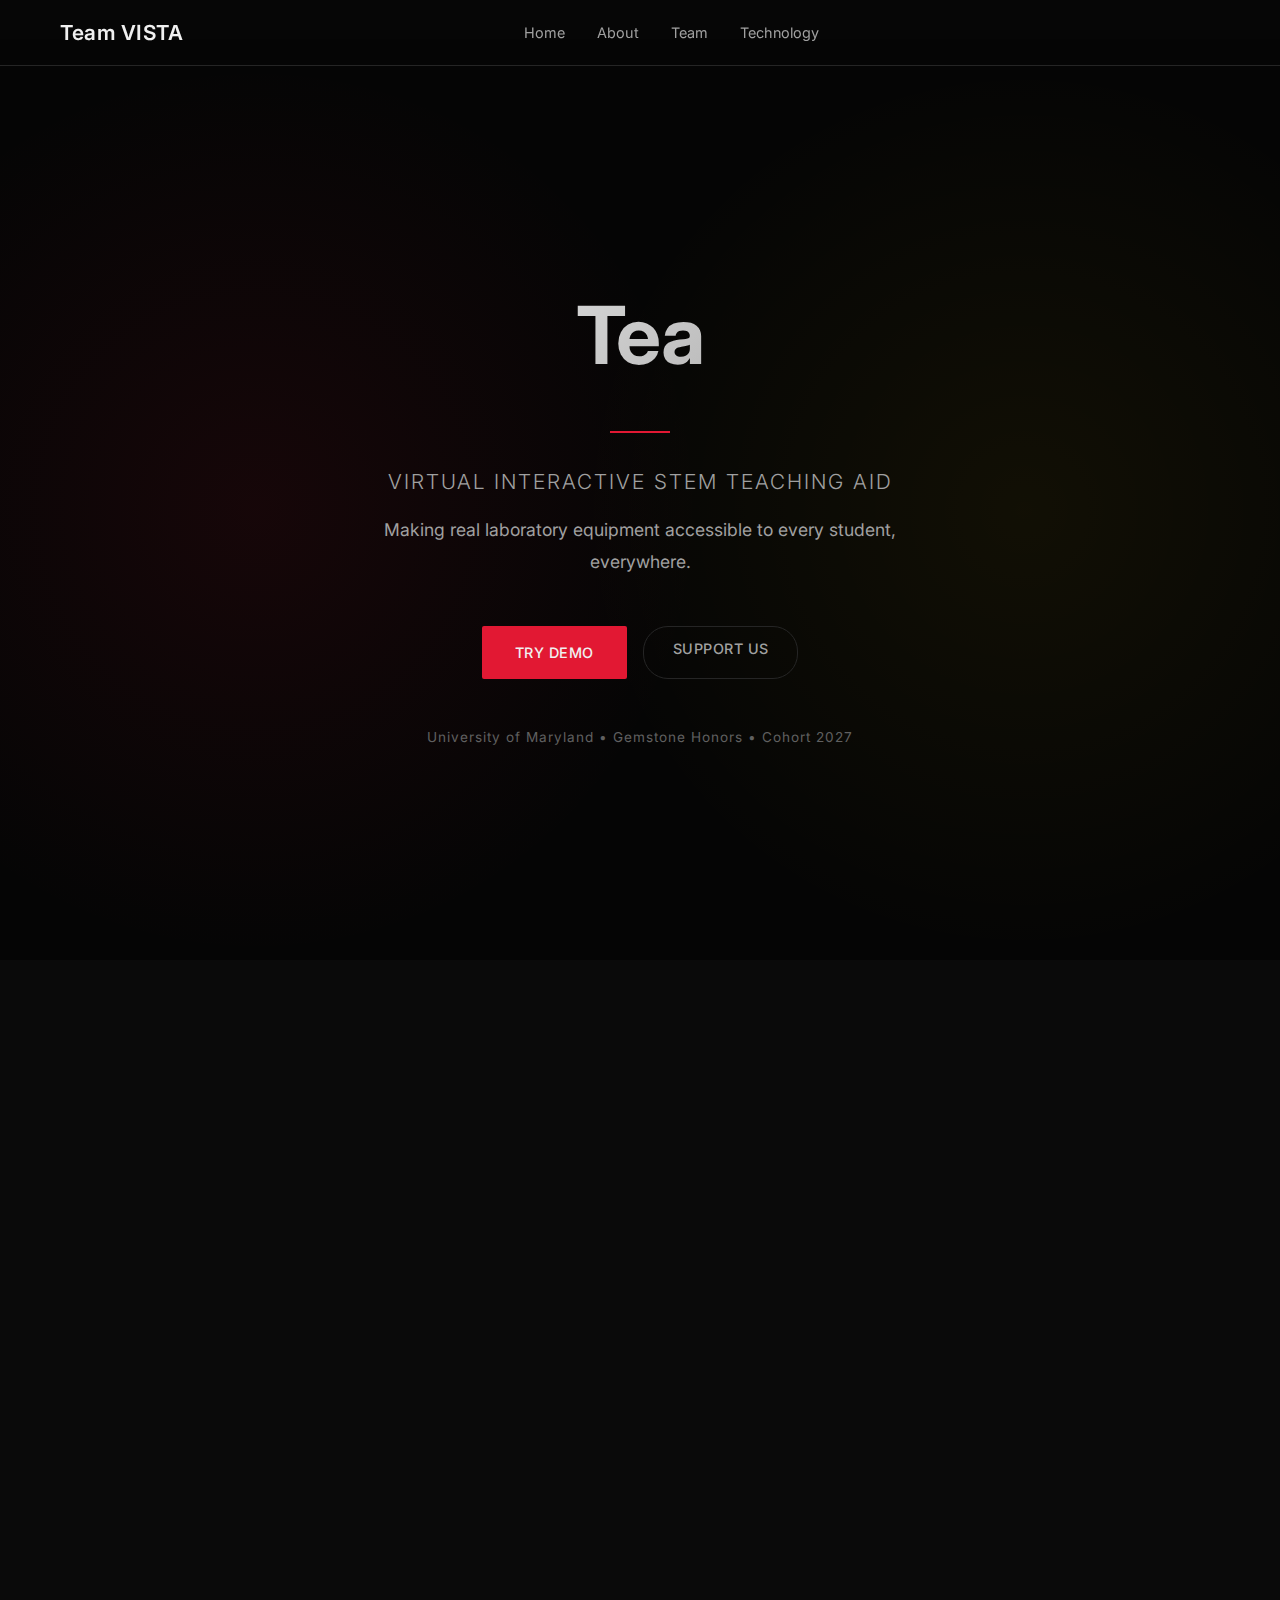
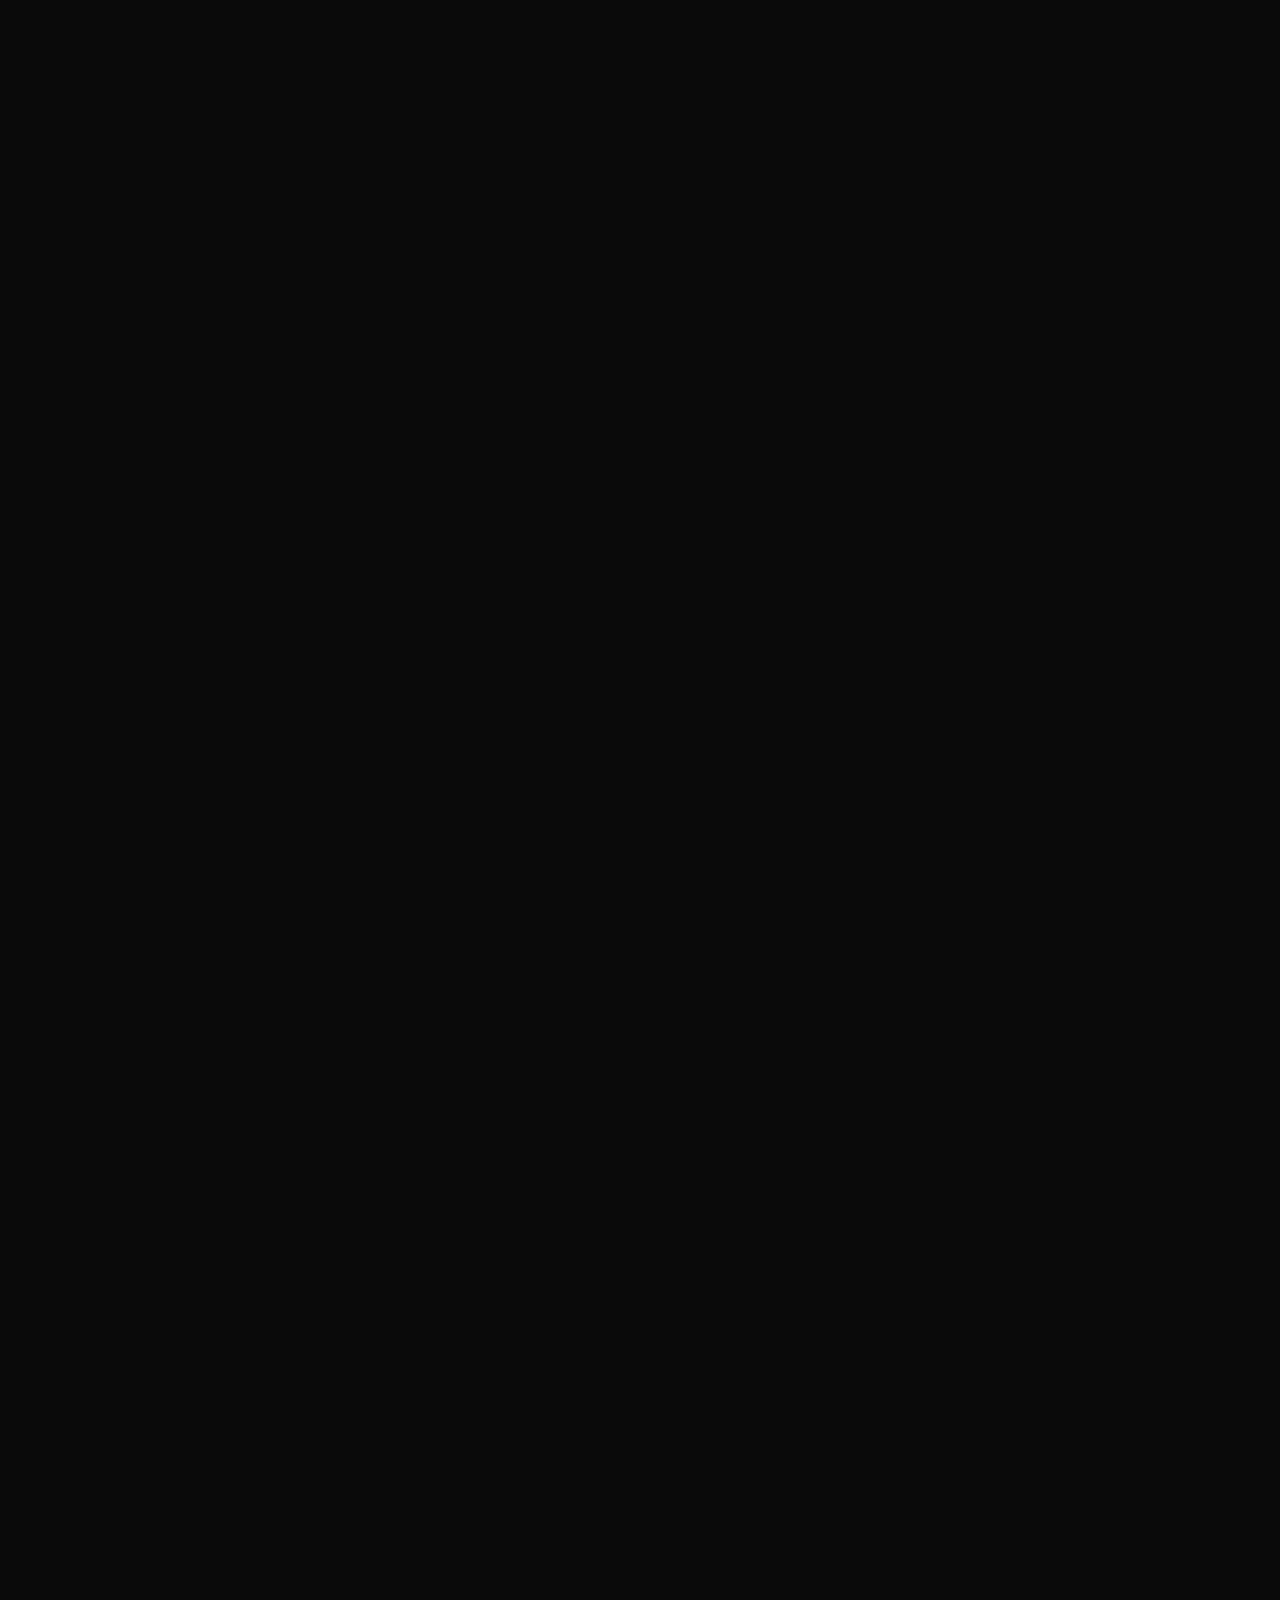
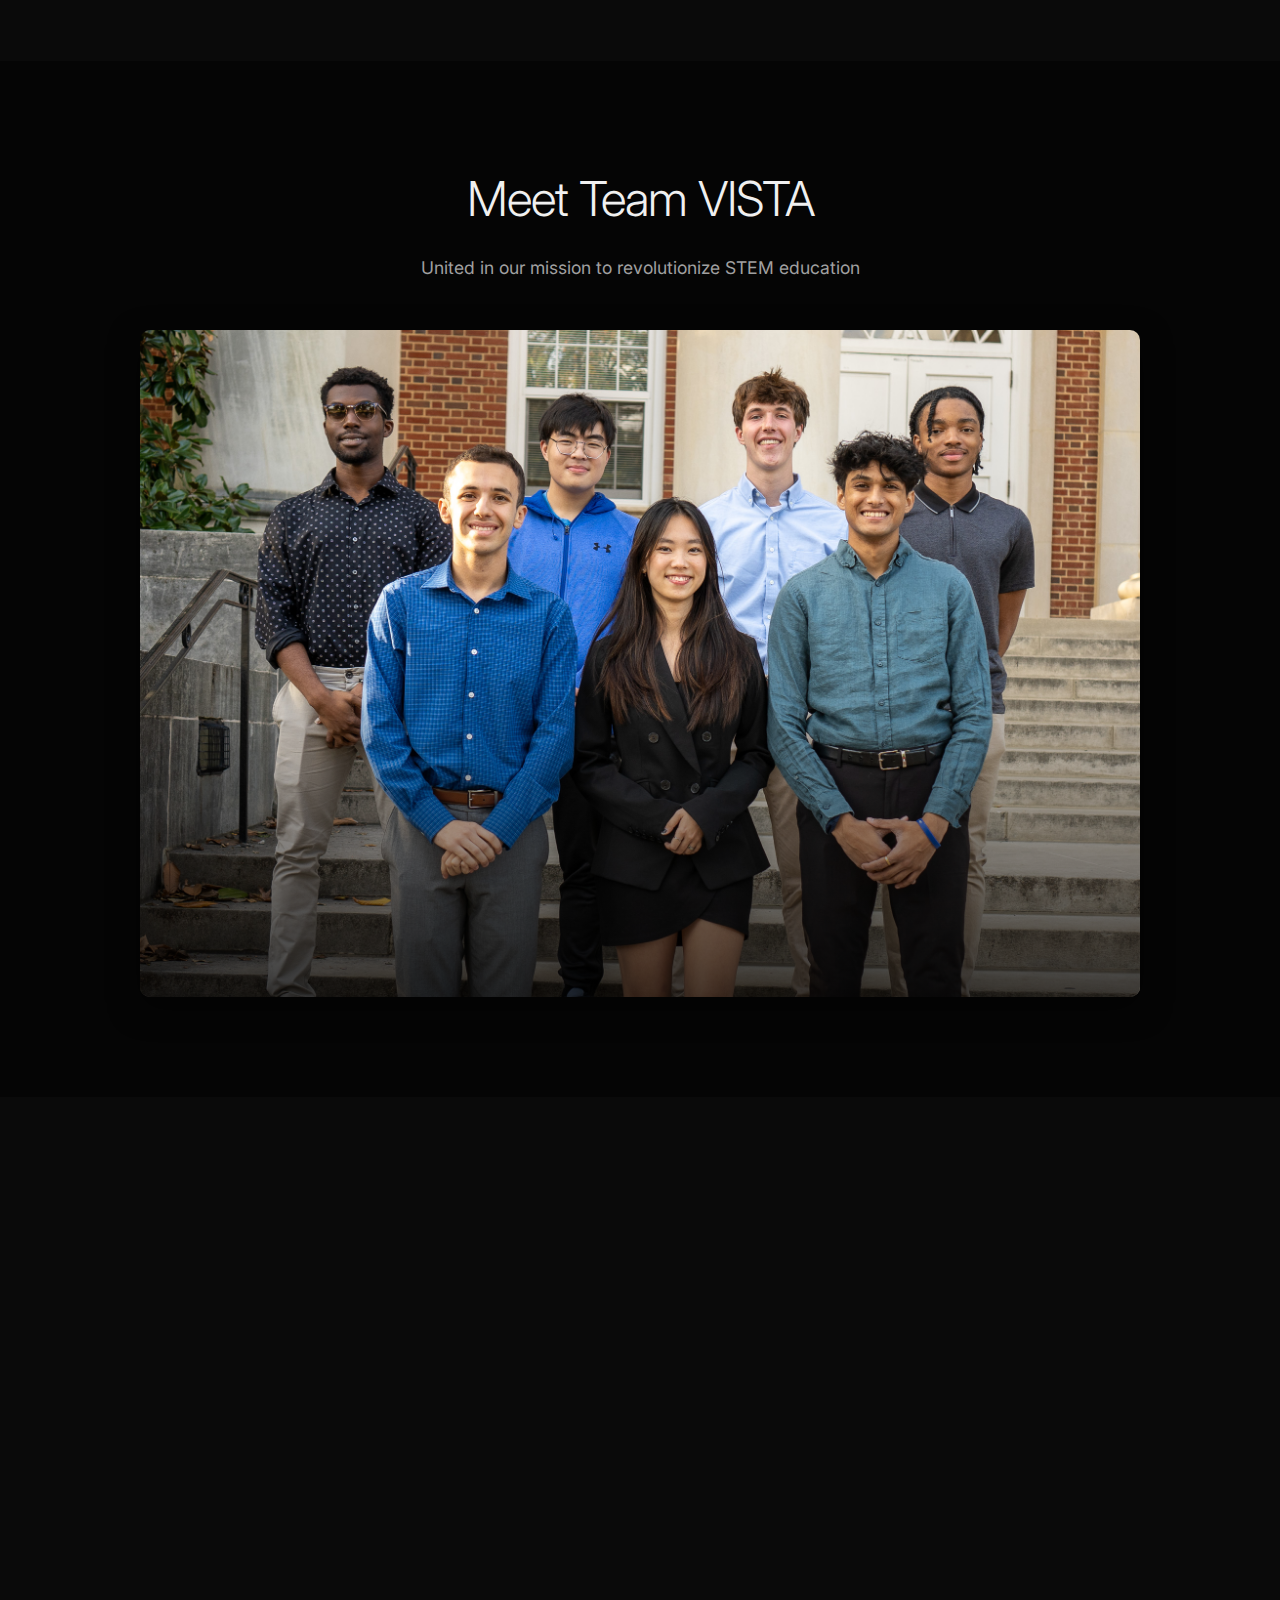
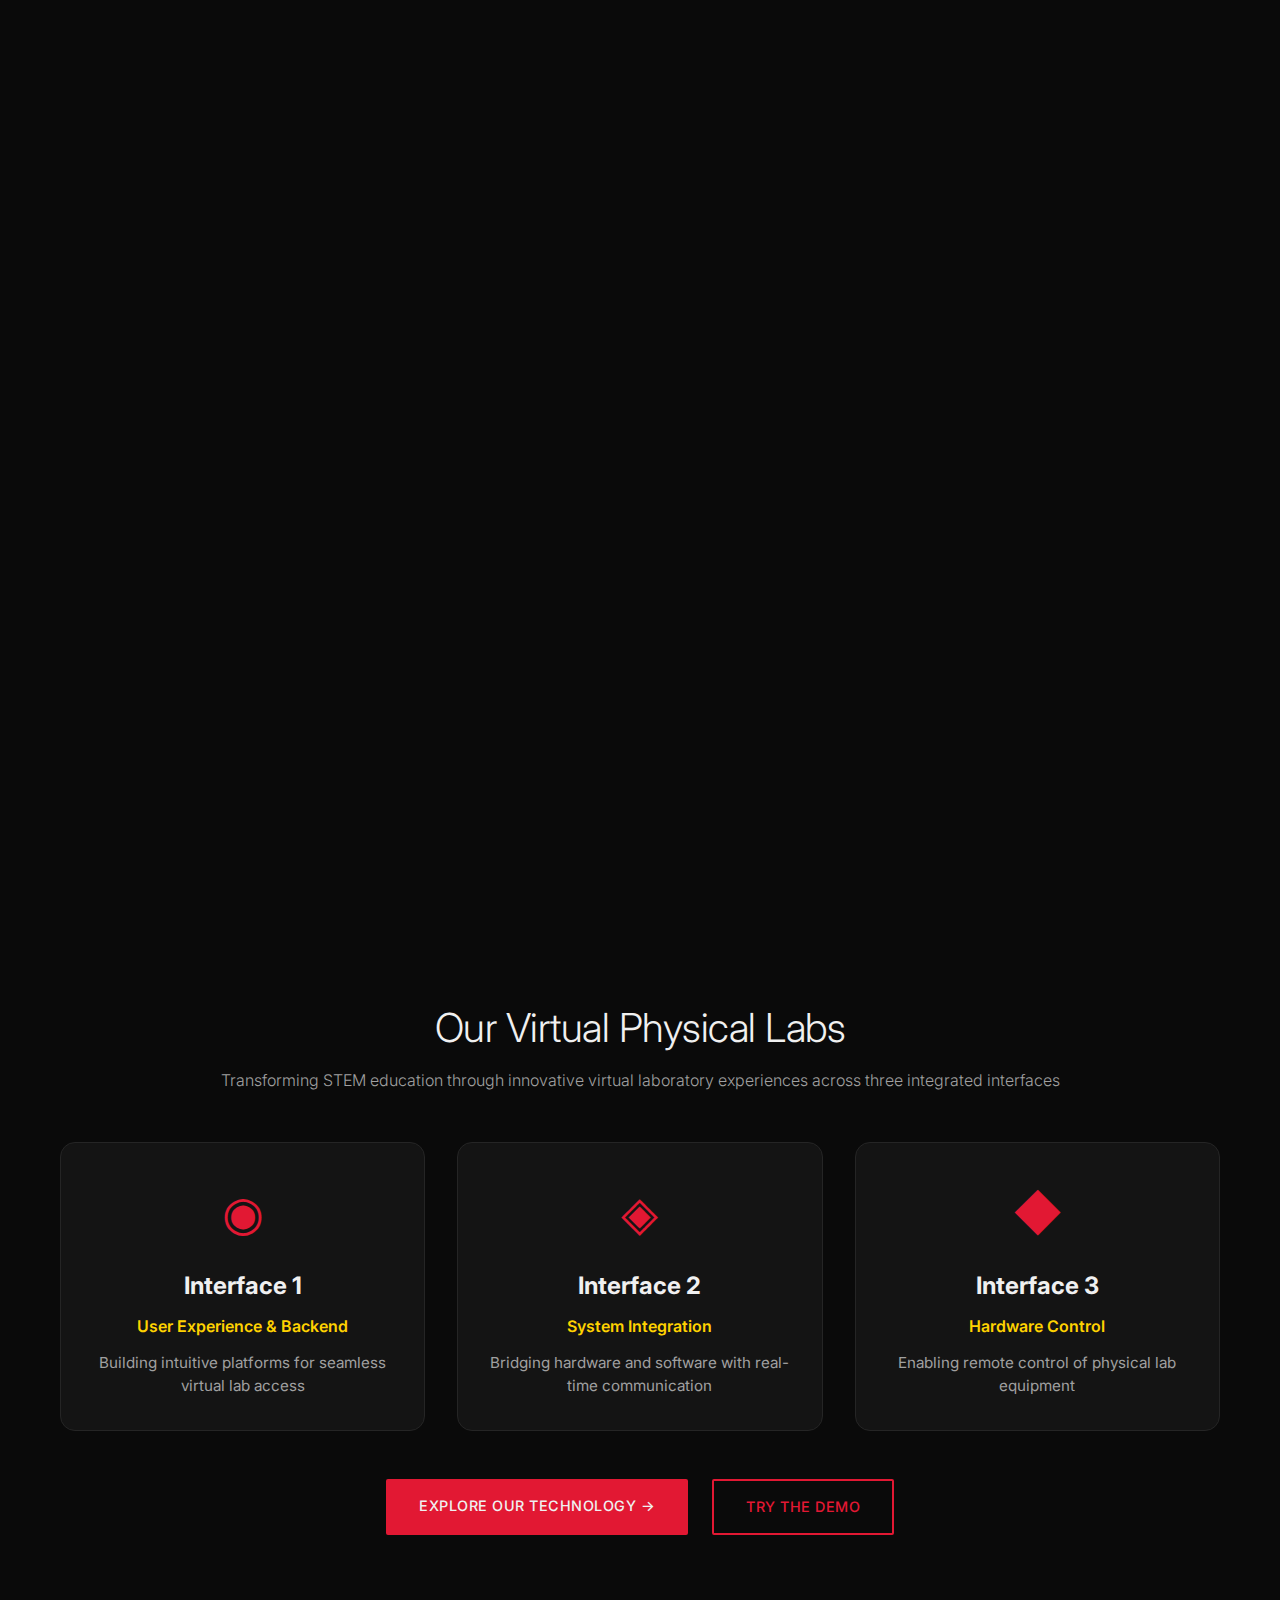
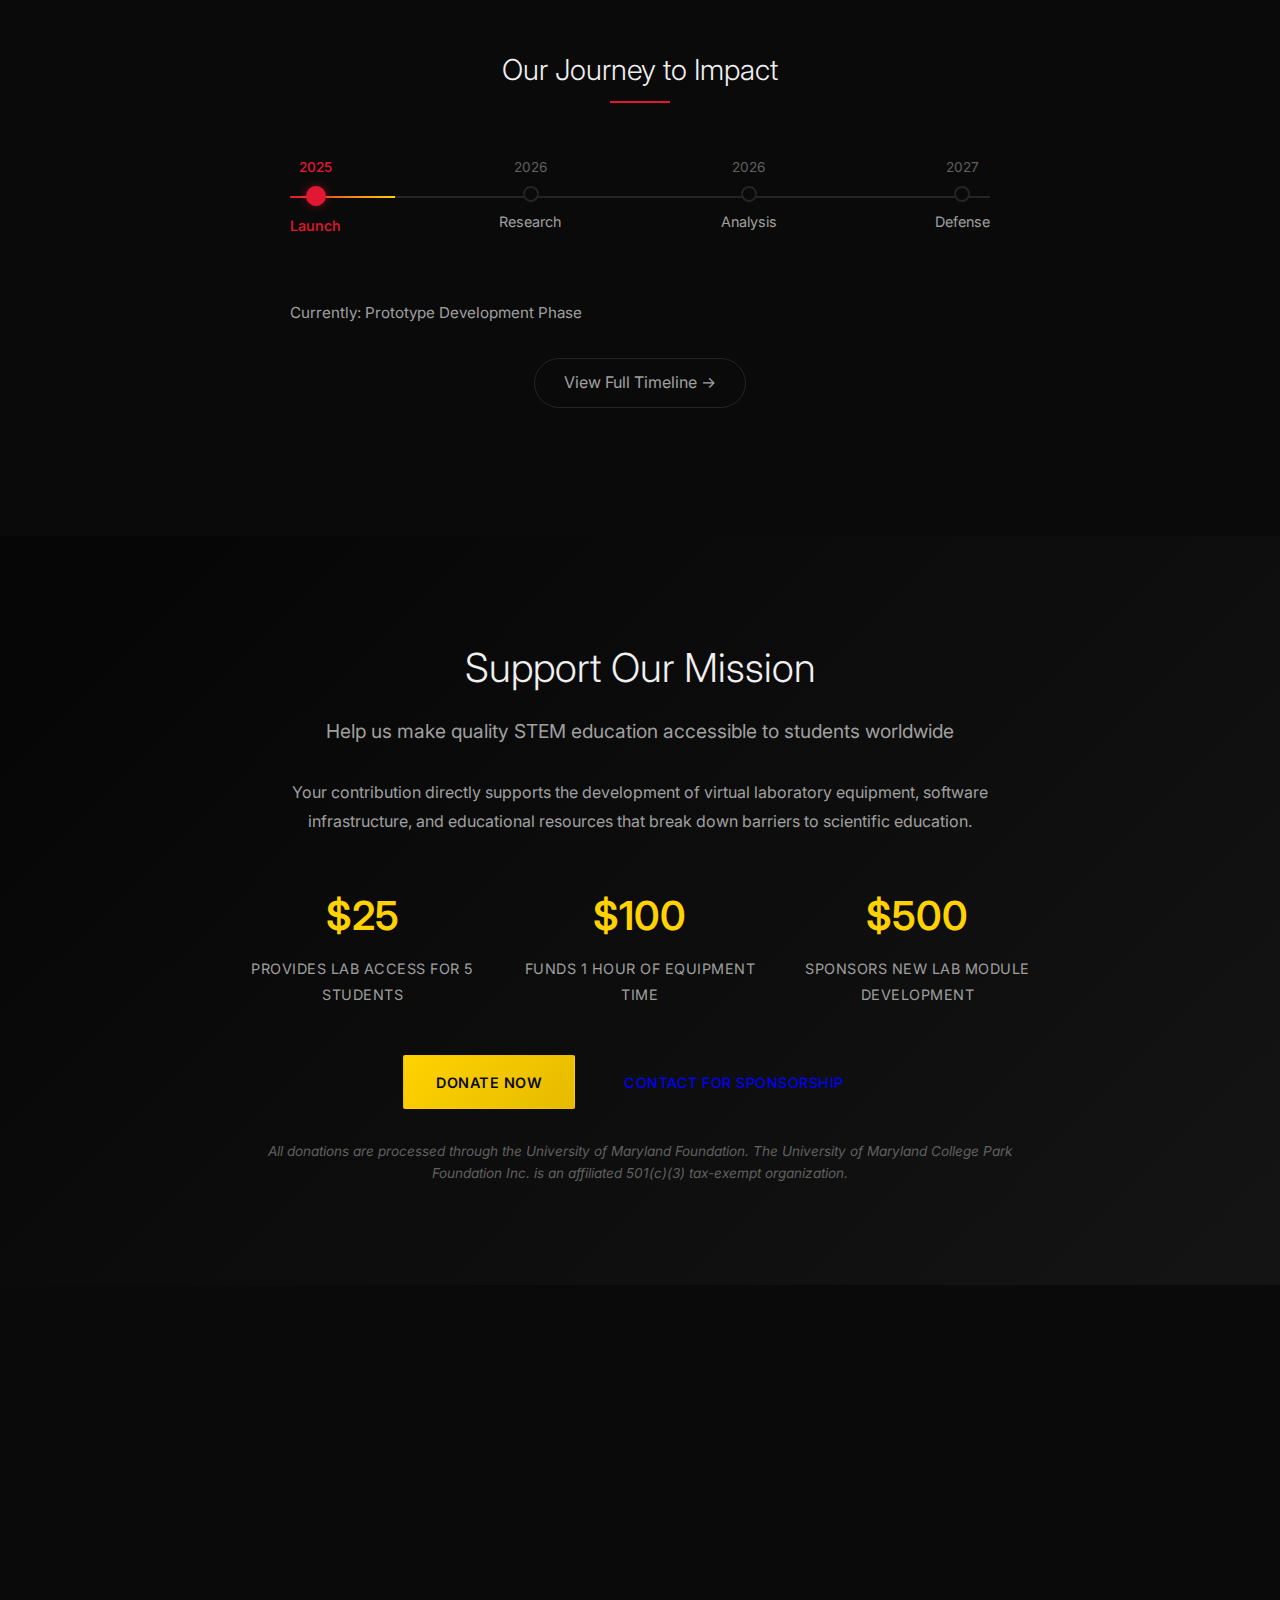
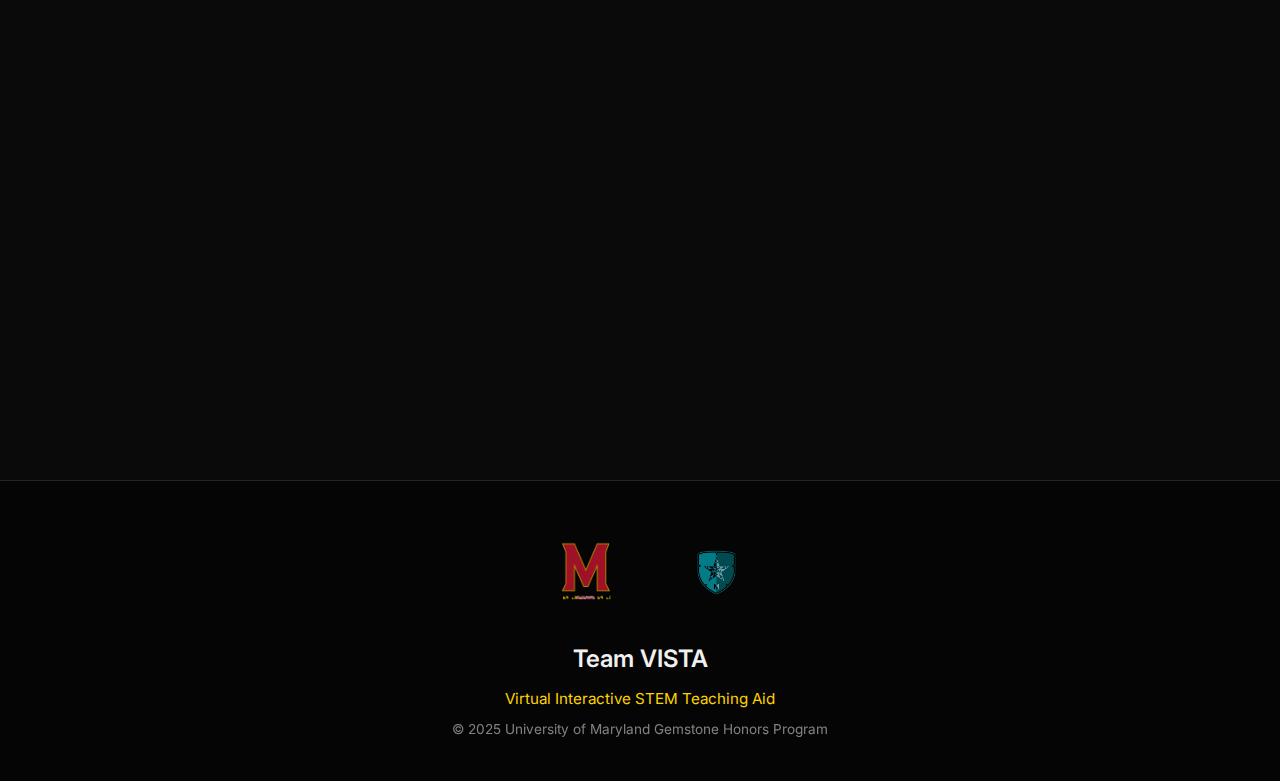
<file: index.html>
<!DOCTYPE html>
<html lang="en">
<head>
    <meta charset="UTF-8">
    <meta name="viewport" content="width=device-width, initial-scale=1.0">
    <meta name="description" content="Team VISTA - Virtual Interactive STEM Teaching Aid - A UMD Gemstone Honors research team developing virtual physical labs to transform STEM education">
    <title>Team VISTA | Virtual Interactive STEM Teaching Aid</title>
    <link rel="stylesheet" href="styles-dark.css">
    <link rel="preconnect" href="https://fonts.googleapis.com">
    <link rel="preconnect" href="https://fonts.gstatic.com" crossorigin>
    <link href="https://fonts.googleapis.com/css2?family=Inter:wght@300;400;500;600;700&display=swap" rel="stylesheet">
</head>
<body>
    <!-- Navigation -->
    <nav class="navbar">
        <div class="container">
            <div class="nav-brand">Team VISTA</div>
            <button class="nav-toggle" aria-label="Toggle navigation">
                <span></span>
                <span></span>
                <span></span>
            </button>
            <ul class="nav-menu">
                <li><a href="#home" class="nav-link">Home</a></li>
                <li><a href="#about" class="nav-link">About</a></li>
                <li><a href="#team" class="nav-link">Team</a></li>
                <li><a href="technology.html" class="nav-link">Technology</a></li>
                <li><a href="timeline.html" class="nav-link">Timeline</a></li>
                <li><a href="library.html" class="nav-link">Library</a></li>
                <li><a href="gallery.html" class="nav-link">Gallery</a></li>
                <li><a href="demo.html" class="nav-link">Demo</a></li>
                <li><a href="#contact" class="nav-link">Contact</a></li>
            </ul>
        </div>
    </nav>

    <!-- Hero Section -->
    <section id="home" class="hero">
        <div class="container">
            <div class="hero-content">
                <h1 class="hero-title">Team VISTA</h1>
                <div class="hero-divider"></div>
                <p class="hero-subtitle">Virtual Interactive STEM Teaching Aid</p>
                <p class="hero-description">
                    Making real laboratory equipment accessible to every student, everywhere.
                </p>
                <div class="hero-actions">
                    <a href="demo.html" class="btn btn-primary">Try Demo</a>
                    <a href="#donate" class="btn btn-outline">Support Us</a>
                </div>
                <div class="hero-affiliation">
                    <span>University of Maryland • Gemstone Honors • Cohort 2027</span>
                </div>
            </div>
        </div>
    </section>

    <!-- About Section -->
    <section id="about" class="about">
        <div class="container">
            <h2 class="section-title">Transforming STEM Education</h2>
            <p class="section-subtitle">Making virtual physical labs accessible to every student, everywhere</p>
            
            <!-- Mission Statement Card -->
            <div class="mission-card">
                <div class="mission-content">
                    <h3 class="mission-title">Our Vision</h3>
                    <p class="mission-text">
                        Team VISTA is revolutionizing STEM education through the design of <strong>virtual physical labs</strong> that 
                        emulate real laboratory experiences. We believe every student deserves access to hands-on science education, 
                        regardless of their location or circumstances.
                    </p>
                    <div class="mission-highlights">
                        <div class="highlight-item">
                            <span class="highlight-number">100%</span>
                            <span class="highlight-label">Remote Access</span>
                        </div>
                        <div class="highlight-item">
                            <span class="highlight-number">Real</span>
                            <span class="highlight-label">Lab Equipment</span>
                        </div>
                        <div class="highlight-item">
                            <span class="highlight-number">Live</span>
                            <span class="highlight-label">Data Streaming</span>
                        </div>
                    </div>
                </div>
            </div>

            <!-- Core Values Grid -->
            <div class="values-section">
                <h3 class="values-title">Core Values Driving Our Research</h3>
                <div class="values-grid">
                    <div class="value-card">
                        <div class="value-icon-wrapper">
                            <span class="value-icon">◉</span>
                        </div>
                        <h4>Accessibility</h4>
                        <p>Breaking down geographical and economic barriers to quality STEM education</p>
                    </div>
                    <div class="value-card">
                        <div class="value-icon-wrapper">
                            <span class="value-icon">◈</span>
                        </div>
                        <h4>Real-time Control</h4>
                        <p>Students control actual lab equipment and see immediate, authentic results</p>
                    </div>
                    <div class="value-card">
                        <div class="value-icon-wrapper">
                            <span class="value-icon">◆</span>
                        </div>
                        <h4>Authentic Learning</h4>
                        <p>Making mistakes and corrections in real-time, just like in physical labs</p>
                    </div>
                    <div class="value-card">
                        <div class="value-icon-wrapper">
                            <span class="value-icon">◊</span>
                        </div>
                        <h4>Inclusivity</h4>
                        <p>Ensuring equitable access to quality STEM education for all students</p>
                    </div>
                </div>
            </div>

            <!-- What Makes Us Different -->
            <div class="unique-approach">
                <h3 class="unique-title">What Sets Us Apart</h3>
                <div class="unique-grid">
                    <div class="unique-card">
                        <div class="unique-number">01</div>
                        <div class="unique-content">
                            <h4>Real Equipment, Not Simulations</h4>
                            <p>Students control actual laboratory hardware remotely. Every adjustment, measurement, and result comes from real physical equipment in our labs.</p>
                        </div>
                    </div>
                    <div class="unique-card">
                        <div class="unique-number">02</div>
                        <div class="unique-content">
                            <h4>Authentic Scientific Experience</h4>
                            <p>Experience real experimental challenges including equipment limitations, measurement uncertainties, and unexpected results that teach critical thinking.</p>
                        </div>
                    </div>
                    <div class="unique-card">
                        <div class="unique-number">03</div>
                        <div class="unique-content">
                            <h4>Collaborative Remote Learning</h4>
                            <p>Work with peers from anywhere in the world on the same experiment, fostering global scientific collaboration and teamwork.</p>
                        </div>
                    </div>
                </div>
            </div>
            
            <div class="gemstone-section">
                <div class="gemstone-container">
                    <div class="gemstone-header">
                        <div class="gemstone-title-group">
                            <h3 class="gemstone-title">The Gemstone Program</h3>
                            <p class="gemstone-subtitle">University of Maryland Honors College</p>
                        </div>
                        <img src="assets/gemstones_logo.png" alt="Gemstone Program" class="gemstone-logo">
                    </div>
                    <div class="gemstone-content">
                        <p>
                            A prestigious four-year multidisciplinary research program where undergraduate teams tackle 
                            society's most pressing challenges. Through collaborative research, mentorship from faculty experts, 
                            and rigorous academic inquiry, Gemstone teams like VISTA advance knowledge and create real-world impact.
                        </p>
                        <div class="gemstone-stats">
                            <div class="gemstone-stat">
                                <span class="stat-value">25+</span>
                                <span class="stat-label">Years of Excellence</span>
                            </div>
                            <div class="gemstone-stat">
                                <span class="stat-value">4</span>
                                <span class="stat-label">Year Program</span>
                            </div>
                            <div class="gemstone-stat">
                                <span class="stat-value">100+</span>
                                <span class="stat-label">Research Teams</span>
                            </div>
                        </div>
                    </div>
                </div>
            </div>
        </div>
    </section>

    <!-- Team Picture Section -->
    <section class="team-spotlight">
        <div class="container">
            <div class="spotlight-content">
                <div class="spotlight-text">
                    <h2 class="spotlight-title">Meet Team VISTA</h2>
                    <p class="spotlight-subtitle">United in our mission to revolutionize STEM education</p>
                </div>
                <div class="team-photo-container">
                    <img src="assets/vista_team_picture.JPEG" alt="Team VISTA Group Photo" class="team-photo">
                    <div class="photo-overlay"></div>
                </div>
            </div>
        </div>
    </section>

    <!-- Team Section -->
    <section id="team" class="team">
        <div class="container">
            <h2 class="section-title">Team Members</h2>
            <p class="section-subtitle">
                The brilliant minds behind our virtual laboratory innovations
            </p>
            
            <!-- Faculty Mentor -->
            <div class="mentor-section">
                <h3 class="mentor-title">Faculty Mentor</h3>
                <div class="mentor-card">
                    <div class="mentor-image">
                        <img src="assets/xin_zan_portrait.jpg" alt="Xin Zan">
                    </div>
                    <div class="mentor-info">
                        <h3>Dr. Xin Zan</h3>
                        <p class="mentor-role">Faculty Advisor</p>
                        <p class="mentor-bio">Dr. Zan guides Team VISTA in developing innovative virtual laboratory solutions, bringing expertise in educational technology and system integration to support our mission of making STEM education accessible to all.</p>
                    </div>
                </div>
            </div>
            
            <div class="interface-section">
                <h3 class="interface-title">Interface 1 • UI/UX</h3>
                <div class="team-grid">
                    <div class="team-member">
                        <div class="member-image">
                            <img src="assets/ayolani_akinwale_portrait.jpeg" alt="Ayolani Akinwale">
                        </div>
                        <div class="member-details">
                            <h3>Ayolani Akinwale</h3>
                            <p class="member-role">Team Liaison</p>
                            <p class="member-interface">Interface 1</p>
                        </div>
                    </div>
                    <div class="team-member">
                        <div class="member-image">
                            <img src="assets/daniel_kim_portrait.png" alt="Daniel Kim">
                        </div>
                        <div class="member-details">
                            <h3>Daniel Kim</h3>
                            <p class="member-role">Library Liaison</p>
                            <p class="member-interface">Interface 1</p>
                        </div>
                    </div>
                </div>
            </div>

            <div class="interface-section">
                <h3 class="interface-title">Interface 2 • Integration</h3>
                <div class="team-grid">
                    <div class="team-member">
                        <div class="member-image">
                            <img src="assets/harshil_agarwal_portrait.jpeg" alt="Harshil Agarwal">
                        </div>
                        <div class="member-details">
                            <h3>Harshil Agarwal</h3>
                            <p class="member-role">Web Liaison</p>
                            <p class="member-interface">Interface 2</p>
                        </div>
                    </div>
                    <div class="team-member">
                        <div class="member-image">
                            <img src="assets/nicky_zhang_portrait.png" alt="Nicky Zhang">
                        </div>
                        <div class="member-details">
                            <h3>Nicky Zhang</h3>
                            <p class="member-role">Secretary</p>
                            <p class="member-interface">Interface 2</p>
                        </div>
                    </div>
                </div>
            </div>

            <div class="interface-section">
                <h3 class="interface-title">Interface 3 • Hardware</h3>
                <div class="team-grid">
                    <div class="team-member">
                        <div class="member-image">
                            <img src="assets/ben_nathan_portrait.jpeg" alt="Ben Nathan">
                        </div>
                        <div class="member-details">
                            <h3>Ben Nathan</h3>
                            <p class="member-role">Mentor Liaison</p>
                            <p class="member-interface">Interface 3</p>
                        </div>
                    </div>
                    <div class="team-member">
                        <div class="member-image">
                            <img src="assets/markel_williams_portrait.png" alt="Markell Morris">
                        </div>
                        <div class="member-details">
                            <h3>Markell Morris</h3>
                            <p class="member-role">Social Media Manager</p>
                            <p class="member-interface">Interface 3</p>
                        </div>
                    </div>
                    <div class="team-member">
                        <div class="member-image">
                            <img src="assets/alex_campbell_portrait.jpeg" alt="Alexander Campbell">
                        </div>
                        <div class="member-details">
                            <h3>Alexander Campbell</h3>
                            <p class="member-role">Treasurer</p>
                            <p class="member-interface">Interface 3</p>
                        </div>
                    </div>
                </div>
            </div>
        </div>
    </section>

    <!-- Technology Section -->
    <section id="projects" class="projects">
        <div class="container">
            <h2 class="section-title">Our Virtual Physical Labs</h2>
            <p class="section-subtitle">
                Transforming STEM education through innovative virtual laboratory experiences across three integrated interfaces
            </p>
            
            <div class="interface-cards">
                <div class="interface-card">
                    <div class="interface-icon">◉</div>
                    <h3>Interface 1</h3>
                    <p class="interface-brief">User Experience & Backend</p>
                    <p class="interface-tagline">Building intuitive platforms for seamless virtual lab access</p>
                </div>

                <div class="interface-card">
                    <div class="interface-icon">◈</div>
                    <h3>Interface 2</h3>
                    <p class="interface-brief">System Integration</p>
                    <p class="interface-tagline">Bridging hardware and software with real-time communication</p>
                </div>

                <div class="interface-card">
                    <div class="interface-icon">◆</div>
                    <h3>Interface 3</h3>
                    <p class="interface-brief">Hardware Control</p>
                    <p class="interface-tagline">Enabling remote control of physical lab equipment</p>
                </div>
            </div>

            <div class="projects-cta">
                <a href="technology.html" class="btn btn-primary">Explore Our Technology →</a>
                <a href="demo.html" class="btn btn-secondary">Try the Demo</a>
            </div>
            
            <!-- Compact Timeline Preview -->
            <div class="timeline-simple">
                <h3 class="timeline-title">Our Journey to Impact</h3>
                <div class="timeline-mini">
                    <div class="timeline-track">
                        <div class="timeline-progress-bar"></div>
                        <div class="timeline-points">
                            <div class="timeline-point active">
                                <span class="point-year">2025</span>
                                <span class="point-label">Launch</span>
                            </div>
                            <div class="timeline-point">
                                <span class="point-year">2026</span>
                                <span class="point-label">Research</span>
                            </div>
                            <div class="timeline-point">
                                <span class="point-year">2026</span>
                                <span class="point-label">Analysis</span>
                            </div>
                            <div class="timeline-point">
                                <span class="point-year">2027</span>
                                <span class="point-label">Defense</span>
                            </div>
                        </div>
                    </div>
                    <p class="timeline-status">Currently: Prototype Development Phase</p>
                </div>
                <div class="timeline-link">
                    <a href="timeline.html" class="timeline-btn">View Full Timeline →</a>
                </div>
            </div>
        </div>
    </section>


    <!-- Fundraising Section -->
    <section id="donate" class="donate-section">
        <div class="container">
            <div class="donate-content">
                <h2 class="donate-title">Support Our Mission</h2>
                <p class="donate-subtitle">
                    Help us make quality STEM education accessible to students worldwide
                </p>
                <p class="donate-description">
                    Your contribution directly supports the development of virtual laboratory equipment, 
                    software infrastructure, and educational resources that break down barriers to scientific education.
                </p>
                <div class="donate-stats">
                    <div class="stat-item">
                        <span class="stat-number">$25</span>
                        <span class="stat-label">Provides lab access for 5 students</span>
                    </div>
                    <div class="stat-item">
                        <span class="stat-number">$100</span>
                        <span class="stat-label">Funds 1 hour of equipment time</span>
                    </div>
                    <div class="stat-item">
                        <span class="stat-number">$500</span>
                        <span class="stat-label">Sponsors new lab module development</span>
                    </div>
                </div>
                <div class="donate-actions">
                    <a href="#" class="btn btn-donate">Donate Now</a>
                    <a href="#contact" class="btn btn-outline-light">Contact for Sponsorship</a>
                </div>
                <p class="donate-note">
                    All donations are processed through the University of Maryland Foundation. 
                    The University of Maryland College Park Foundation Inc. is an affiliated 501(c)(3) tax-exempt organization.
                </p>
            </div>
        </div>
    </section>

    <!-- Contact Section -->
    <section id="contact" class="contact">
        <div class="container">
            <h2 class="section-title">Contact Us</h2>
            <p class="section-subtitle">
                Have questions about our research? We'd love to hear from you.
            </p>
            <div class="contact-container">
                <div class="contact-info">
                    <h3>Get in Touch</h3>
                    <div class="contact-item">
                        <h4>Email</h4>
                        <p><a href="mailto:teamVISTA7@gmail.com">teamVISTA7@gmail.com</a></p>
                    </div>
                    <div class="contact-item">
                        <h4>Address</h4>
                        <p>University of Maryland<br>
                        College Park, MD 20742<br>
                        Gemstone Honors Program</p>
                    </div>
                    <div class="contact-item">
                        <h4>Links</h4>
                        <div class="contact-links">
                            <a href="https://github.com/GEMS-VISTA" target="_blank">GitHub</a>
                            <a href="https://gemstone.umd.edu" target="_blank">Gemstone Program</a>
                            <a href="https://umd.edu" target="_blank">University of Maryland</a>
                        </div>
                    </div>
                </div>
                <div class="contact-form">
                    <h3>Send us a Message</h3>
                    <form id="contactForm">
                        <div class="form-row">
                            <div class="form-group">
                                <input type="text" id="name" name="name" placeholder="Your Name" required>
                            </div>
                            <div class="form-group">
                                <input type="email" id="email" name="email" placeholder="Your Email" required>
                            </div>
                        </div>
                        <div class="form-group">
                            <input type="text" id="subject" name="subject" placeholder="Subject" required>
                        </div>
                        <div class="form-group">
                            <textarea id="message" name="message" rows="6" placeholder="Your Message" required></textarea>
                        </div>
                        <button type="submit" class="btn btn-primary">Send Message</button>
                    </form>
                </div>
            </div>
        </div>
    </section>

    <!-- Footer -->
    <footer class="footer">
        <div class="container">
            <div class="footer-content">
                <div class="footer-logos">
                    <a href="https://umd.edu" target="_blank" rel="noopener noreferrer">
                        <img src="assets/Maryland-Terrapins-Logo.png" alt="UMD Logo" class="footer-logo">
                    </a>
                    <a href="https://gemstone.umd.edu" target="_blank" rel="noopener noreferrer">
                        <img src="assets/gemstones_logo.png" alt="Gemstone Logo" class="footer-logo">
                    </a>
                </div>
                <div class="footer-text">
                    <p class="footer-title">Team VISTA</p>
                    <p class="footer-subtitle">Virtual Interactive STEM Teaching Aid</p>
                    <p class="footer-copyright">© 2025 University of Maryland Gemstone Honors Program</p>
                </div>
            </div>
        </div>
    </footer>

    <script src="script.js"></script>
</body>
</html>
</file>
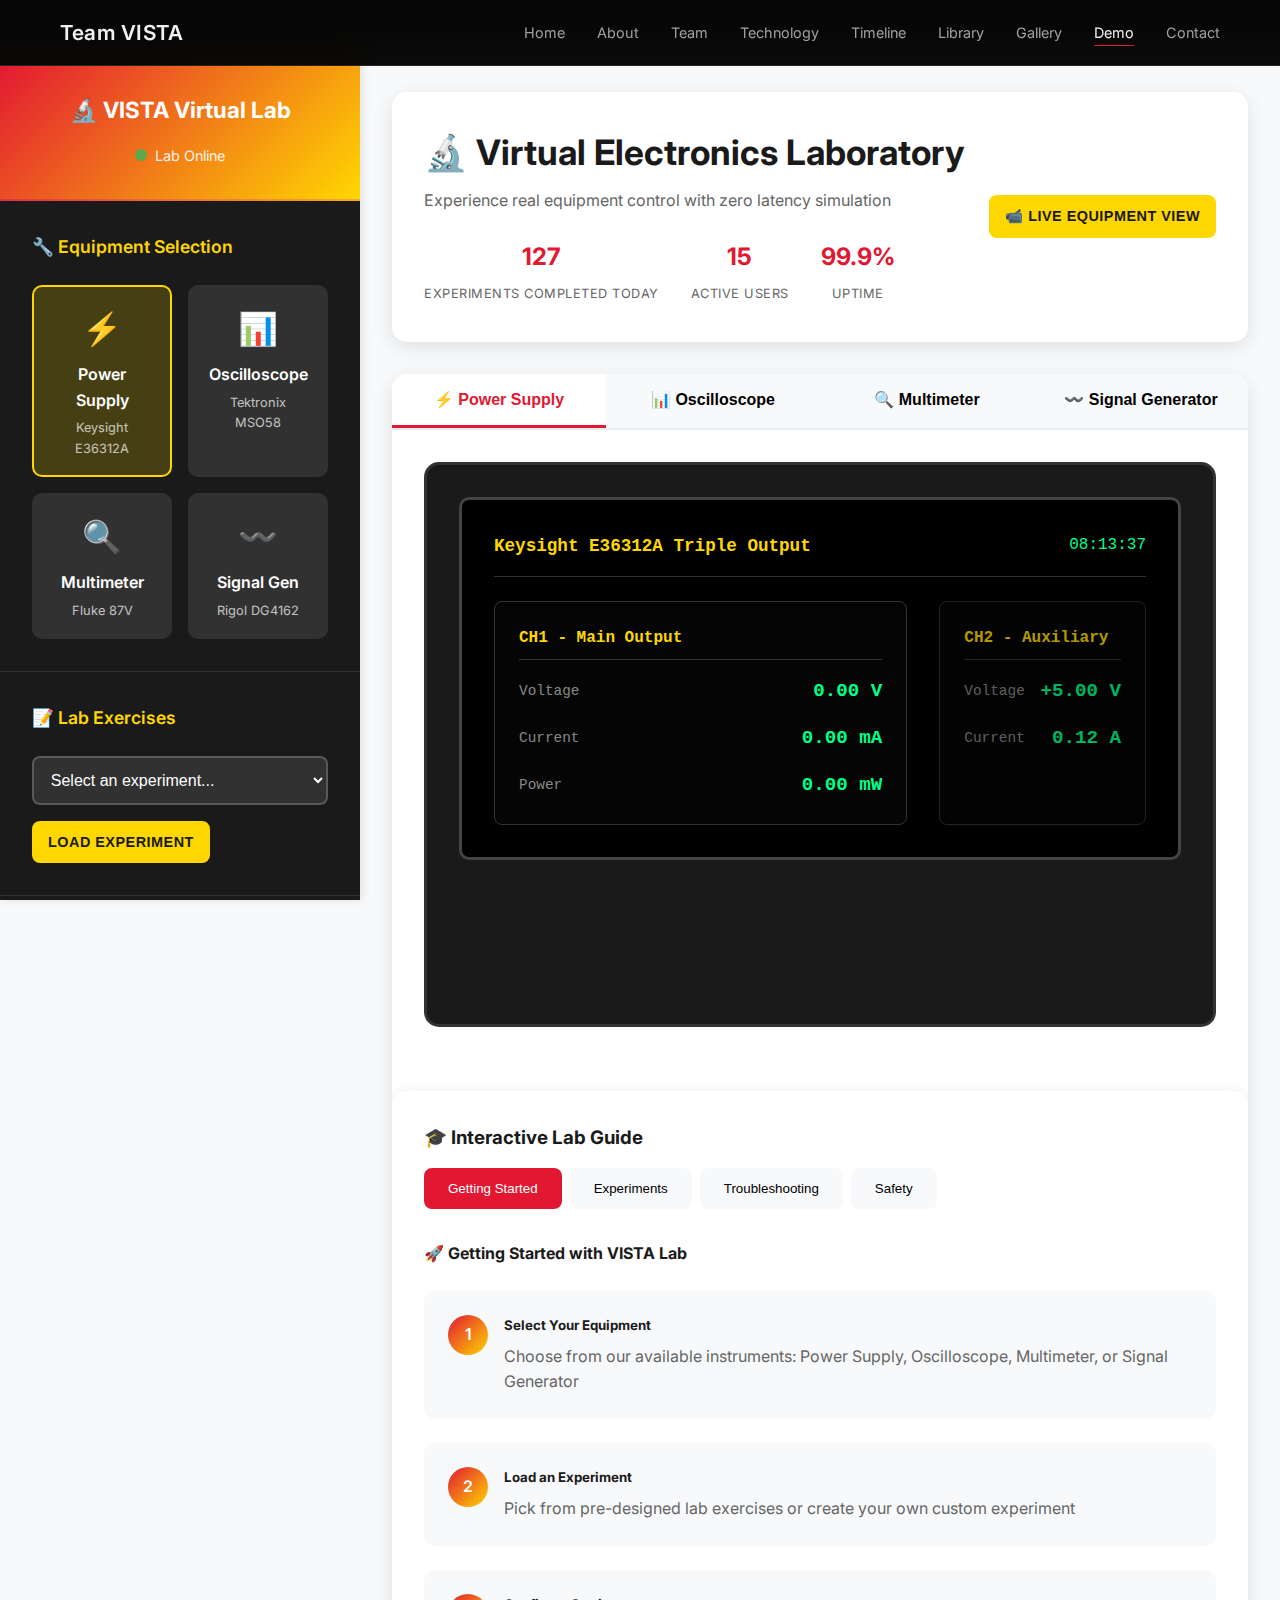
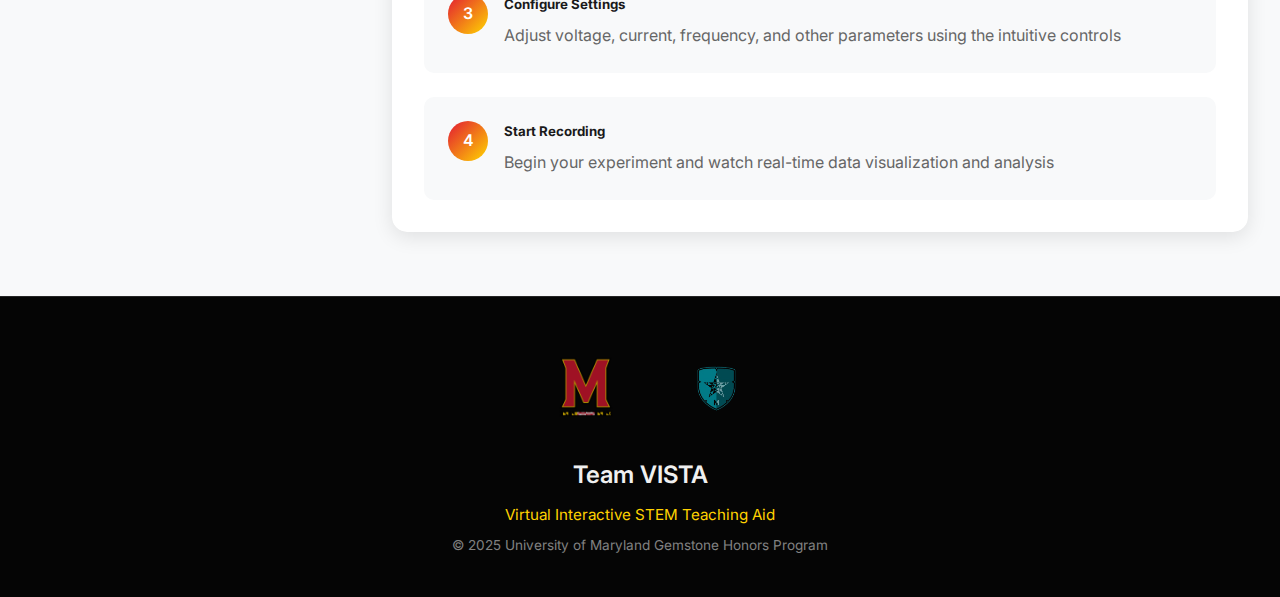
<file: demo.html>
<!DOCTYPE html>
<html lang="en">
<head>
    <meta charset="UTF-8">
    <meta name="viewport" content="width=device-width, initial-scale=1.0">
    <meta name="description" content="Team VISTA Virtual Lab Demo - Experience our virtual physical STEM laboratory">
    <title>Virtual Lab Demo | Team VISTA</title>
    <link rel="stylesheet" href="styles-dark.css">
    <link rel="stylesheet" href="demo-styles.css">
    <link rel="preconnect" href="https://fonts.googleapis.com">
    <link rel="preconnect" href="https://fonts.gstatic.com" crossorigin>
    <link href="https://fonts.googleapis.com/css2?family=Inter:wght@300;400;500;600;700&display=swap" rel="stylesheet">
</head>
<body>
    <!-- Navigation -->
    <nav class="navbar">
        <div class="container">
            <div class="nav-brand">Team VISTA</div>
            <button class="nav-toggle" aria-label="Toggle navigation">
                <span></span>
                <span></span>
                <span></span>
            </button>
            <ul class="nav-menu">
                <li><a href="index.html" class="nav-link">Home</a></li>
                <li><a href="index.html#about" class="nav-link">About</a></li>
                <li><a href="index.html#team" class="nav-link">Team</a></li>
                <li><a href="technology.html" class="nav-link">Technology</a></li>
                <li><a href="timeline.html" class="nav-link">Timeline</a></li>
                <li><a href="library.html" class="nav-link">Library</a></li>
                <li><a href="gallery.html" class="nav-link">Gallery</a></li>
                <li><a href="demo.html" class="nav-link active">Demo</a></li>
                <li><a href="index.html#contact" class="nav-link">Contact</a></li>
            </ul>
        </div>
    </nav>

    <!-- Demo Container -->
    <div class="demo-container">
        <!-- Enhanced Sidebar -->
        <aside class="demo-sidebar">
            <div class="sidebar-header">
                <h2>🔬 VISTA Virtual Lab</h2>
                <div class="lab-status">
                    <span class="status-indicator online"></span>
                    <span>Lab Online</span>
                </div>
            </div>
            
            <!-- Equipment Selection -->
            <div class="control-section">
                <h3>🔧 Equipment Selection</h3>
                <div class="equipment-grid">
                    <div class="equipment-card active" data-equipment="power-supply">
                        <div class="equipment-icon">⚡</div>
                        <div class="equipment-name">Power Supply</div>
                        <div class="equipment-model">Keysight E36312A</div>
                    </div>
                    <div class="equipment-card" data-equipment="oscilloscope">
                        <div class="equipment-icon">📊</div>
                        <div class="equipment-name">Oscilloscope</div>
                        <div class="equipment-model">Tektronix MSO58</div>
                    </div>
                    <div class="equipment-card" data-equipment="multimeter">
                        <div class="equipment-icon">🔍</div>
                        <div class="equipment-name">Multimeter</div>
                        <div class="equipment-model">Fluke 87V</div>
                    </div>
                    <div class="equipment-card" data-equipment="signal-gen">
                        <div class="equipment-icon">〰️</div>
                        <div class="equipment-name">Signal Gen</div>
                        <div class="equipment-model">Rigol DG4162</div>
                    </div>
                </div>
            </div>
            
            <!-- Experiment Templates -->
            <div class="control-section">
                <h3>📝 Lab Exercises</h3>
                <select id="experimentSelect" class="control-select">
                    <option value="">Select an experiment...</option>
                    <option value="ohms-law">Ohm's Law Verification</option>
                    <option value="rc-circuit">RC Time Constant</option>
                    <option value="diode-char">Diode Characteristics</option>
                    <option value="amplifier">Op-Amp Basics</option>
                </select>
                <button class="btn btn-secondary" id="loadExperiment">Load Experiment</button>
            </div>

            <!-- Power Supply Controls -->
            <div class="control-section" id="powerSupplyControls">
                <h3>Power Supply Settings</h3>
                <div class="control-group">
                    <label for="voltage">Voltage (V)</label>
                    <input type="range" id="voltage" min="0" max="30" value="5" step="0.1">
                    <span class="value-display" id="voltageDisplay">5.0 V</span>
                </div>
                <div class="control-group">
                    <label for="current">Current Limit (A)</label>
                    <input type="range" id="current" min="0" max="5" value="1" step="0.1">
                    <span class="value-display" id="currentDisplay">1.0 A</span>
                </div>
                <div class="control-group">
                    <button class="control-btn" id="outputToggle">Output: OFF</button>
                </div>
            </div>

            <!-- Enhanced Connection Status -->
            <div class="control-section">
                <h3>🌐 Connection Status</h3>
                <div class="connection-grid">
                    <div class="connection-item">
                        <span class="status-dot active"></span>
                        <div>
                            <div class="connection-label">Lab Server</div>
                            <div class="connection-value">Connected</div>
                        </div>
                    </div>
                    <div class="connection-item">
                        <span class="status-dot active"></span>
                        <div>
                            <div class="connection-label">Equipment</div>
                            <div class="connection-value">3/4 Online</div>
                        </div>
                    </div>
                    <div class="connection-item">
                        <span class="status-dot warning"></span>
                        <div>
                            <div class="connection-label">Video Feed</div>
                            <div class="connection-value">720p</div>
                        </div>
                    </div>
                </div>
                <div class="status-metrics">
                    <div class="metric">
                        <span class="metric-label">Latency</span>
                        <span class="metric-value" id="latency">23ms</span>
                    </div>
                    <div class="metric">
                        <span class="metric-label">Data Rate</span>
                        <span class="metric-value" id="dataRate">60 Hz</span>
                    </div>
                    <div class="metric">
                        <span class="metric-label">Users Online</span>
                        <span class="metric-value" id="usersOnline">7</span>
                    </div>
                </div>
            </div>
            
            <!-- Live Collaboration -->
            <div class="control-section">
                <h3>👥 Collaboration</h3>
                <div class="user-list">
                    <div class="user-item">
                        <div class="user-avatar">H</div>
                        <div class="user-info">
                            <div class="user-name">Harshil (You)</div>
                            <div class="user-status">Controlling Equipment</div>
                        </div>
                    </div>
                    <div class="user-item">
                        <div class="user-avatar">L</div>
                        <div class="user-info">
                            <div class="user-name">Luna</div>
                            <div class="user-status">Observing</div>
                        </div>
                    </div>
                    <div class="user-item">
                        <div class="user-avatar">B</div>
                        <div class="user-info">
                            <div class="user-name">Ben</div>
                            <div class="user-status">Taking Notes</div>
                        </div>
                    </div>
                </div>
                <button class="btn btn-outline" id="shareSession">Share Session</button>
            </div>

            <!-- Enhanced Actions -->
            <div class="control-section">
                <h3>🚀 Actions</h3>
                <div class="action-grid">
                    <button class="btn btn-primary" id="startExperiment">
                        <span class="btn-icon">▶️</span>
                        Start Experiment
                    </button>
                    <button class="btn btn-secondary" id="pauseExperiment">
                        <span class="btn-icon">⏸️</span>
                        Pause
                    </button>
                    <button class="btn btn-outline" id="downloadData">
                        <span class="btn-icon">💾</span>
                        Export Data
                    </button>
                    <button class="btn btn-outline" id="shareResults">
                        <span class="btn-icon">📤</span>
                        Share
                    </button>
                </div>
                <div class="recording-status">
                    <span class="recording-dot"></span>
                    <span id="recordingTime">00:00</span>
                </div>
            </div>
        </aside>

        <!-- Enhanced Main Demo Area -->
        <main class="demo-main">
            <!-- Enhanced Header -->
            <div class="demo-header">
                <div class="header-content">
                    <h1>🔬 Virtual Electronics Laboratory</h1>
                    <p>Experience real equipment control with zero latency simulation</p>
                    <div class="header-stats">
                        <div class="stat">
                            <span class="stat-number">127</span>
                            <span class="stat-label">Experiments Completed Today</span>
                        </div>
                        <div class="stat">
                            <span class="stat-number">15</span>
                            <span class="stat-label">Active Users</span>
                        </div>
                        <div class="stat">
                            <span class="stat-number">99.9%</span>
                            <span class="stat-label">Uptime</span>
                        </div>
                    </div>
                </div>
                <div class="live-feed-toggle">
                    <button class="btn btn-secondary" id="toggleVideoFeed">
                        📹 Live Equipment View
                    </button>
                </div>
            </div>
            
            <!-- Live Video Feed -->
            <div class="video-feed-container" id="videoFeedContainer">
                <div class="video-feed">
                    <div class="video-placeholder">
                        <div class="video-controls">
                            <button class="video-btn" id="zoomIn">🔍</button>
                            <button class="video-btn" id="zoomOut">🔎</button>
                            <button class="video-btn" id="panLeft">⬅️</button>
                            <button class="video-btn" id="panRight">➡️</button>
                        </div>
                        <div class="video-stream">
                            <div class="stream-overlay">
                                📹 Live Equipment Feed - UMD Remote Lab
                                <div class="stream-quality">720p • 60fps</div>
                            </div>
                            <div class="equipment-highlight" id="equipmentHighlight"></div>
                        </div>
                    </div>
                </div>
            </div>

            <!-- Enhanced Lab Display -->
            <div class="lab-display">
                <!-- Equipment Tabs -->
                <div class="equipment-tabs">
                    <button class="tab-btn active" data-tab="power-supply">⚡ Power Supply</button>
                    <button class="tab-btn" data-tab="oscilloscope">📊 Oscilloscope</button>
                    <button class="tab-btn" data-tab="multimeter">🔍 Multimeter</button>
                    <button class="tab-btn" data-tab="signal-gen">〰️ Signal Generator</button>
                </div>
                
                <!-- Power Supply Interface -->
                <div class="equipment-interface active" id="power-supply-interface">
                    <!-- Enhanced Power Supply Interface -->
                    <div class="equipment-view">
                        <div class="power-supply-display">
                            <div class="display-screen">
                                <div class="screen-header">
                                    <span class="device-model">Keysight E36312A Triple Output</span>
                                    <span class="screen-time" id="screenTime">14:23:45</span>
                                </div>
                                <div class="display-channels">
                                    <div class="channel-display">
                                        <div class="channel-header">CH1 - Main Output</div>
                                        <div class="channel-readings">
                                            <div class="reading-group">
                                                <span class="reading-label">Voltage</span>
                                                <span class="reading-value" id="voltageReadout">0.00 V</span>
                                            </div>
                                            <div class="reading-group">
                                                <span class="reading-label">Current</span>
                                                <span class="reading-value" id="currentReadout">0.00 A</span>
                                            </div>
                                            <div class="reading-group">
                                                <span class="reading-label">Power</span>
                                                <span class="reading-value" id="powerReadout">0.00 W</span>
                                            </div>
                                        </div>
                                    </div>
                                    <div class="channel-display secondary">
                                        <div class="channel-header">CH2 - Auxiliary</div>
                                        <div class="channel-readings">
                                            <div class="reading-group">
                                                <span class="reading-label">Voltage</span>
                                                <span class="reading-value">+5.00 V</span>
                                            </div>
                                            <div class="reading-group">
                                                <span class="reading-label">Current</span>
                                                <span class="reading-value">0.12 A</span>
                                            </div>
                                        </div>
                                    </div>
                                </div>
                            </div>
                            <div class="control-panel">
                                <div class="indicator-panel">
                                    <div class="indicator-group">
                                        <div class="led-indicator" id="powerLED"></div>
                                        <span class="led-label">Power</span>
                                    </div>
                                    <div class="indicator-group">
                                        <div class="led-indicator" id="outputLED"></div>
                                        <span class="led-label">Output</span>
                                    </div>
                                    <div class="indicator-group">
                                        <div class="led-indicator warning" id="limitLED"></div>
                                        <span class="led-label">CC Mode</span>
                                    </div>
                                    <div class="indicator-group">
                                        <div class="led-indicator info" id="remoteLED"></div>
                                        <span class="led-label">Remote</span>
                                    </div>
                                </div>
                                <div class="physical-controls">
                                    <div class="knob-group">
                                        <div class="virtual-knob" data-control="voltage">
                                            <div class="knob-indicator"></div>
                                        </div>
                                        <span class="knob-label">Voltage</span>
                                    </div>
                                    <div class="knob-group">
                                        <div class="virtual-knob" data-control="current">
                                            <div class="knob-indicator"></div>
                                        </div>
                                        <span class="knob-label">Current</span>
                                    </div>
                                </div>
                            </div>
                        </div>
                    </div>
                </div>
                
                <!-- Oscilloscope Interface -->
                <div class="equipment-interface" id="oscilloscope-interface">
                    <div class="equipment-view">
                        <div class="oscilloscope-display">
                            <div class="scope-screen">
                                <div class="scope-header">
                                    <span class="device-model">Tektronix MSO58 - 1 GHz</span>
                                    <div class="scope-controls">
                                        <button class="scope-btn">Run/Stop</button>
                                        <button class="scope-btn">Single</button>
                                        <button class="scope-btn">Auto</button>
                                    </div>
                                </div>
                                <div class="scope-display">
                                    <canvas id="scopeCanvas" width="800" height="400"></canvas>
                                    <div class="scope-measurements">
                                        <div class="measurement">Freq: <span id="frequency">1.00 kHz</span></div>
                                        <div class="measurement">Vpp: <span id="peakToPeak">5.00 V</span></div>
                                        <div class="measurement">Vavg: <span id="average">2.50 V</span></div>
                                        <div class="measurement">Period: <span id="period">1.00 ms</span></div>
                                    </div>
                                </div>
                            </div>
                            <div class="scope-controls-panel">
                                <div class="channel-controls">
                                    <div class="channel-group">
                                        <label class="channel-label">CH1</label>
                                        <input type="range" class="scope-control" id="ch1Scale" min="0.1" max="10" step="0.1" value="1">
                                        <span class="control-value">1V/div</span>
                                    </div>
                                    <div class="channel-group">
                                        <label class="channel-label">Time</label>
                                        <input type="range" class="scope-control" id="timeBase" min="0.1" max="10" step="0.1" value="1">
                                        <span class="control-value">1ms/div</span>
                                    </div>
                                    <div class="channel-group">
                                        <label class="channel-label">Trigger</label>
                                        <input type="range" class="scope-control" id="triggerLevel" min="-5" max="5" step="0.1" value="0">
                                        <span class="control-value">0V</span>
                                    </div>
                                </div>
                            </div>
                        </div>
                    </div>
                </div>
                
                <!-- Multimeter Interface -->
                <div class="equipment-interface" id="multimeter-interface">
                    <div class="equipment-view">
                        <div class="multimeter-display">
                            <div class="meter-screen">
                                <div class="meter-header">
                                    <span class="device-model">Fluke 87V Industrial Multimeter</span>
                                </div>
                                <div class="meter-main-display">
                                    <div class="primary-reading">
                                        <span class="reading-value" id="primaryReading">0.000</span>
                                        <span class="reading-unit" id="primaryUnit">V DC</span>
                                    </div>
                                    <div class="secondary-reading">
                                        <span class="reading-value" id="secondaryReading">60.0</span>
                                        <span class="reading-unit">Hz</span>
                                    </div>
                                </div>
                                <div class="meter-indicators">
                                    <div class="indicator">AUTO</div>
                                    <div class="indicator active">DC</div>
                                    <div class="indicator">HOLD</div>
                                    <div class="indicator">MIN/MAX</div>
                                </div>
                            </div>
                            <div class="meter-controls">
                                <div class="function-selector">
                                    <select id="meterFunction" class="meter-select">
                                        <option value="vdc">V DC</option>
                                        <option value="vac">V AC</option>
                                        <option value="resistance">Resistance</option>
                                        <option value="current">Current</option>
                                        <option value="frequency">Frequency</option>
                                    </select>
                                </div>
                                <div class="meter-buttons">
                                    <button class="meter-btn">HOLD</button>
                                    <button class="meter-btn">MIN/MAX</button>
                                    <button class="meter-btn">REL</button>
                                </div>
                            </div>
                        </div>
                    </div>
                </div>
                
                <!-- Signal Generator Interface -->
                <div class="equipment-interface" id="signal-gen-interface">
                    <div class="equipment-view">
                        <div class="signal-gen-display">
                            <div class="gen-screen">
                                <div class="gen-header">
                                    <span class="device-model">Rigol DG4162 Function Generator</span>
                                </div>
                                <div class="gen-channels">
                                    <div class="gen-channel">
                                        <div class="channel-header">Channel 1</div>
                                        <div class="waveform-preview">
                                            <canvas id="waveformPreview" width="200" height="100"></canvas>
                                        </div>
                                        <div class="channel-settings">
                                            <div class="setting-group">
                                                <label>Waveform</label>
                                                <select id="waveformType">
                                                    <option value="sine">Sine</option>
                                                    <option value="square">Square</option>
                                                    <option value="triangle">Triangle</option>
                                                    <option value="sawtooth">Sawtooth</option>
                                                </select>
                                            </div>
                                            <div class="setting-group">
                                                <label>Frequency</label>
                                                <input type="number" id="genFrequency" value="1000" step="1">
                                                <span class="unit">Hz</span>
                                            </div>
                                            <div class="setting-group">
                                                <label>Amplitude</label>
                                                <input type="number" id="genAmplitude" value="5" step="0.1">
                                                <span class="unit">V</span>
                                            </div>
                                            <div class="setting-group">
                                                <label>Offset</label>
                                                <input type="number" id="genOffset" value="0" step="0.1">
                                                <span class="unit">V</span>
                                            </div>
                                        </div>
                                    </div>
                                </div>
                                <div class="gen-controls">
                                    <button class="gen-btn" id="outputEnable">Output: OFF</button>
                                    <button class="gen-btn">Sync</button>
                                    <button class="gen-btn">Burst</button>
                                </div>
                            </div>
                        </div>
                    </div>

                <!-- Enhanced Data Visualization -->
                <div class="data-visualization">
                    <div class="viz-header">
                        <h3>📈 Real-Time Data Analysis</h3>
                        <div class="viz-controls">
                            <button class="viz-btn active" data-view="waveform">Waveform</button>
                            <button class="viz-btn" data-view="trend">Trend</button>
                            <button class="viz-btn" data-view="histogram">Histogram</button>
                            <button class="viz-btn" data-view="fft">FFT</button>
                        </div>
                    </div>
                    <div class="viz-content">
                        <div class="viz-panel active" id="waveformPanel">
                            <canvas id="waveformCanvas" width="800" height="300"></canvas>
                        </div>
                        <div class="viz-panel" id="trendPanel">
                            <canvas id="trendCanvas" width="800" height="300"></canvas>
                        </div>
                        <div class="viz-panel" id="histogramPanel">
                            <canvas id="histogramCanvas" width="800" height="300"></canvas>
                        </div>
                        <div class="viz-panel" id="fftPanel">
                            <canvas id="fftCanvas" width="800" height="300"></canvas>
                        </div>
                    </div>
                    <div class="viz-stats">
                        <div class="stat-group">
                            <span class="stat-label">Samples</span>
                            <span class="stat-value" id="sampleCount">1,240</span>
                        </div>
                        <div class="stat-group">
                            <span class="stat-label">Rate</span>
                            <span class="stat-value">1 kS/s</span>
                        </div>
                        <div class="stat-group">
                            <span class="stat-label">Resolution</span>
                            <span class="stat-value">16-bit</span>
                        </div>
                        <div class="stat-group">
                            <span class="stat-label">Duration</span>
                            <span class="stat-value" id="recordingDuration">00:00</span>
                        </div>
                    </div>
                </div>

                <!-- Interactive Circuit Builder -->
                <div class="circuit-builder">
                    <div class="circuit-header">
                        <h3>⚙️ Interactive Circuit Designer</h3>
                        <div class="circuit-tools">
                            <button class="tool-btn active" data-tool="select">🔍</button>
                            <button class="tool-btn" data-tool="wire">—</button>
                            <button class="tool-btn" data-tool="resistor">R</button>
                            <button class="tool-btn" data-tool="capacitor">C</button>
                            <button class="tool-btn" data-tool="inductor">L</button>
                            <button class="tool-btn" data-tool="led">LED</button>
                            <button class="tool-btn" data-tool="clear">🗑️</button>
                        </div>
                    </div>
                    <div class="circuit-workspace">
                        <svg id="circuitSVG" viewBox="0 0 600 400" xmlns="http://www.w3.org/2000/svg">
                            <!-- Grid -->
                            <defs>
                                <pattern id="grid" width="20" height="20" patternUnits="userSpaceOnUse">
                                    <path d="M 20 0 L 0 0 0 20" fill="none" stroke="#e0e0e0" stroke-width="1" opacity="0.5"/>
                                </pattern>
                            </defs>
                            <rect width="100%" height="100%" fill="url(#grid)"/>
                            
                            <!-- Pre-built circuit -->
                            <g id="defaultCircuit">
                                <!-- Power Supply -->
                                <rect x="50" y="150" width="80" height="50" fill="#333" stroke="#e21833" stroke-width="2" rx="5"/>
                                <text x="90" y="180" fill="white" text-anchor="middle" font-size="14" font-weight="bold">PS</text>
                                
                                <!-- Wires -->
                                <line x1="130" y1="165" x2="200" y2="165" stroke="#e21833" stroke-width="3"/>
                                <line x1="130" y1="185" x2="200" y2="185" stroke="#333" stroke-width="3"/>
                                
                                <!-- Resistor -->
                                <g id="resistor1">
                                    <rect x="200" y="155" width="60" height="20" fill="#f4e4bc" stroke="#8b4513" stroke-width="2" rx="3"/>
                                    <line x1="205" y1="160" x2="205" y2="170" stroke="#8b4513" stroke-width="1"/>
                                    <line x1="215" y1="160" x2="215" y2="170" stroke="#8b4513" stroke-width="1"/>
                                    <line x1="225" y1="160" x2="225" y2="170" stroke="#8b4513" stroke-width="1"/>
                                    <line x1="235" y1="160" x2="235" y2="170" stroke="#8b4513" stroke-width="1"/>
                                    <text x="230" y="190" text-anchor="middle" font-size="12" fill="#333">1kΩ</text>
                                </g>
                                
                                <!-- LED -->
                                <g id="led1">
                                    <circle cx="320" cy="175" r="20" fill="none" stroke="#666" stroke-width="2"/>
                                    <circle cx="320" cy="175" r="15" fill="#ff4444" opacity="0.3" id="ledGlow"/>
                                    <path d="M 310 175 L 320 165 L 330 175 L 320 185 Z" fill="#ff0000" opacity="0.6"/>
                                    <text x="320" y="205" text-anchor="middle" font-size="12" fill="#333">LED</text>
                                </g>
                                
                                <!-- Complete circuit wires -->
                                <line x1="260" y1="165" x2="300" y2="165" stroke="#e21833" stroke-width="3"/>
                                <line x1="300" y1="165" x2="300" y2="175" stroke="#e21833" stroke-width="3"/>
                                <line x1="340" y1="175" x2="380" y2="175" stroke="#333" stroke-width="3"/>
                                <line x1="380" y1="175" x2="380" y2="185" stroke="#333" stroke-width="3"/>
                                <line x1="200" y1="185" x2="380" y2="185" stroke="#333" stroke-width="3"/>
                                
                                <!-- Node indicators -->
                                <circle cx="200" cy="165" r="3" fill="#e21833"/>
                                <circle cx="260" cy="165" r="3" fill="#e21833"/>
                                <circle cx="300" cy="175" r="3" fill="#e21833"/>
                                <circle cx="340" cy="175" r="3" fill="#333"/>
                                <circle cx="380" cy="185" r="3" fill="#333"/>
                                <circle cx="200" cy="185" r="3" fill="#333"/>
                            </g>
                        </svg>
                    </div>
                    <div class="circuit-analysis">
                        <div class="analysis-group">
                            <span class="analysis-label">Total Resistance</span>
                            <span class="analysis-value" id="totalResistance">1.00 kΩ</span>
                        </div>
                        <div class="analysis-group">
                            <span class="analysis-label">Expected Current</span>
                            <span class="analysis-value" id="expectedCurrent">5.00 mA</span>
                        </div>
                        <div class="analysis-group">
                            <span class="analysis-label">Power Dissipation</span>
                            <span class="analysis-value" id="powerDissipation">25.0 mW</span>
                        </div>
                    </div>
                </div>
            </div>

            <!-- Enhanced Instructions & Help -->
            <div class="demo-instructions">
                <div class="instructions-header">
                    <h3>🎓 Interactive Lab Guide</h3>
                    <div class="help-tabs">
                        <button class="help-tab active" data-help="getting-started">Getting Started</button>
                        <button class="help-tab" data-help="experiments">Experiments</button>
                        <button class="help-tab" data-help="troubleshooting">Troubleshooting</button>
                        <button class="help-tab" data-help="safety">Safety</button>
                    </div>
                </div>
                
                <div class="help-content">
                    <div class="help-panel active" id="getting-started">
                        <h4>🚀 Getting Started with VISTA Lab</h4>
                        <div class="step-by-step">
                            <div class="step">
                                <div class="step-number">1</div>
                                <div class="step-content">
                                    <h5>Select Your Equipment</h5>
                                    <p>Choose from our available instruments: Power Supply, Oscilloscope, Multimeter, or Signal Generator</p>
                                </div>
                            </div>
                            <div class="step">
                                <div class="step-number">2</div>
                                <div class="step-content">
                                    <h5>Load an Experiment</h5>
                                    <p>Pick from pre-designed lab exercises or create your own custom experiment</p>
                                </div>
                            </div>
                            <div class="step">
                                <div class="step-number">3</div>
                                <div class="step-content">
                                    <h5>Configure Settings</h5>
                                    <p>Adjust voltage, current, frequency, and other parameters using the intuitive controls</p>
                                </div>
                            </div>
                            <div class="step">
                                <div class="step-number">4</div>
                                <div class="step-content">
                                    <h5>Start Recording</h5>
                                    <p>Begin your experiment and watch real-time data visualization and analysis</p>
                                </div>
                            </div>
                        </div>
                    </div>
                    
                    <div class="help-panel" id="experiments">
                        <h4>🧪 Available Experiments</h4>
                        <div class="experiment-list">
                            <div class="experiment-item">
                                <h5>Ohm's Law Verification</h5>
                                <p>Measure voltage and current relationships across different resistors</p>
                                <span class="difficulty beginner">Beginner</span>
                            </div>
                            <div class="experiment-item">
                                <h5>RC Time Constant</h5>
                                <p>Analyze capacitor charging and discharging characteristics</p>
                                <span class="difficulty intermediate">Intermediate</span>
                            </div>
                            <div class="experiment-item">
                                <h5>Diode Characteristics</h5>
                                <p>Plot I-V curves for different types of diodes</p>
                                <span class="difficulty intermediate">Intermediate</span>
                            </div>
                            <div class="experiment-item">
                                <h5>Op-Amp Circuits</h5>
                                <p>Explore operational amplifier configurations and applications</p>
                                <span class="difficulty advanced">Advanced</span>
                            </div>
                        </div>
                    </div>
                    
                    <div class="help-panel" id="troubleshooting">
                        <h4>🔧 Common Issues & Solutions</h4>
                        <div class="faq-list">
                            <div class="faq-item">
                                <h5>Connection Lost to Equipment</h5>
                                <p>Check your internet connection and refresh the page. The system will automatically reconnect.</p>
                            </div>
                            <div class="faq-item">
                                <h5>No Data Being Recorded</h5>
                                <p>Ensure the equipment output is enabled and you've clicked "Start Experiment".</p>
                            </div>
                            <div class="faq-item">
                                <h5>Measurements Seem Incorrect</h5>
                                <p>Verify your circuit connections and check that all equipment is properly configured.</p>
                            </div>
                        </div>
                    </div>
                    
                    <div class="help-panel" id="safety">
                        <h4>⚠️ Safety Guidelines</h4>
                        <div class="safety-guidelines">
                            <div class="safety-item">
                                <span class="safety-icon">⚡</span>
                                <div>
                                    <h5>Electrical Safety</h5>
                                    <p>All equipment is remotely controlled with built-in safety limits. Maximum voltages are capped at safe levels.</p>
                                </div>
                            </div>
                            <div class="safety-item">
                                <span class="safety-icon">🛡️</span>
                                <div>
                                    <h5>Equipment Protection</h5>
                                    <p>Current limiting and over-voltage protection prevent damage to instruments and circuits.</p>
                                </div>
                            </div>
                            <div class="safety-item">
                                <span class="safety-icon">📊</span>
                                <div>
                                    <h5>Data Security</h5>
                                    <p>Your experimental data is securely stored and only accessible to your team members.</p>
                                </div>
                            </div>
                        </div>
                        <div class="safety-note">
                            <strong>Demo Notice:</strong> This is a demonstration interface. In the full VISTA system, 
                            you'll control real laboratory equipment with comprehensive safety monitoring and emergency stops.
                        </div>
                    </div>
                </div>
            </div>
        </main>
    </div>

    <!-- Footer -->
    <footer class="footer">
        <div class="container">
            <div class="footer-content">
                <div class="footer-logos">
                    <a href="https://umd.edu" target="_blank" rel="noopener noreferrer">
                        <img src="assets/Maryland-Terrapins-Logo.png" alt="UMD Logo" class="footer-logo">
                    </a>
                    <a href="https://gemstone.umd.edu" target="_blank" rel="noopener noreferrer">
                        <img src="assets/gemstones_logo.png" alt="Gemstone Logo" class="footer-logo">
                    </a>
                </div>
                <div class="footer-text">
                    <p class="footer-title">Team VISTA</p>
                    <p class="footer-subtitle">Virtual Interactive STEM Teaching Aid</p>
                    <p class="footer-copyright">© 2025 University of Maryland Gemstone Honors Program</p>
                </div>
            </div>
        </div>
    </footer>

    <script src="demo-script.js"></script>
</body>
</html>
</file>
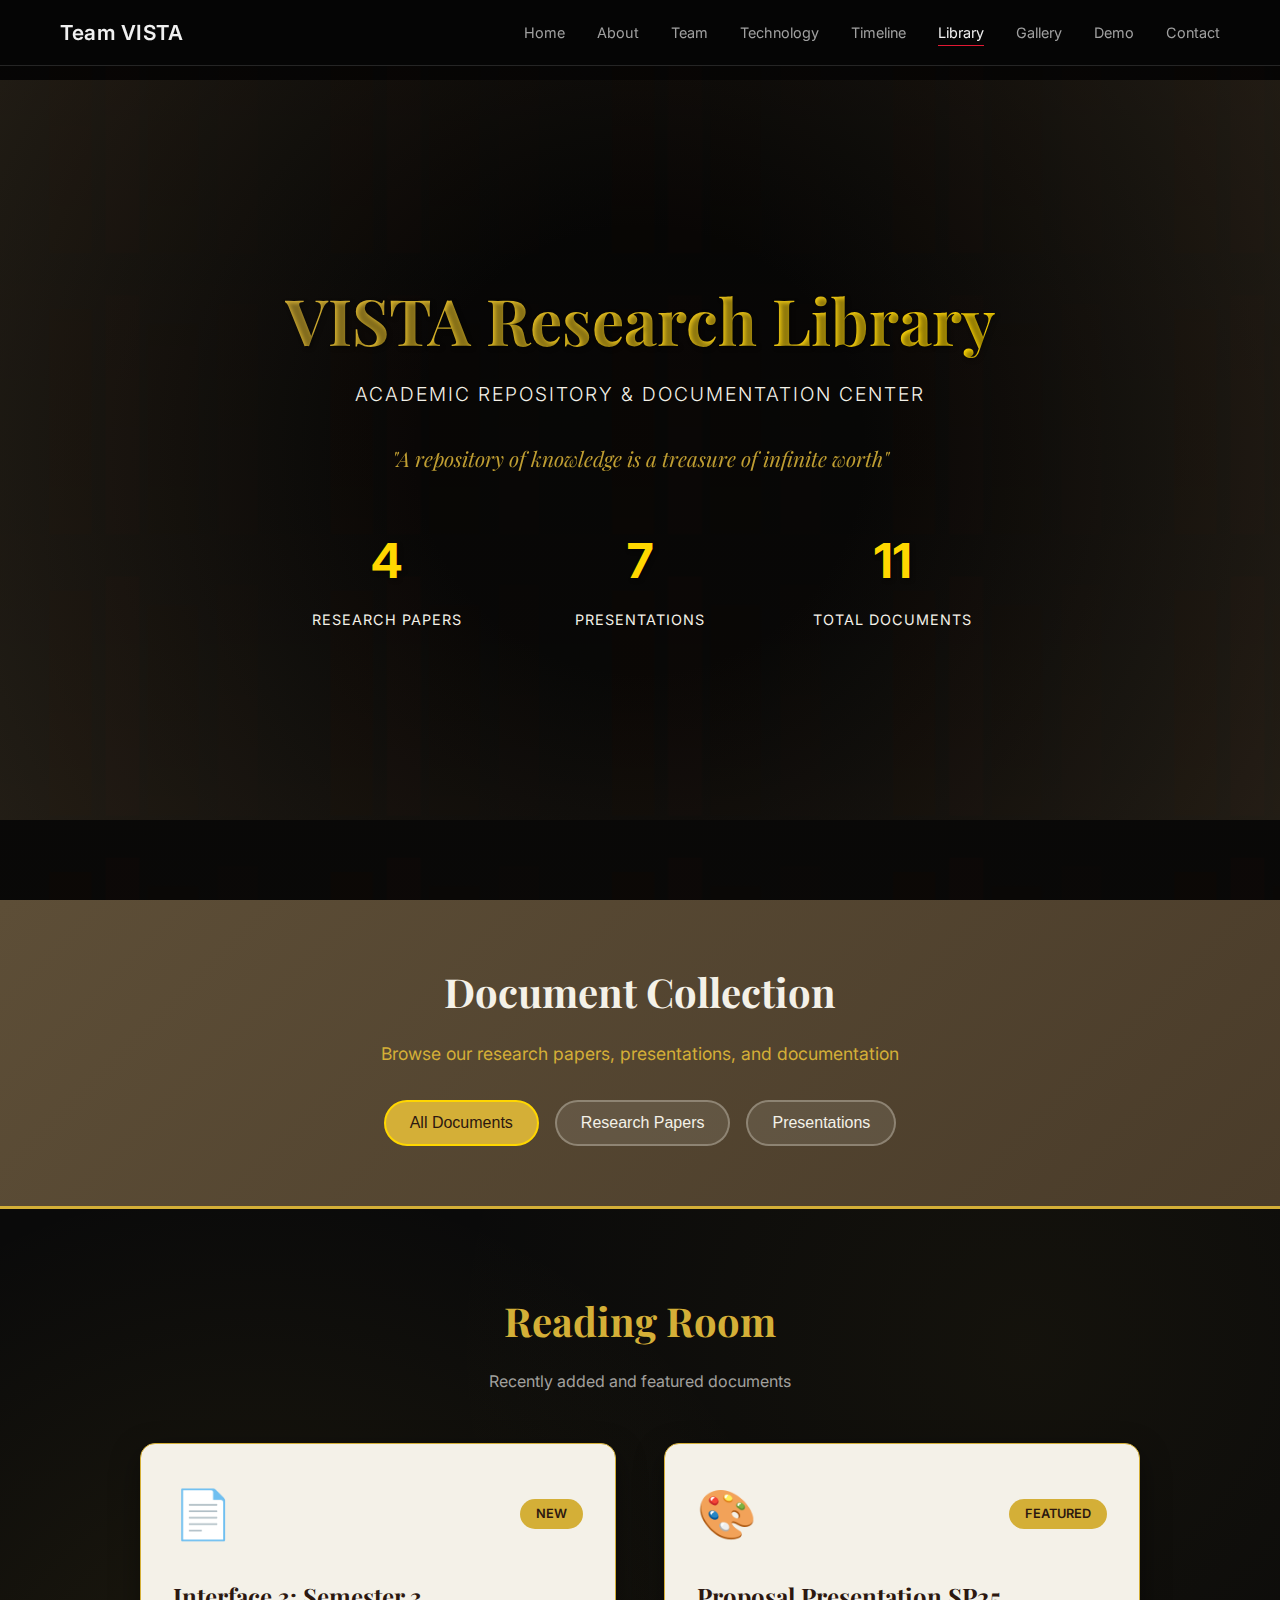
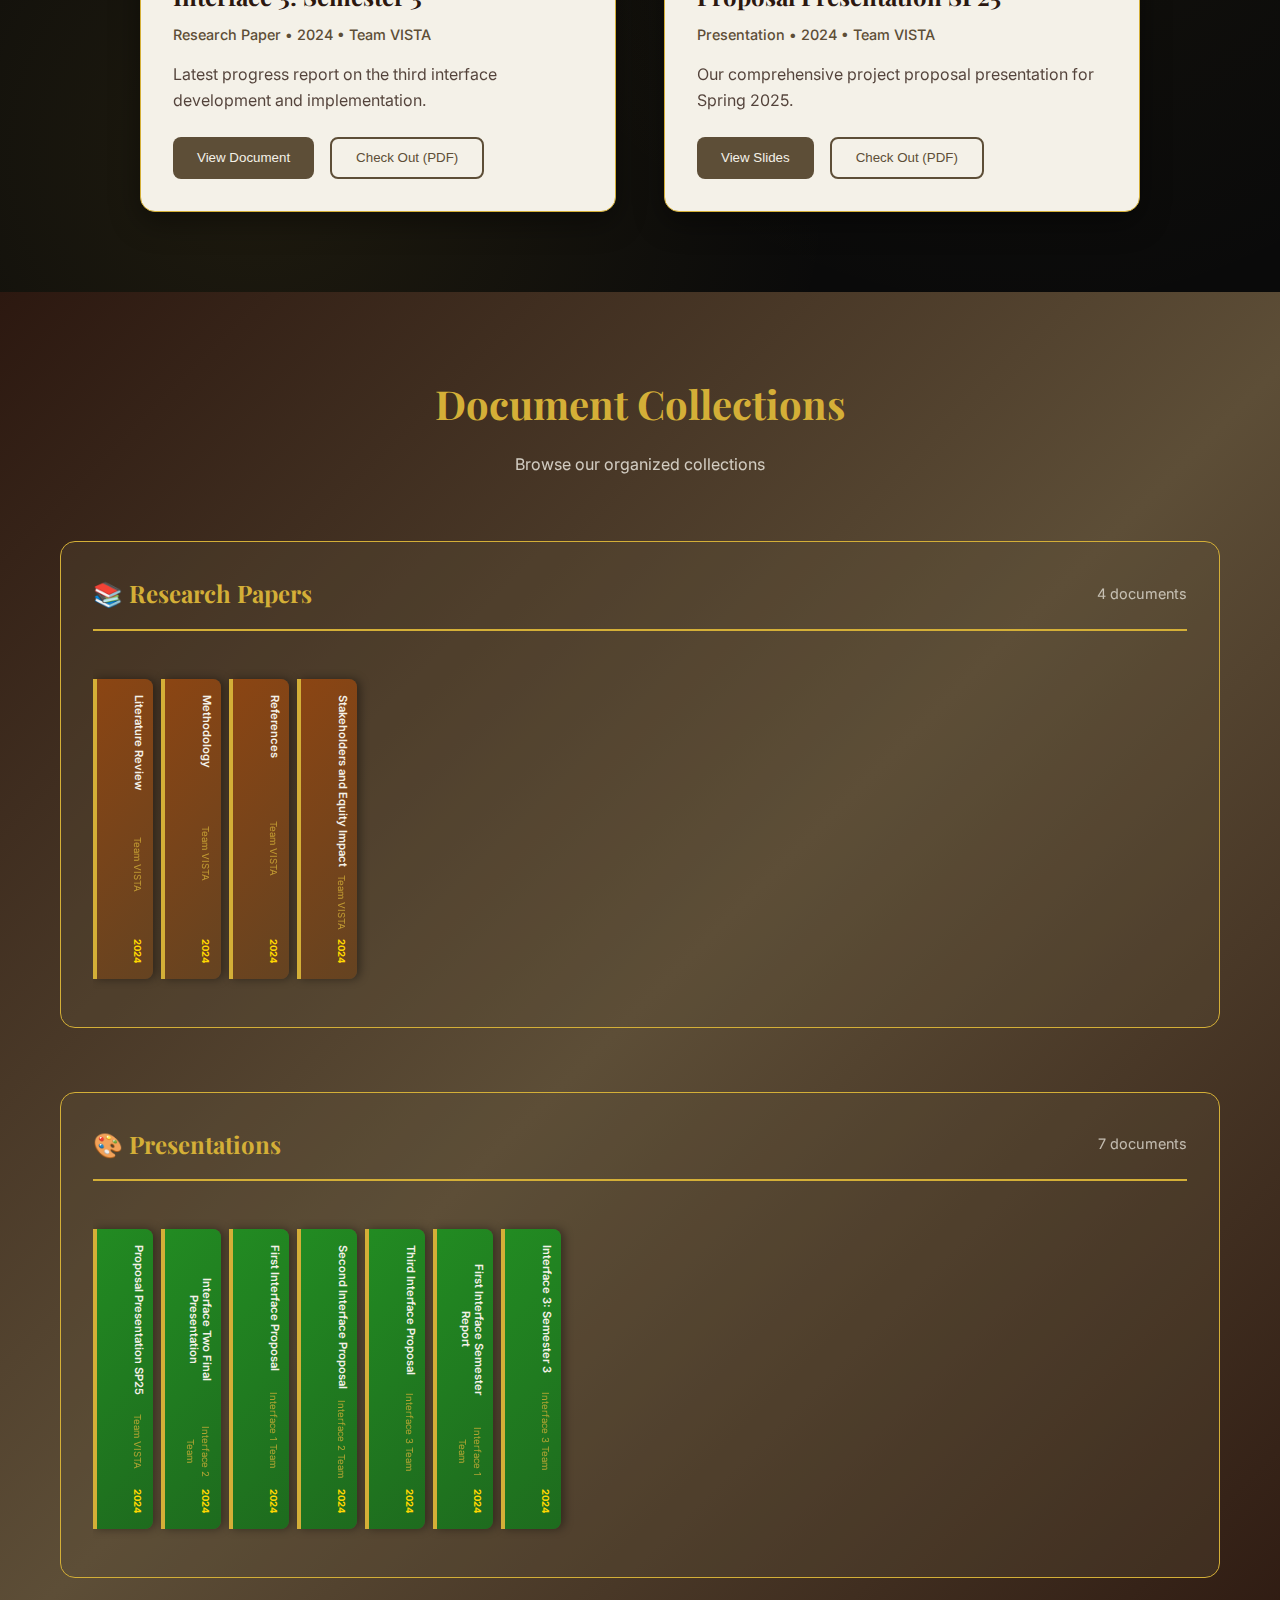
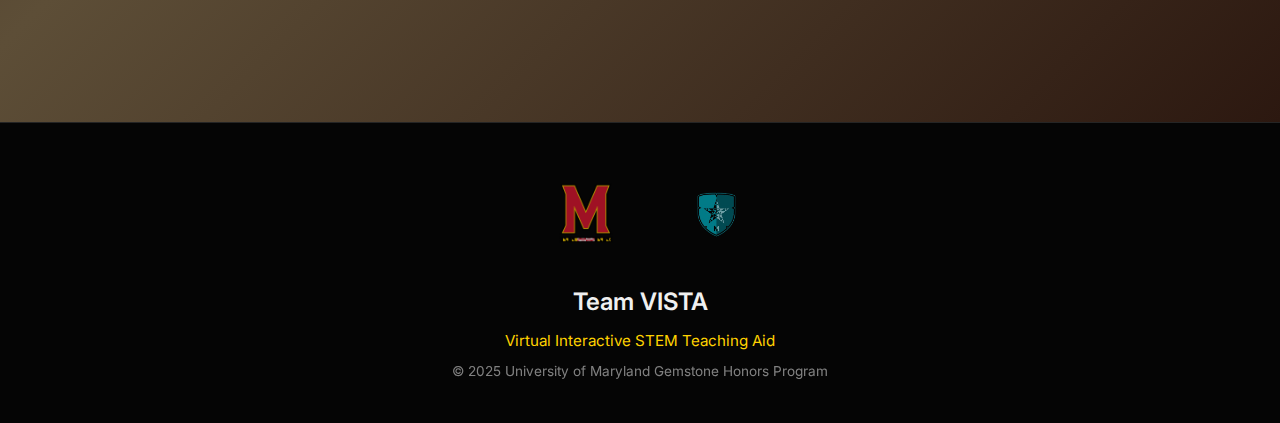
<file: library.html>
<!DOCTYPE html>
<html lang="en">
<head>
    <meta charset="UTF-8">
    <meta name="viewport" content="width=device-width, initial-scale=1.0">
    <meta name="description" content="Team VISTA Research Library - Access our academic papers, presentations, and documentation">
    <title>Research Library | Team VISTA</title>
    <link rel="stylesheet" href="styles-dark.css">
    <link rel="stylesheet" href="library-styles.css">
    <link rel="preconnect" href="https://fonts.googleapis.com">
    <link rel="preconnect" href="https://fonts.gstatic.com" crossorigin>
    <link href="https://fonts.googleapis.com/css2?family=Inter:wght@300;400;500;600;700&family=Playfair+Display:wght@400;600;700&display=swap" rel="stylesheet">
</head>
<body>
    <!-- Navigation -->
    <nav class="navbar">
        <div class="container">
            <div class="nav-brand">Team VISTA</div>
            <button class="nav-toggle" aria-label="Toggle navigation">
                <span></span>
                <span></span>
                <span></span>
            </button>
            <ul class="nav-menu">
                <li><a href="index.html" class="nav-link">Home</a></li>
                <li><a href="index.html#about" class="nav-link">About</a></li>
                <li><a href="index.html#team" class="nav-link">Team</a></li>
                <li><a href="technology.html" class="nav-link">Technology</a></li>
                <li><a href="timeline.html" class="nav-link">Timeline</a></li>
                <li><a href="library.html" class="nav-link active">Library</a></li>
                <li><a href="gallery.html" class="nav-link">Gallery</a></li>
                <li><a href="demo.html" class="nav-link">Demo</a></li>
                <li><a href="index.html#contact" class="nav-link">Contact</a></li>
            </ul>
        </div>
    </nav>

    <!-- Library Entrance -->
    <section class="library-entrance">
        <div class="entrance-doors">
            <div class="door-overlay"></div>
            <div class="entrance-content">
                <h1 class="library-title">
                    <span class="title-main">VISTA Research Library</span>
                    <span class="title-sub">Academic Repository & Documentation Center</span>
                </h1>
                <p class="entrance-quote">
                    "A repository of knowledge is a treasure of infinite worth" 
                </p>
                <div class="library-stats">
                    <div class="stat-item">
                        <span class="stat-number">4</span>
                        <span class="stat-label">Research Papers</span>
                    </div>
                    <div class="stat-item">
                        <span class="stat-number">7</span>
                        <span class="stat-label">Presentations</span>
                    </div>
                    <div class="stat-item">
                        <span class="stat-number">11</span>
                        <span class="stat-label">Total Documents</span>
                    </div>
                </div>
            </div>
        </div>
    </section>

    <!-- Library Navigation -->
    <section class="library-navigation">
        <div class="container">
            <div class="nav-header">
                <h2>Document Collection</h2>
                <p>Browse our research papers, presentations, and documentation</p>
            </div>
            <div class="document-categories">
                <button class="category-btn active" data-filter="all">All Documents</button>
                <button class="category-btn" data-filter="papers">Research Papers</button>
                <button class="category-btn" data-filter="presentations">Presentations</button>
            </div>
        </div>
    </section>

    <!-- Reading Room - Featured Documents -->
    <section class="reading-room">
        <div class="container">
            <div class="room-header">
                <h2>Reading Room</h2>
                <p>Recently added and featured documents</p>
            </div>
            <div class="featured-documents">
                <div class="featured-doc">
                    <div class="doc-cover">
                        <div class="doc-icon">📄</div>
                        <div class="doc-badge">NEW</div>
                    </div>
                    <div class="doc-info">
                        <h3>Interface 3: Semester 3</h3>
                        <p class="doc-meta">Research Paper • 2024 • Team VISTA</p>
                        <p class="doc-description">Latest progress report on the third interface development and implementation.</p>
                        <div class="doc-actions">
                            <button class="btn-view" data-file="Interface 3_ Semester 3.pdf">View Document</button>
                            <button class="btn-download" data-file="Interface 3_ Semester 3.pdf">Check Out (PDF)</button>
                        </div>
                    </div>
                </div>
                
                <div class="featured-doc">
                    <div class="doc-cover">
                        <div class="doc-icon">🎨</div>
                        <div class="doc-badge">FEATURED</div>
                    </div>
                    <div class="doc-info">
                        <h3>Proposal Presentation SP25</h3>
                        <p class="doc-meta">Presentation • 2024 • Team VISTA</p>
                        <p class="doc-description">Our comprehensive project proposal presentation for Spring 2025.</p>
                        <div class="doc-actions">
                            <button class="btn-view" data-file="Proposal Presentation SP25.pdf">View Slides</button>
                            <button class="btn-download" data-file="Proposal Presentation SP25.pdf">Check Out (PDF)</button>
                        </div>
                    </div>
                </div>
            </div>
        </div>
    </section>

    <!-- Main Library Shelves -->
    <section class="library-shelves">
        <div class="container">
            <div class="shelves-header">
                <h2>Document Collections</h2>
                <p>Browse our organized collections</p>
            </div>
            
            <!-- Research Papers Shelf -->
            <div class="shelf-section">
                <div class="shelf-header">
                    <h3>📚 Research Papers</h3>
                    <span class="shelf-count">4 documents</span>
                </div>
                <div class="bookshelf">
                    <div class="book-spine" data-category="papers" data-file="Literature Review.pdf">
                        <div class="book-title">Literature Review</div>
                        <div class="book-author">Team VISTA</div>
                        <div class="book-year">2024</div>
                    </div>
                    <div class="book-spine" data-category="papers" data-file="Methodology.pdf">
                        <div class="book-title">Methodology</div>
                        <div class="book-author">Team VISTA</div>
                        <div class="book-year">2024</div>
                    </div>
                    <div class="book-spine" data-category="papers" data-file="References.pdf">
                        <div class="book-title">References</div>
                        <div class="book-author">Team VISTA</div>
                        <div class="book-year">2024</div>
                    </div>
                    <div class="book-spine" data-category="papers" data-file="Stakeholders and Equity Impact.pdf">
                        <div class="book-title">Stakeholders and Equity Impact</div>
                        <div class="book-author">Team VISTA</div>
                        <div class="book-year">2024</div>
                    </div>
                </div>
            </div>

            <!-- Presentations Shelf -->
            <div class="shelf-section">
                <div class="shelf-header">
                    <h3>🎨 Presentations</h3>
                    <span class="shelf-count">7 documents</span>
                </div>
                <div class="bookshelf">
                    <div class="book-spine presentation" data-category="presentations" data-file="Proposal Presentation SP25.pdf">
                        <div class="book-title">Proposal Presentation SP25</div>
                        <div class="book-author">Team VISTA</div>
                        <div class="book-year">2024</div>
                    </div>
                    <div class="book-spine presentation" data-category="presentations" data-file="Interface Two Final Presentation.pdf">
                        <div class="book-title">Interface Two Final Presentation</div>
                        <div class="book-author">Interface 2 Team</div>
                        <div class="book-year">2024</div>
                    </div>
                    <div class="book-spine presentation" data-category="presentations" data-file="First Interface Proposal.pdf">
                        <div class="book-title">First Interface Proposal</div>
                        <div class="book-author">Interface 1 Team</div>
                        <div class="book-year">2024</div>
                    </div>
                    <div class="book-spine presentation" data-category="presentations" data-file="Second Interface Proposal.pdf">
                        <div class="book-title">Second Interface Proposal</div>
                        <div class="book-author">Interface 2 Team</div>
                        <div class="book-year">2024</div>
                    </div>
                    <div class="book-spine presentation" data-category="presentations" data-file="Third Interface Proposal.pdf">
                        <div class="book-title">Third Interface Proposal</div>
                        <div class="book-author">Interface 3 Team</div>
                        <div class="book-year">2024</div>
                    </div>
                    <div class="book-spine presentation" data-category="presentations" data-file="First Interface Semester Report.pdf">
                        <div class="book-title">First Interface Semester Report</div>
                        <div class="book-author">Interface 1 Team</div>
                        <div class="book-year">2024</div>
                    </div>
                    <div class="book-spine presentation" data-category="presentations" data-file="Interface 3_ Semester 3.pdf">
                        <div class="book-title">Interface 3: Semester 3</div>
                        <div class="book-author">Interface 3 Team</div>
                        <div class="book-year">2024</div>
                    </div>
                </div>
            </div>
        </div>
    </section>

    <!-- Document Viewer Modal -->
    <div class="document-modal" id="documentModal">
        <div class="modal-content">
            <div class="modal-header">
                <h3 id="modalTitle">Document Viewer</h3>
                <button class="modal-close">&times;</button>
            </div>
            <div class="modal-body">
                <div class="document-viewer">
                    <div class="viewer-placeholder">
                        <p>Document preview would appear here</p>
                        <p>In a full implementation, this would show PDF/PPTX content</p>
                    </div>
                </div>
            </div>
            <div class="modal-footer">
                <button class="btn-download-modal">Download Document</button>
                <button class="btn-close-modal">Close</button>
            </div>
        </div>
    </div>

    <!-- Footer -->
    <footer class="footer">
        <div class="container">
            <div class="footer-content">
                <div class="footer-logos">
                    <a href="https://umd.edu" target="_blank" rel="noopener noreferrer">
                        <img src="assets/Maryland-Terrapins-Logo.png" alt="UMD Logo" class="footer-logo">
                    </a>
                    <a href="https://gemstone.umd.edu" target="_blank" rel="noopener noreferrer">
                        <img src="assets/gemstones_logo.png" alt="Gemstone Logo" class="footer-logo">
                    </a>
                </div>
                <div class="footer-text">
                    <p class="footer-title">Team VISTA</p>
                    <p class="footer-subtitle">Virtual Interactive STEM Teaching Aid</p>
                    <p class="footer-copyright">© 2025 University of Maryland Gemstone Honors Program</p>
                </div>
            </div>
        </div>
    </footer>

    <script src="library-script.js"></script>
</body>
</html>
</file>
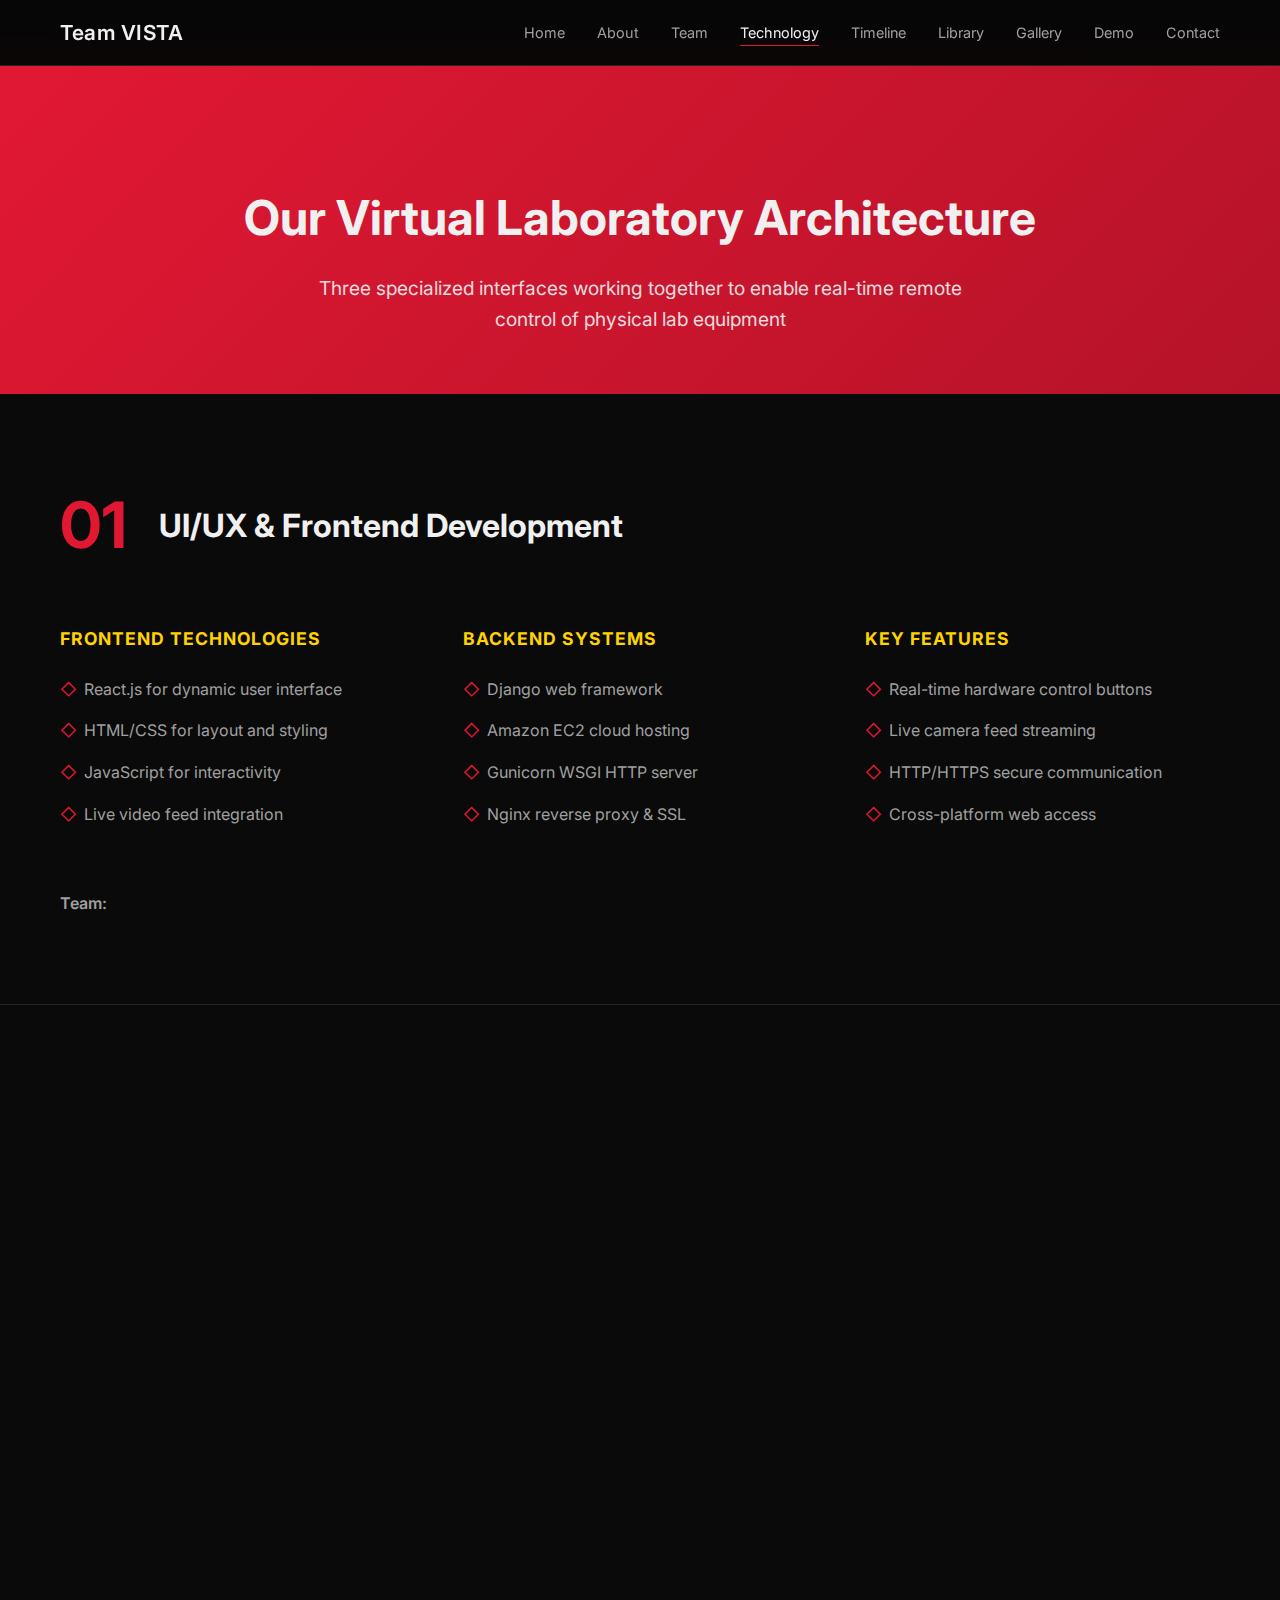
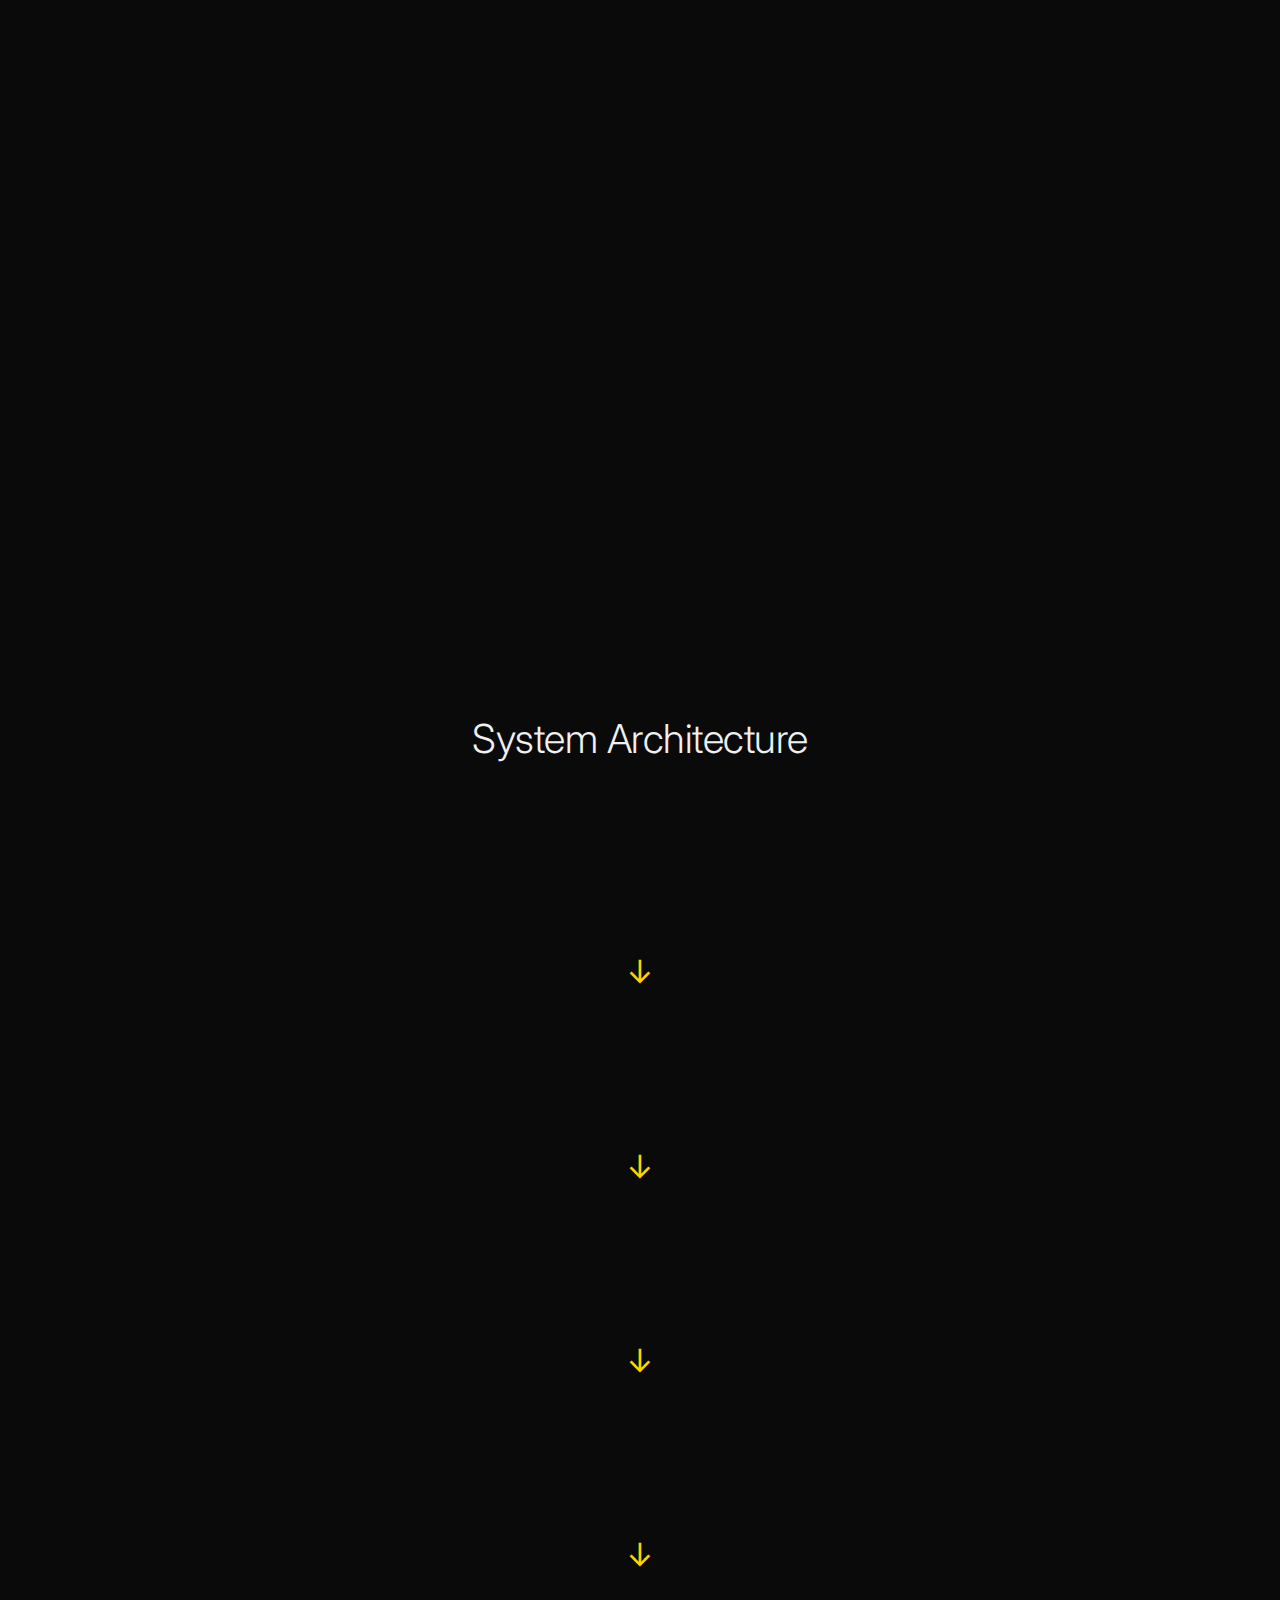
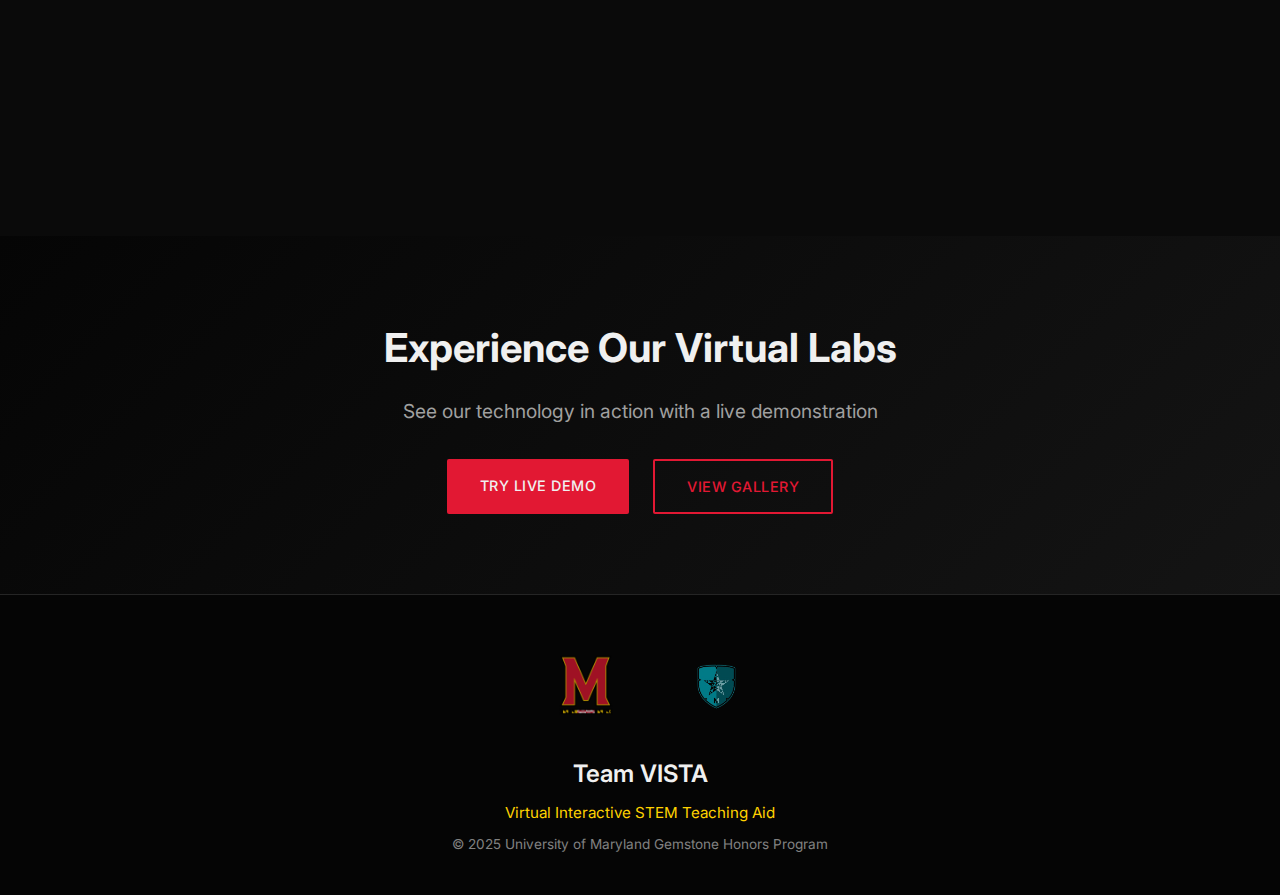
<file: technology.html>
<!DOCTYPE html>
<html lang="en">
<head>
    <meta charset="UTF-8">
    <meta name="viewport" content="width=device-width, initial-scale=1.0">
    <meta name="description" content="Team VISTA Technology - Detailed overview of our virtual physical lab interfaces and system architecture">
    <title>Technology | Team VISTA</title>
    <link rel="stylesheet" href="styles-dark.css">
    <link rel="stylesheet" href="technology-styles.css">
    <link rel="preconnect" href="https://fonts.googleapis.com">
    <link rel="preconnect" href="https://fonts.gstatic.com" crossorigin>
    <link href="https://fonts.googleapis.com/css2?family=Inter:wght@300;400;500;600;700&display=swap" rel="stylesheet">
</head>
<body>
    <!-- Navigation -->
    <nav class="navbar">
        <div class="container">
            <div class="nav-brand">Team VISTA</div>
            <button class="nav-toggle" aria-label="Toggle navigation">
                <span></span>
                <span></span>
                <span></span>
            </button>
            <ul class="nav-menu">
                <li><a href="index.html" class="nav-link">Home</a></li>
                <li><a href="index.html#about" class="nav-link">About</a></li>
                <li><a href="index.html#team" class="nav-link">Team</a></li>
                <li><a href="technology.html" class="nav-link active">Technology</a></li>
                <li><a href="timeline.html" class="nav-link">Timeline</a></li>
                <li><a href="library.html" class="nav-link">Library</a></li>
                <li><a href="gallery.html" class="nav-link">Gallery</a></li>
                <li><a href="demo.html" class="nav-link">Demo</a></li>
                <li><a href="index.html#contact" class="nav-link">Contact</a></li>
            </ul>
        </div>
    </nav>

    <!-- Projects Hero -->
    <section class="projects-hero">
        <div class="container">
            <h1 class="projects-title">Our Virtual Laboratory Architecture</h1>
            <p class="projects-subtitle">
                Three specialized interfaces working together to enable real-time remote control of physical lab equipment
            </p>
        </div>
    </section>

    <!-- Interface 1 Detail -->
    <section class="interface-detail" id="interface1">
        <div class="container">
            <div class="interface-header">
                <span class="interface-number">01</span>
                <h2>UI/UX & Frontend Development</h2>
            </div>
            
            <div class="tech-grid">
                <div class="tech-category">
                    <h3>Frontend Technologies</h3>
                    <ul class="tech-list">
                        <li>React.js for dynamic user interface</li>
                        <li>HTML/CSS for layout and styling</li>
                        <li>JavaScript for interactivity</li>
                        <li>Live video feed integration</li>
                    </ul>
                </div>
                
                <div class="tech-category">
                    <h3>Backend Systems</h3>
                    <ul class="tech-list">
                        <li>Django web framework</li>
                        <li>Amazon EC2 cloud hosting</li>
                        <li>Gunicorn WSGI HTTP server</li>
                        <li>Nginx reverse proxy & SSL</li>
                    </ul>
                </div>
                
                <div class="tech-category">
                    <h3>Key Features</h3>
                    <ul class="tech-list">
                        <li>Real-time hardware control buttons</li>
                        <li>Live camera feed streaming</li>
                        <li>HTTP/HTTPS secure communication</li>
                        <li>Cross-platform web access</li>
                    </ul>
                </div>
            </div>
            
            <div class="team-members">
                <span class="team-label">Team:</span>
                <span class="member-tag">Ayolani Akinwale</span>
                <span class="member-tag">Daniel Kim</span>
            </div>
        </div>
    </section>

    <!-- Interface 2 Detail -->
    <section class="interface-detail alt" id="interface2">
        <div class="container">
            <div class="interface-header">
                <span class="interface-number">02</span>
                <h2>The Connecting Interface</h2>
            </div>
            
            <div class="tech-grid">
                <div class="tech-category">
                    <h3>Networking & Tunneling</h3>
                    <ul class="tech-list">
                        <li>Ngrok reverse tunneling</li>
                        <li>ESP32 microcontroller integration</li>
                        <li>WiFi wireless communication</li>
                        <li>HTTP/HTTPS protocol handling</li>
                    </ul>
                </div>
                
                <div class="tech-category">
                    <h3>Hardware Integration</h3>
                    <ul class="tech-list">
                        <li>Arduino Mega for control</li>
                        <li>LED control & status feedback</li>
                        <li>Temperature & humidity sensors</li>
                        <li>Real-time video streaming</li>
                    </ul>
                </div>
                
                <div class="tech-category">
                    <h3>Communication Protocols</h3>
                    <ul class="tech-list">
                        <li>UART serial communication</li>
                        <li>Digital I/O pin control</li>
                        <li>Bluetooth wireless capability</li>
                        <li>Low-latency data transmission</li>
                    </ul>
                </div>
            </div>
            
            <div class="team-members">
                <span class="team-label">Team:</span>
                <span class="member-tag">Harshil Agarwal</span>
                <span class="member-tag">Nickey Zhang</span>
            </div>
        </div>
    </section>

    <!-- Interface 3 Detail -->
    <section class="interface-detail" id="interface3">
        <div class="container">
            <div class="interface-header">
                <span class="interface-number">03</span>
                <h2>Hardware Control & Communication</h2>
            </div>
            
            <div class="tech-grid">
                <div class="tech-category">
                    <h3>Microcontroller Setup</h3>
                    <ul class="tech-list">
                        <li>Arduino Mega 2560 main controller</li>
                        <li>ESP32 WiFi-enabled microcontroller</li>
                        <li>5mm LED bulbs for visual feedback</li>
                        <li>220Ω & 330Ω resistors for protection</li>
                    </ul>
                </div>
                
                <div class="tech-category">
                    <h3>Communication Methods</h3>
                    <ul class="tech-list">
                        <li>Wired: Digital Read (voltage-based)</li>
                        <li>Wired: UART serial communication</li>
                        <li>Wireless: Bluetooth Low Energy</li>
                        <li>Wireless: WiFi with TCP/UDP/HTTP support</li>
                    </ul>
                </div>
                
                <div class="tech-category">
                    <h3>Sensors & Components</h3>
                    <ul class="tech-list">
                        <li>Temperature & humidity sensors</li>
                        <li>Breadboard prototyping platform</li>
                        <li>Male-to-female jumper wires</li>
                        <li>Camera integration for monitoring</li>
                    </ul>
                </div>
            </div>
            
            <div class="team-members">
                <span class="team-label">Team:</span>
                <span class="member-tag">Ben Nathan</span>
                <span class="member-tag">Markell Morris</span>
                <span class="member-tag">Alexander Campbell</span>
            </div>
        </div>
    </section>

    <!-- Integration Diagram -->
    <section class="integration-section">
        <div class="container">
            <h2 class="section-title">System Architecture</h2>
            <div class="architecture-diagram">
                <div class="arch-layer">
                    <h3>User Interface</h3>
                    <p>React Frontend & Django Backend</p>
                </div>
                <div class="arch-arrow">↓</div>
                <div class="arch-layer">
                    <h3>Cloud Integration</h3>
                    <p>AWS EC2, Nginx, Gunicorn</p>
                </div>
                <div class="arch-arrow">↓</div>
                <div class="arch-layer">
                    <h3>Network Bridge</h3>
                    <p>Ngrok Tunneling & ESP32 Communication</p>
                </div>
                <div class="arch-arrow">↓</div>
                <div class="arch-layer">
                    <h3>Hardware Control</h3>
                    <p>Arduino Mega & Sensor Networks</p>
                </div>
                <div class="arch-arrow">↓</div>
                <div class="arch-layer">
                    <h3>Physical Lab Equipment</h3>
                    <p>LEDs, Sensors, Camera & Lab Instruments</p>
                </div>
            </div>
        </div>
    </section>

    <!-- Call to Action -->
    <section class="projects-cta-section">
        <div class="container">
            <h2>Experience Our Virtual Labs</h2>
            <p>See our technology in action with a live demonstration</p>
            <div class="cta-buttons">
                <a href="demo.html" class="btn btn-primary">Try Live Demo</a>
                <a href="gallery.html" class="btn btn-secondary">View Gallery</a>
            </div>
        </div>
    </section>

    <!-- Footer -->
    <footer class="footer">
        <div class="container">
            <div class="footer-content">
                <div class="footer-logos">
                    <a href="https://umd.edu" target="_blank" rel="noopener noreferrer">
                        <img src="assets/Maryland-Terrapins-Logo.png" alt="UMD Logo" class="footer-logo">
                    </a>
                    <a href="https://gemstone.umd.edu" target="_blank" rel="noopener noreferrer">
                        <img src="assets/gemstones_logo.png" alt="Gemstone Logo" class="footer-logo">
                    </a>
                </div>
                <div class="footer-text">
                    <p class="footer-title">Team VISTA</p>
                    <p class="footer-subtitle">Virtual Interactive STEM Teaching Aid</p>
                    <p class="footer-copyright">© 2025 University of Maryland Gemstone Honors Program</p>
                </div>
            </div>
        </div>
    </footer>

    <script src="technology-script.js"></script>
</body>
</html>
</file>
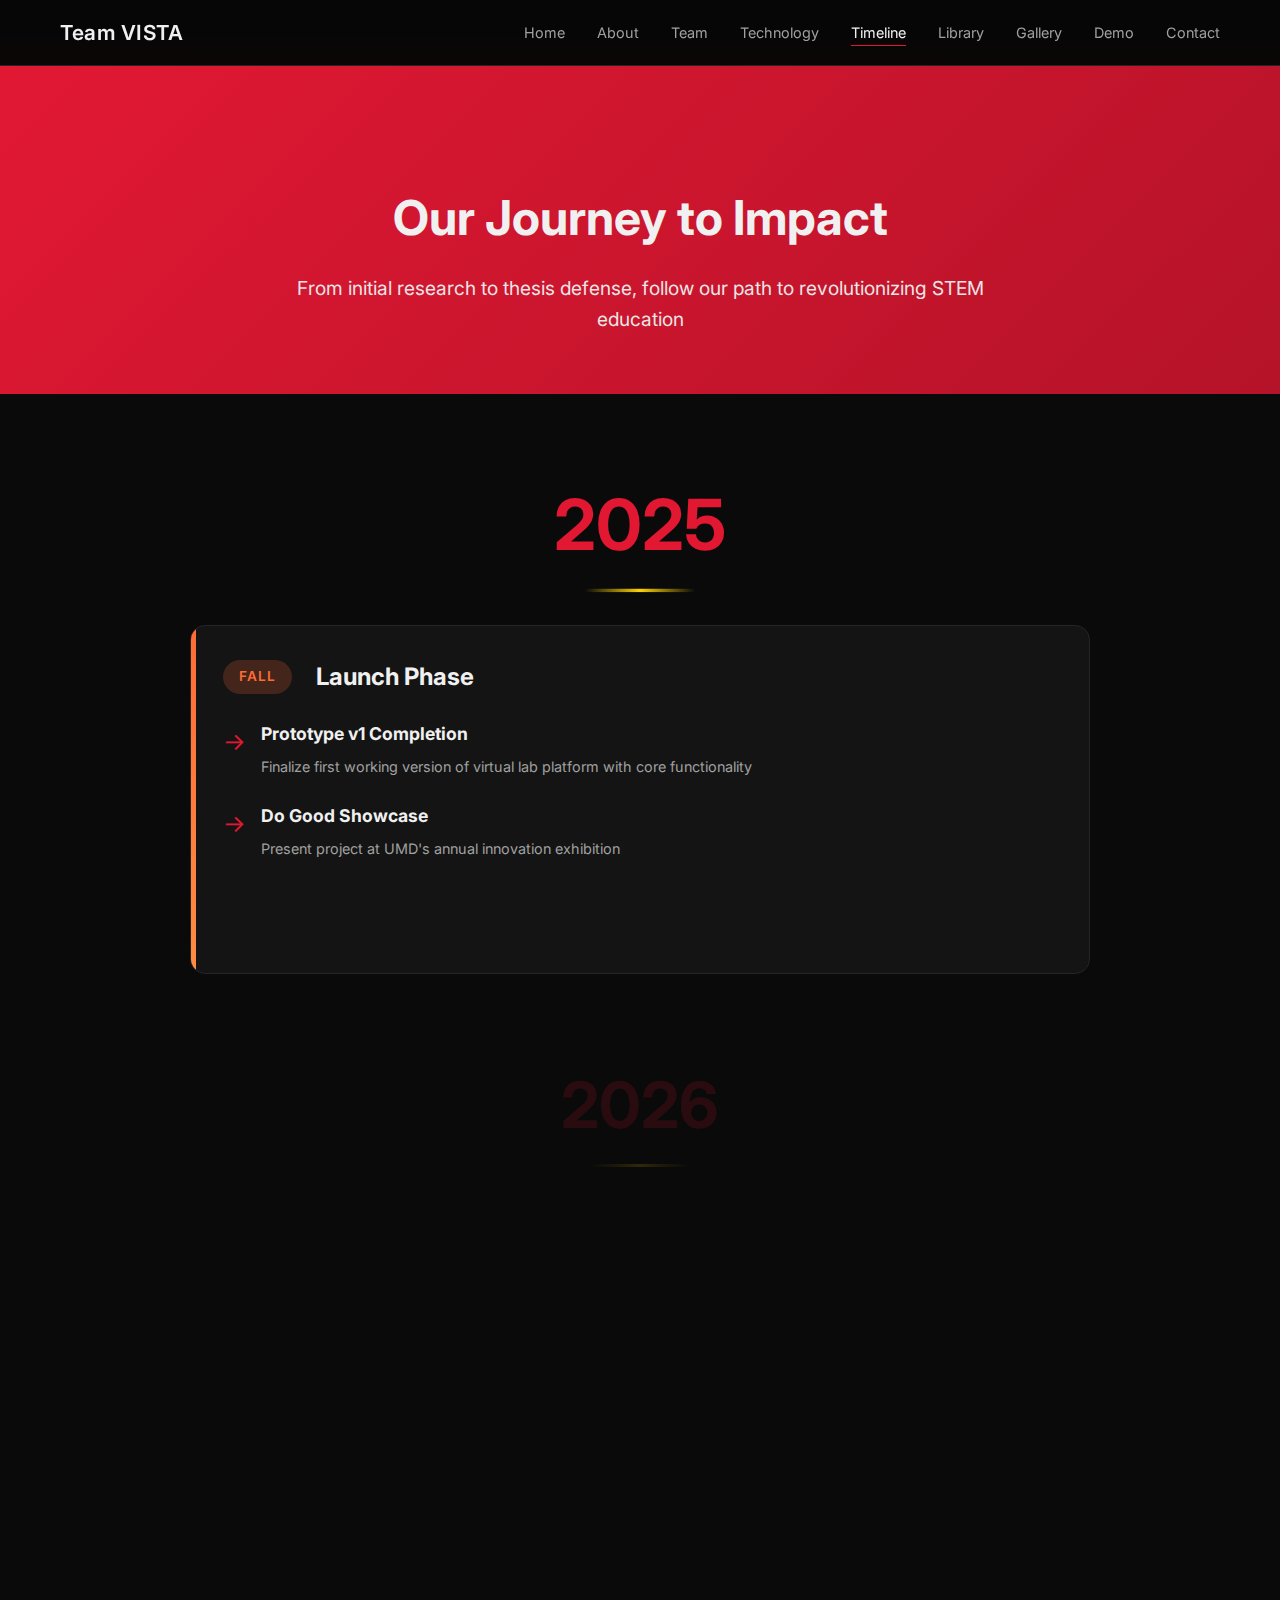
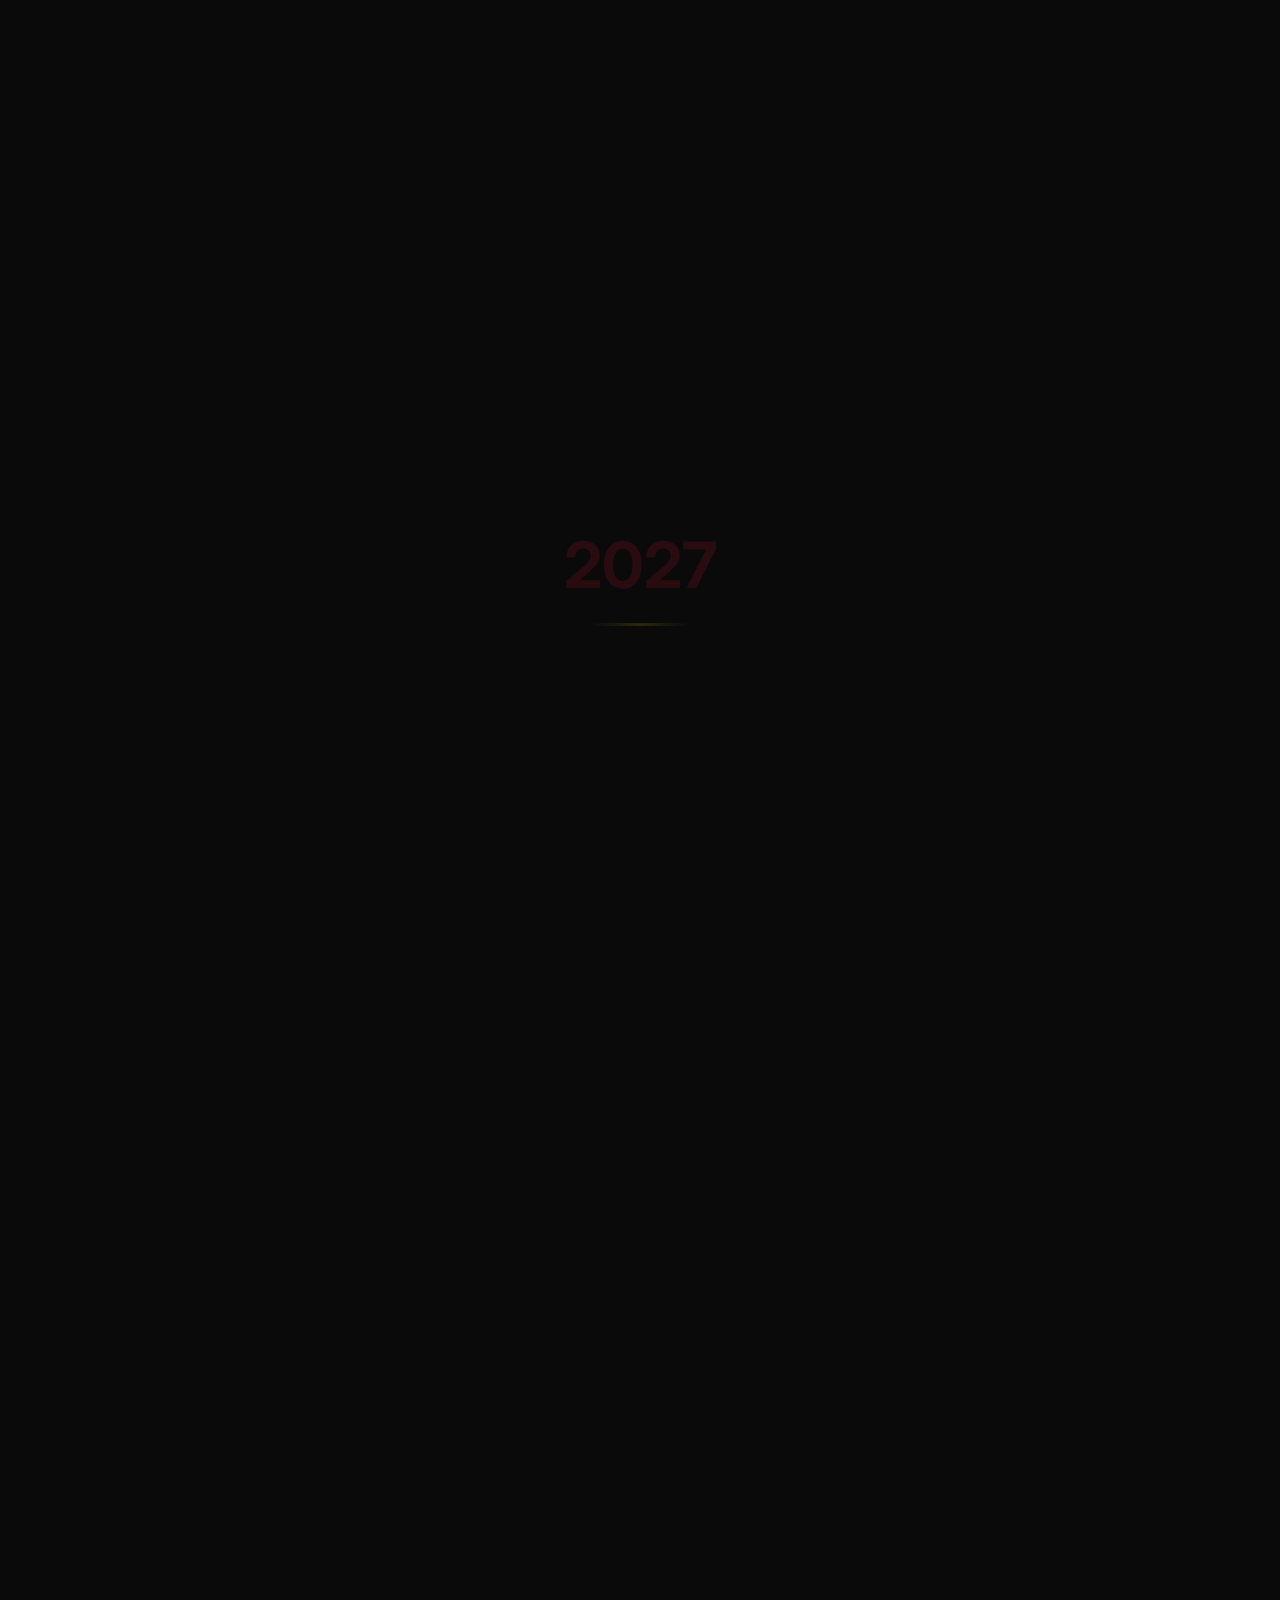
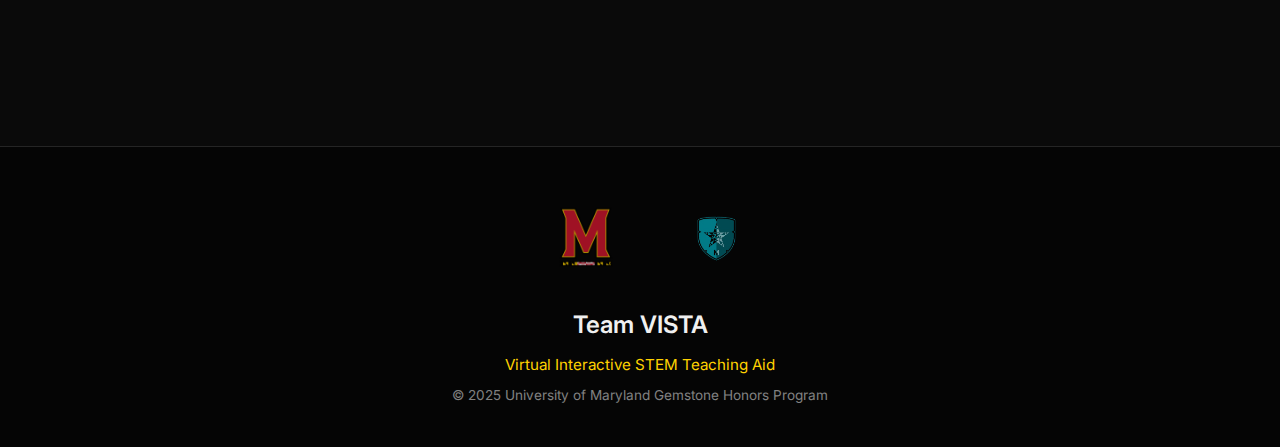
<file: timeline.html>
<!DOCTYPE html>
<html lang="en">
<head>
    <meta charset="UTF-8">
    <meta name="viewport" content="width=device-width, initial-scale=1.0">
    <meta name="description" content="Team VISTA Timeline - Our journey from concept to thesis defense">
    <title>Timeline | Team VISTA</title>
    <link rel="stylesheet" href="styles-dark.css">
    <link rel="stylesheet" href="timeline-styles.css">
    <link rel="preconnect" href="https://fonts.googleapis.com">
    <link rel="preconnect" href="https://fonts.gstatic.com" crossorigin>
    <link href="https://fonts.googleapis.com/css2?family=Inter:wght@300;400;500;600;700&display=swap" rel="stylesheet">
</head>
<body>
    <!-- Navigation -->
    <nav class="navbar">
        <div class="container">
            <div class="nav-brand">Team VISTA</div>
            <button class="nav-toggle" aria-label="Toggle navigation">
                <span></span>
                <span></span>
                <span></span>
            </button>
            <ul class="nav-menu">
                <li><a href="index.html" class="nav-link">Home</a></li>
                <li><a href="index.html#about" class="nav-link">About</a></li>
                <li><a href="index.html#team" class="nav-link">Team</a></li>
                <li><a href="technology.html" class="nav-link">Technology</a></li>
                <li><a href="timeline.html" class="nav-link active">Timeline</a></li>
                <li><a href="library.html" class="nav-link">Library</a></li>
                <li><a href="gallery.html" class="nav-link">Gallery</a></li>
                <li><a href="demo.html" class="nav-link">Demo</a></li>
                <li><a href="index.html#contact" class="nav-link">Contact</a></li>
            </ul>
        </div>
    </nav>

    <!-- Timeline Hero -->
    <section class="timeline-hero">
        <div class="container">
            <h1 class="timeline-page-title">Our Journey to Impact</h1>
            <p class="timeline-page-subtitle">
                From initial research to thesis defense, follow our path to revolutionizing STEM education
            </p>
        </div>
    </section>

    <!-- Full Timeline -->
    <section class="timeline-full">
        <div class="container">
            <!-- Year 2025 -->
            <div class="year-section">
                <div class="year-marker">
                    <span class="year-number">2025</span>
                </div>
                
                <div class="timeline-events">
                    <!-- Fall 2025 -->
                    <div class="event-card fall" data-aos="fade-up">
                        <div class="event-header">
                            <span class="season-tag">Fall</span>
                            <h3>Launch Phase</h3>
                        </div>
                        <div class="event-content">
                            <div class="milestone-list">
                                <div class="milestone">
                                    <span class="milestone-icon">→</span>
                                    <div>
                                        <h4>Prototype v1 Completion</h4>
                                        <p>Finalize first working version of virtual lab platform with core functionality</p>
                                    </div>
                                </div>
                                <div class="milestone">
                                    <span class="milestone-icon">→</span>
                                    <div>
                                        <h4>Do Good Showcase</h4>
                                        <p>Present project at UMD's annual innovation exhibition</p>
                                    </div>
                                </div>
                                <div class="milestone">
                                    <span class="milestone-icon">→</span>
                                    <div>
                                        <h4>Student Testing Begins</h4>
                                        <p>Launch pilot program with select engineering courses</p>
                                    </div>
                                </div>
                            </div>
                        </div>
                    </div>
                </div>
            </div>

            <!-- Year 2026 -->
            <div class="year-section">
                <div class="year-marker">
                    <span class="year-number">2026</span>
                </div>
                
                <div class="timeline-events">
                    <!-- Spring 2026 -->
                    <div class="event-card spring" data-aos="fade-up">
                        <div class="event-header">
                            <span class="season-tag">Spring</span>
                            <h3>Research & Development</h3>
                        </div>
                        <div class="event-content">
                            <div class="milestone-list">
                                <div class="milestone">
                                    <span class="milestone-icon">→</span>
                                    <div>
                                        <h4>Data Collection Complete</h4>
                                        <p>Gather comprehensive user feedback and performance metrics from pilot testing</p>
                                    </div>
                                </div>
                                <div class="milestone">
                                    <span class="milestone-icon">→</span>
                                    <div>
                                        <h4>System Design Revision</h4>
                                        <p>Implement improvements based on user feedback and testing results</p>
                                    </div>
                                </div>
                                <div class="milestone">
                                    <span class="milestone-icon">→</span>
                                    <div>
                                        <h4>Scale Implementation</h4>
                                        <p>Expand to multiple departments and partner institutions</p>
                                    </div>
                                </div>
                                <div class="milestone">
                                    <span class="milestone-icon">→</span>
                                    <div>
                                        <h4>Begin Thesis Writing</h4>
                                        <p>Start documenting research methodology and initial findings</p>
                                    </div>
                                </div>
                            </div>
                        </div>
                    </div>

                    <!-- Fall 2026 -->
                    <div class="event-card fall" data-aos="fade-up">
                        <div class="event-header">
                            <span class="season-tag">Fall</span>
                            <h3>Analysis & Documentation</h3>
                        </div>
                        <div class="event-content">
                            <div class="milestone-list">
                                <div class="milestone">
                                    <span class="milestone-icon">→</span>
                                    <div>
                                        <h4>Complete Data Analysis</h4>
                                        <p>Statistical analysis of educational outcomes and user engagement metrics</p>
                                    </div>
                                </div>
                                <div class="milestone">
                                    <span class="milestone-icon">→</span>
                                    <div>
                                        <h4>Finalize Thesis Draft</h4>
                                        <p>Complete comprehensive documentation of research and findings</p>
                                    </div>
                                </div>
                                <div class="milestone">
                                    <span class="milestone-icon">→</span>
                                    <div>
                                        <h4>Conference Presentation</h4>
                                        <p>Present research at national STEM education conference</p>
                                    </div>
                                </div>
                            </div>
                        </div>
                    </div>
                </div>
            </div>

            <!-- Year 2027 -->
            <div class="year-section">
                <div class="year-marker">
                    <span class="year-number">2027</span>
                </div>
                
                <div class="timeline-events">
                    <!-- Spring 2027 -->
                    <div class="event-card spring final" data-aos="fade-up">
                        <div class="event-header">
                            <span class="season-tag">Spring</span>
                            <h3>Thesis Defense & Graduation</h3>
                        </div>
                        <div class="event-content">
                            <div class="milestone-list">
                                <div class="milestone">
                                    <span class="milestone-icon">→</span>
                                    <div>
                                        <h4>Present Research Findings</h4>
                                        <p>Share comprehensive results with academic community and stakeholders</p>
                                    </div>
                                </div>
                                <div class="milestone">
                                    <span class="milestone-icon">→</span>
                                    <div>
                                        <h4>Defend Thesis</h4>
                                        <p>Final presentation and defense before Gemstone committee</p>
                                    </div>
                                </div>
                                <div class="milestone">
                                    <span class="milestone-icon">→</span>
                                    <div>
                                        <h4>Launch Public Platform</h4>
                                        <p>Release virtual lab system for widespread educational use</p>
                                    </div>
                                </div>
                                <div class="milestone celebration">
                                    <span class="milestone-icon">★</span>
                                    <div>
                                        <h4>Graduate & Celebrate</h4>
                                        <p>Complete Gemstone Honors Program and celebrate our achievements</p>
                                    </div>
                                </div>
                            </div>
                        </div>
                    </div>
                </div>
            </div>

            <!-- Progress Bar -->
            <div class="progress-indicator">
                <div class="progress-bar">
                    <div class="progress-fill" style="width: 15%;"></div>
                </div>
                <p class="progress-text">Currently in: Research & Development Phase</p>
            </div>
        </div>
    </section>

    <!-- Zoom Out View -->
    <section class="timeline-overview" id="overview">
        <div class="container">
            <h2 class="overview-title">Complete Journey Overview</h2>
            <div class="overview-timeline">
                <div class="overview-item">
                    <div class="overview-year">2025</div>
                    <div class="overview-bar fall"></div>
                    <div class="overview-label">Launch</div>
                </div>
                <div class="overview-item">
                    <div class="overview-year">2026</div>
                    <div class="overview-bar spring"></div>
                    <div class="overview-label">Development</div>
                </div>
                <div class="overview-item">
                    <div class="overview-year">2026</div>
                    <div class="overview-bar fall"></div>
                    <div class="overview-label">Analysis</div>
                </div>
                <div class="overview-item">
                    <div class="overview-year">2027</div>
                    <div class="overview-bar spring"></div>
                    <div class="overview-label">Defense</div>
                </div>
            </div>
        </div>
    </section>

    <!-- Footer -->
    <footer class="footer">
        <div class="container">
            <div class="footer-content">
                <div class="footer-logos">
                    <a href="https://umd.edu" target="_blank" rel="noopener noreferrer">
                        <img src="assets/Maryland-Terrapins-Logo.png" alt="UMD Logo" class="footer-logo">
                    </a>
                    <a href="https://gemstone.umd.edu" target="_blank" rel="noopener noreferrer">
                        <img src="assets/gemstones_logo.png" alt="Gemstone Logo" class="footer-logo">
                    </a>
                </div>
                <div class="footer-text">
                    <p class="footer-title">Team VISTA</p>
                    <p class="footer-subtitle">Virtual Interactive STEM Teaching Aid</p>
                    <p class="footer-copyright">© 2025 University of Maryland Gemstone Honors Program</p>
                </div>
            </div>
        </div>
    </footer>

    <script src="timeline-script.js"></script>
</body>
</html>
</file>
<file: styles-dark.css>
/* Dark Minimalist Theme for Team VISTA */

:root {
    --primary: #e21833;
    --accent: #ffd200;
    --bg-dark: #0a0a0a;
    --bg-darker: #050505;
    --bg-card: #141414;
    --bg-hover: #1a1a1a;
    --text-primary: #f0f0f0;
    --text-secondary: #a0a0a0;
    --text-muted: #606060;
    --border: #252525;
    --border-light: #353535;
    --gradient-red: linear-gradient(135deg, #e21833, #a01025);
    --gradient-gold: linear-gradient(135deg, #ffd200, #e6bb00);
    --shadow: 0 10px 30px rgba(0, 0, 0, 0.5);
    --shadow-sm: 0 2px 10px rgba(0, 0, 0, 0.3);
    --transition: all 0.3s cubic-bezier(0.4, 0, 0.2, 1);
}

* {
    margin: 0;
    padding: 0;
    box-sizing: border-box;
}

body {
    font-family: 'Inter', -apple-system, BlinkMacSystemFont, 'Segoe UI', sans-serif;
    background: var(--bg-dark);
    color: var(--text-primary);
    line-height: 1.6;
    overflow-x: hidden;
    -webkit-font-smoothing: antialiased;
}

/* Container */
.container {
    max-width: 1200px;
    margin: 0 auto;
    padding: 0 20px;
}

/* Navigation */
.navbar {
    position: fixed;
    top: 0;
    width: 100%;
    background: rgba(5, 5, 5, 0.9);
    backdrop-filter: blur(20px);
    -webkit-backdrop-filter: blur(20px);
    border-bottom: 1px solid var(--border);
    z-index: 1000;
    transition: var(--transition);
}

.navbar .container {
    display: flex;
    justify-content: space-between;
    align-items: center;
    padding: 1rem 20px;
}

.nav-brand {
    font-size: 1.3rem;
    font-weight: 600;
    color: var(--text-primary);
    letter-spacing: 0.5px;
}

.nav-menu {
    display: flex;
    list-style: none;
    gap: 2rem;
}

.nav-link {
    color: var(--text-secondary);
    text-decoration: none;
    font-size: 0.9rem;
    font-weight: 400;
    transition: var(--transition);
    position: relative;
}

.nav-link:hover,
.nav-link.active {
    color: var(--text-primary);
}

.nav-link::after {
    content: '';
    position: absolute;
    bottom: -5px;
    left: 0;
    width: 0;
    height: 1px;
    background: var(--primary);
    transition: width 0.3s ease;
}

.nav-link:hover::after,
.nav-link.active::after {
    width: 100%;
}

.nav-toggle {
    display: none;
    flex-direction: column;
    background: transparent;
    border: none;
    cursor: pointer;
    padding: 0;
}

.nav-toggle span {
    width: 24px;
    height: 2px;
    background: var(--text-primary);
    margin: 3px 0;
    transition: var(--transition);
}

/* Hero Section - Minimalist */
.hero {
    min-height: 100vh;
    display: flex;
    align-items: center;
    justify-content: center;
    background: var(--bg-darker);
    position: relative;
    margin-top: 60px;
}

.hero::before {
    content: '';
    position: absolute;
    top: 0;
    left: 0;
    right: 0;
    bottom: 0;
    background: radial-gradient(circle at 20% 50%, rgba(226, 24, 51, 0.08) 0%, transparent 40%),
                radial-gradient(circle at 80% 50%, rgba(255, 210, 0, 0.05) 0%, transparent 40%);
    pointer-events: none;
}

.hero-content {
    text-align: center;
    position: relative;
    z-index: 1;
}

.hero-title {
    font-size: clamp(3rem, 8vw, 5rem);
    font-weight: 700;
    letter-spacing: -1px;
    margin-bottom: 1rem;
    background: linear-gradient(135deg, var(--text-primary) 0%, var(--text-secondary) 100%);
    -webkit-background-clip: text;
    -webkit-text-fill-color: transparent;
    background-clip: text;
}

.hero-divider {
    width: 60px;
    height: 2px;
    background: var(--primary);
    margin: 2rem auto;
}

.hero-subtitle {
    font-size: 1.3rem;
    font-weight: 300;
    color: var(--text-secondary);
    margin-bottom: 1rem;
    letter-spacing: 2px;
    text-transform: uppercase;
}

.hero-description {
    font-size: 1.1rem;
    color: var(--text-secondary);
    max-width: 600px;
    margin: 0 auto 3rem;
    line-height: 1.8;
}

.hero-actions {
    display: flex;
    gap: 1rem;
    justify-content: center;
    margin-bottom: 3rem;
}

.hero-affiliation {
    font-size: 0.85rem;
    color: var(--text-muted);
    letter-spacing: 1px;
}

/* Buttons - Minimalist */
.btn {
    padding: 0.9rem 2rem;
    border-radius: 2px;
    text-decoration: none;
    font-size: 0.9rem;
    font-weight: 500;
    letter-spacing: 0.5px;
    transition: var(--transition);
    display: inline-block;
    border: 1px solid transparent;
    text-transform: uppercase;
}

.btn-primary {
    background: var(--primary);
    color: var(--text-primary);
}

.btn-primary:hover {
    background: transparent;
    border-color: var(--primary);
    color: var(--primary);
}

.btn-outline {
    border-color: var(--border-light);
    color: var(--text-secondary);
}

.btn-outline:hover {
    border-color: var(--accent);
    color: var(--accent);
}

.btn-donate {
    background: var(--gradient-gold);
    color: var(--bg-dark);
    font-weight: 600;
}

.btn-donate:hover {
    transform: translateY(-2px);
    box-shadow: 0 10px 30px rgba(255, 210, 0, 0.3);
}

/* Sections */
section {
    padding: 80px 0;
}

.section-title {
    font-size: 2.5rem;
    font-weight: 300;
    text-align: center;
    margin-bottom: 0.5rem;
    letter-spacing: -0.5px;
}

.section-subtitle {
    text-align: center;
    color: var(--text-secondary);
    font-size: 1rem;
    margin-bottom: 3rem;
    font-weight: 300;
}

/* Team Spotlight Section */
.team-spotlight {
    background: var(--bg-darker);
    padding: 100px 0;
    position: relative;
    overflow: hidden;
}

.spotlight-content {
    position: relative;
}

.spotlight-text {
    text-align: center;
    margin-bottom: 3rem;
}

.spotlight-title {
    font-size: 3rem;
    font-weight: 300;
    margin-bottom: 1rem;
    letter-spacing: -1px;
}

.spotlight-subtitle {
    color: var(--text-secondary);
    font-size: 1.1rem;
}

.team-photo-container {
    position: relative;
    max-width: 1000px;
    margin: 0 auto;
    border-radius: 10px;
    overflow: hidden;
    box-shadow: var(--shadow);
}

.team-photo {
    width: 100%;
    height: auto;
    display: block;
}

.photo-overlay {
    position: absolute;
    top: 0;
    left: 0;
    right: 0;
    bottom: 0;
    background: linear-gradient(180deg, transparent 50%, rgba(0, 0, 0, 0.7) 100%);
    pointer-events: none;
}

/* About Section - Minimalist Cards */
.about {
    background: var(--bg-dark);
}

.mission-card {
    background: var(--bg-card);
    border: 1px solid var(--border);
    border-radius: 8px;
    padding: 3rem;
    margin: 3rem auto;
    max-width: 900px;
}

.mission-title {
    font-size: 1.8rem;
    font-weight: 300;
    margin-bottom: 1.5rem;
    color: var(--text-primary);
}

.mission-text {
    color: var(--text-secondary);
    line-height: 1.8;
    margin-bottom: 2rem;
}

.mission-highlights {
    display: flex;
    justify-content: space-around;
    gap: 2rem;
    padding-top: 2rem;
    border-top: 1px solid var(--border);
}

.highlight-item {
    text-align: center;
}

.highlight-number {
    display: block;
    font-size: 2rem;
    font-weight: 600;
    color: var(--primary);
    margin-bottom: 0.5rem;
}

.highlight-label {
    font-size: 0.85rem;
    color: var(--text-muted);
    text-transform: uppercase;
    letter-spacing: 1px;
}

/* Values Grid - Minimalist */
.values-grid {
    display: grid;
    grid-template-columns: repeat(auto-fit, minmax(250px, 1fr));
    gap: 1.5rem;
}

.value-card {
    background: var(--bg-card);
    border: 1px solid var(--border);
    padding: 2rem;
    text-align: center;
    transition: var(--transition);
}

.value-card:hover {
    border-color: var(--primary);
    transform: translateY(-5px);
}

.value-icon-wrapper {
    width: 60px;
    height: 60px;
    margin: 0 auto 1.5rem;
    display: flex;
    align-items: center;
    justify-content: center;
}

.value-icon {
    font-size: 1.8rem;
    filter: grayscale(0.5);
}

.value-card h4 {
    font-size: 1.1rem;
    font-weight: 500;
    margin-bottom: 0.8rem;
}

.value-card p {
    color: var(--text-secondary);
    font-size: 0.9rem;
    line-height: 1.6;
}

/* Unique Approach Section - Redesigned */
.unique-approach {
    margin: 5rem 0;
    padding: 4rem 0;
}

.unique-title {
    font-size: 2rem;
    font-weight: 300;
    text-align: center;
    margin-bottom: 3rem;
    color: var(--text-primary);
}

.unique-grid {
    display: grid;
    grid-template-columns: repeat(auto-fit, minmax(320px, 1fr));
    gap: 2rem;
    max-width: 1100px;
    margin: 0 auto;
}

.unique-card {
    display: flex;
    gap: 2rem;
    padding: 2rem;
    background: var(--bg-card);
    border-radius: 8px;
    border: 1px solid var(--border);
    transition: var(--transition);
}

.unique-card:hover {
    transform: translateY(-5px);
    border-color: var(--primary);
    background: var(--bg-dark);
}

.unique-number {
    font-size: 2.5rem;
    font-weight: 700;
    color: var(--primary);
    opacity: 0.3;
    line-height: 1;
}

.unique-content {
    flex: 1;
}

.unique-content h4 {
    font-size: 1.15rem;
    font-weight: 500;
    margin-bottom: 0.8rem;
    color: var(--text-primary);
}

.unique-content p {
    font-size: 0.95rem;
    line-height: 1.7;
    color: var(--text-secondary);
}

/* Gemstone Section - Elegant Box Design */
.gemstone-section {
    margin: 5rem 0 3rem;
}

.gemstone-container {
    max-width: 900px;
    margin: 0 auto;
    background: linear-gradient(135deg, var(--bg-card) 0%, rgba(20, 20, 20, 0.5) 100%);
    border: 1px solid var(--border);
    border-radius: 12px;
    padding: 2.5rem;
    position: relative;
    overflow: hidden;
}

.gemstone-container::before {
    content: '';
    position: absolute;
    top: 0;
    left: 0;
    right: 0;
    height: 3px;
    background: linear-gradient(90deg, var(--primary) 0%, var(--accent) 100%);
}

.gemstone-header {
    display: flex;
    justify-content: space-between;
    align-items: center;
    margin-bottom: 2rem;
    padding-bottom: 1.5rem;
    border-bottom: 1px solid var(--border);
}

.gemstone-title-group {
    flex: 1;
}

.gemstone-title {
    font-size: 1.5rem;
    font-weight: 400;
    color: var(--text-primary);
    margin-bottom: 0.3rem;
}

.gemstone-subtitle {
    font-size: 0.85rem;
    color: var(--accent);
    text-transform: uppercase;
    letter-spacing: 1px;
}

.gemstone-logo {
    width: 120px;
    height: auto;
    opacity: 0.7;
    filter: grayscale(0.3);
    transition: var(--transition);
}

.gemstone-container:hover .gemstone-logo {
    opacity: 1;
    filter: grayscale(0);
}

.gemstone-content {
    display: flex;
    flex-direction: column;
    gap: 2rem;
}

.gemstone-content p {
    color: var(--text-secondary);
    line-height: 1.8;
    font-size: 0.95rem;
}

.gemstone-stats {
    display: grid;
    grid-template-columns: repeat(3, 1fr);
    gap: 2rem;
    margin-top: 1rem;
}

.gemstone-stat {
    text-align: center;
    padding: 1rem;
    background: rgba(0, 0, 0, 0.3);
    border-radius: 8px;
    border: 1px solid var(--border);
}

.stat-value {
    display: block;
    font-size: 1.8rem;
    font-weight: 600;
    color: var(--primary);
    margin-bottom: 0.3rem;
}

.stat-label {
    font-size: 0.75rem;
    color: var(--text-muted);
    text-transform: uppercase;
    letter-spacing: 0.5px;
}

/* Team Section */
.team {
    background: var(--bg-card);
}

.mentor-section {
    margin-bottom: 4rem;
    padding-bottom: 3rem;
    border-bottom: 1px solid var(--border);
}

.mentor-title {
    font-size: 1.2rem;
    font-weight: 300;
    text-transform: uppercase;
    letter-spacing: 2px;
    color: var(--text-secondary);
    text-align: center;
    margin-bottom: 2rem;
}

.mentor-card {
    background: transparent;
    border: none;
    padding: 0;
    display: flex;
    align-items: center;
    gap: 2.5rem;
    max-width: 600px;
    margin: 0 auto;
}

.mentor-image img {
    width: 100px;
    height: 100px;
    border-radius: 50%;
    object-fit: cover;
    border: 2px solid var(--border);
}

.mentor-info h3 {
    font-size: 1.3rem;
    font-weight: 400;
    margin-bottom: 0.3rem;
}

.mentor-role {
    color: var(--primary);
    font-size: 0.85rem;
    text-transform: uppercase;
    letter-spacing: 1px;
    margin-bottom: 0.8rem;
}

.mentor-bio {
    font-size: 0.9rem;
    line-height: 1.6;
}

/* Interface Sections */
.interface-section {
    margin-bottom: 3rem;
}

.interface-title {
    font-size: 1rem;
    font-weight: 300;
    color: var(--text-muted);
    text-transform: uppercase;
    letter-spacing: 2px;
    margin-bottom: 2rem;
    padding-left: 1rem;
    border-left: 2px solid var(--primary);
}

/* Team Grid - Horizontal Minimal Cards */
.team-grid {
    display: grid;
    grid-template-columns: repeat(auto-fit, minmax(300px, 1fr));
    gap: 1.5rem;
}

.team-member {
    background: transparent;
    border: 1px solid var(--border);
    border-radius: 6px;
    padding: 1.8rem;
    display: flex;
    align-items: center;
    gap: 1.8rem;
    transition: var(--transition);
}

.team-member:hover {
    border-color: var(--primary);
    background: var(--bg-dark);
    transform: translateY(-2px);
}

.member-image {
    flex-shrink: 0;
}

.member-image img {
    width: 85px;
    height: 85px;
    border-radius: 12px;
    object-fit: cover;
    filter: grayscale(0.5);
    transition: var(--transition);
}

.team-member:hover .member-image img {
    filter: grayscale(0);
}

.member-details {
    flex: 1;
    min-width: 0;
}

.member-details h3 {
    font-size: 1.2rem;
    font-weight: 500;
    margin-bottom: 0.3rem;
    color: var(--text-primary);
}

.member-role {
    font-size: 0.85rem;
    color: var(--primary);
    text-transform: uppercase;
    letter-spacing: 0.5px;
    margin-bottom: 0.3rem;
}

.member-interface {
    font-size: 0.8rem;
    color: var(--text-muted);
    text-transform: uppercase;
    letter-spacing: 1px;
}

.member-bio {
    display: none; /* Hide bio for minimal design */
}

/* Projects Section - Minimalist */
.projects {
    background: var(--bg-dark);
}

/* Interface Cards */
.interface-cards {
    display: grid;
    grid-template-columns: repeat(auto-fit, minmax(280px, 1fr));
    gap: 2rem;
    margin: 3rem 0;
}

.interface-card {
    background: var(--bg-card);
    border: 1px solid var(--border);
    border-radius: 15px;
    padding: 2rem;
    text-align: center;
    transition: all 0.3s ease;
}

.interface-card:hover {
    transform: translateY(-5px);
    border-color: var(--primary);
    box-shadow: 0 10px 30px rgba(226, 24, 51, 0.1);
}

.interface-icon {
    font-size: 3rem;
    color: var(--primary);
    margin-bottom: 1rem;
}

.interface-card h3 {
    color: var(--text-primary);
    font-size: 1.5rem;
    margin-bottom: 0.5rem;
}

.interface-brief {
    color: var(--accent);
    font-weight: 600;
    margin-bottom: 0.8rem;
}

.interface-tagline {
    color: var(--text-secondary);
    font-size: 0.95rem;
    line-height: 1.5;
}

.projects-cta {
    display: flex;
    justify-content: center;
    gap: 1.5rem;
    margin-top: 3rem;
}

.btn-secondary {
    background: transparent;
    color: var(--primary);
    border: 2px solid var(--primary);
}

.btn-secondary:hover {
    background: var(--primary);
    color: var(--text-primary);
}

.interface-project-section {
    background: var(--bg-card);
    border-left: 2px solid var(--primary);
    padding: 2rem;
    margin-bottom: 1.5rem;
}

.interface-project-title {
    font-size: 1.3rem;
    font-weight: 400;
    margin-bottom: 1rem;
}

.project-highlights ul {
    list-style: none;
}

.project-highlights li {
    padding-left: 1.5rem;
    margin-bottom: 0.5rem;
    color: var(--text-secondary);
    font-size: 0.95rem;
    position: relative;
}

.project-highlights li::before {
    content: '›';
    position: absolute;
    left: 0;
    color: var(--accent);
}

/* Donation Section */
.donate-section {
    background: linear-gradient(135deg, var(--bg-darker) 0%, var(--bg-card) 100%);
    padding: 100px 0;
    text-align: center;
}

.donate-content {
    max-width: 800px;
    margin: 0 auto;
}

.donate-title {
    font-size: 2.5rem;
    font-weight: 300;
    margin-bottom: 1rem;
}

.donate-subtitle {
    font-size: 1.2rem;
    color: var(--text-secondary);
    margin-bottom: 2rem;
}

.donate-description {
    color: var(--text-secondary);
    line-height: 1.8;
    margin-bottom: 3rem;
}

.donate-stats {
    display: flex;
    justify-content: space-around;
    gap: 2rem;
    margin-bottom: 3rem;
}

.stat-item {
    flex: 1;
}

.stat-number {
    display: block;
    font-size: 2.5rem;
    font-weight: 600;
    color: var(--accent);
    margin-bottom: 0.5rem;
}

.stat-label {
    font-size: 0.9rem;
    color: var(--text-secondary);
}

.donate-actions {
    display: flex;
    gap: 1rem;
    justify-content: center;
    margin-bottom: 2rem;
}

.donate-note {
    font-size: 0.85rem;
    color: var(--text-muted);
    font-style: italic;
}


/* Project Timeline - Creative Design */
/* Simple Timeline */
.timeline-simple {
    margin-top: 4rem;
    padding: 3rem 0;
}

.timeline-title {
    font-size: 1.8rem;
    font-weight: 300;
    text-align: center;
    margin-bottom: 2rem;
    color: var(--text-primary);
    position: relative;
}

.timeline-title::after {
    content: '';
    position: absolute;
    bottom: -10px;
    left: 50%;
    transform: translateX(-50%);
    width: 60px;
    height: 2px;
    background: var(--primary);
}

.timeline-container {
    position: relative;
    max-width: 1000px;
    margin: 0 auto;
}

.timeline-line {
    position: absolute;
    left: 50%;
    top: 0;
    bottom: 0;
    width: 2px;
    background: var(--border);
    transform: translateX(-50%);
}

.timeline-block {
    position: relative;
    margin-bottom: 4rem;
    display: flex;
    align-items: flex-start;
}

/* Alternating layout */
.timeline-block:nth-child(even) {
    justify-content: flex-start;
    padding-right: 50%;
    padding-left: 2rem;
}

.timeline-block:nth-child(odd) {
    justify-content: flex-end;
    padding-left: 50%;
    padding-right: 2rem;
}

.timeline-dot {
    position: absolute;
    left: 50%;
    transform: translateX(-50%);
    width: 20px;
    height: 20px;
    border-radius: 50%;
    border: 3px solid var(--bg-dark);
    z-index: 2;
    transition: all 0.3s ease;
}

/* Season colors */
.timeline-block[data-season="fall"] .timeline-dot {
    background: #ff6b35;
    box-shadow: 0 0 0 4px rgba(255, 107, 53, 0.2);
}

.timeline-block[data-season="spring"] .timeline-dot {
    background: #4ecdc4;
    box-shadow: 0 0 0 4px rgba(78, 205, 196, 0.2);
}

.timeline-dot.final {
    background: var(--accent);
    width: 24px;
    height: 24px;
    box-shadow: 0 0 0 4px rgba(255, 210, 0, 0.2);
}

.timeline-content {
    background: var(--bg-card);
    border: 1px solid var(--border);
    border-radius: 10px;
    padding: 1.5rem;
    width: 100%;
    position: relative;
    transition: all 0.3s ease;
}

.timeline-block:hover .timeline-content {
    transform: translateY(-5px);
    border-color: var(--primary);
}

.timeline-block:hover .timeline-dot {
    transform: translateX(-50%) scale(1.2);
}

/* Arrow pointing to timeline */
.timeline-block:nth-child(even) .timeline-content::after {
    content: '';
    position: absolute;
    right: -8px;
    top: 20px;
    width: 0;
    height: 0;
    border-style: solid;
    border-width: 8px 0 8px 8px;
    border-color: transparent transparent transparent var(--bg-card);
}

.timeline-block:nth-child(odd) .timeline-content::after {
    content: '';
    position: absolute;
    left: -8px;
    top: 20px;
    width: 0;
    height: 0;
    border-style: solid;
    border-width: 8px 8px 8px 0;
    border-color: transparent var(--bg-card) transparent transparent;
}

.timeline-header {
    display: flex;
    align-items: center;
    gap: 0.5rem;
    margin-bottom: 0.8rem;
}

.timeline-season {
    font-size: 0.9rem;
    font-weight: 600;
    text-transform: uppercase;
    padding: 0.2rem 0.6rem;
    border-radius: 20px;
}

.timeline-block[data-season="fall"] .timeline-season {
    background: rgba(255, 107, 53, 0.2);
    color: #ff6b35;
}

.timeline-block[data-season="spring"] .timeline-season {
    background: rgba(78, 205, 196, 0.2);
    color: #4ecdc4;
}

.timeline-year {
    font-size: 1.2rem;
    font-weight: 300;
    color: var(--text-primary);
}

.timeline-content h4 {
    font-size: 1.2rem;
    font-weight: 500;
    color: var(--text-primary);
    margin-bottom: 1rem;
}

.timeline-events {
    list-style: none;
}

.timeline-events li {
    position: relative;
    padding-left: 1.5rem;
    margin-bottom: 0.6rem;
    color: var(--text-secondary);
    font-size: 0.9rem;
}

.timeline-events li::before {
    content: '→';
    position: absolute;
    left: 0;
    color: var(--primary);
    font-weight: bold;
}

/* Animation on scroll */
.timeline-block {
    opacity: 1;
    transform: translateY(0);
    animation: fadeInUp 0.8s ease forwards;
}

.timeline-block:nth-child(2) { animation-delay: 0.2s; }
.timeline-block:nth-child(3) { animation-delay: 0.4s; }
.timeline-block:nth-child(4) { animation-delay: 0.6s; }
.timeline-block:nth-child(5) { animation-delay: 0.8s; }

/* Contact Section */
.contact {
    padding: 80px 0;
    background: var(--bg-dark);
}

.contact-container {
    display: grid;
    grid-template-columns: 1fr 2fr;
    gap: 4rem;
    margin-top: 3rem;
}

.contact-info h3,
.contact-form h3 {
    color: var(--text-primary);
    font-size: 1.5rem;
    margin-bottom: 2rem;
}

.contact-item {
    margin-bottom: 2rem;
}

.contact-item h4 {
    color: var(--accent);
    font-size: 0.9rem;
    text-transform: uppercase;
    letter-spacing: 1px;
    margin-bottom: 0.8rem;
}

.contact-item p {
    color: var(--text-secondary);
    line-height: 1.6;
}

.contact-item a {
    color: var(--text-secondary);
    text-decoration: none;
    transition: color 0.3s ease;
}

.contact-item a:hover {
    color: var(--primary);
}

.contact-links {
    display: flex;
    flex-direction: column;
    gap: 0.5rem;
}

.contact-links a {
    color: var(--text-secondary);
    text-decoration: none;
    transition: color 0.3s ease;
}

.contact-links a:hover {
    color: var(--primary);
}

/* Contact Form */
.contact-form {
    background: var(--bg-card);
    padding: 2.5rem;
    border-radius: 10px;
    border: 1px solid var(--border);
}

.form-row {
    display: grid;
    grid-template-columns: 1fr 1fr;
    gap: 1rem;
}

.form-group {
    margin-bottom: 1.5rem;
}

.form-group input,
.form-group textarea {
    width: 100%;
    padding: 0.8rem 1rem;
    background: var(--bg-dark);
    border: 1px solid var(--border);
    border-radius: 5px;
    color: var(--text-primary);
    font-family: 'Inter', sans-serif;
    transition: all 0.3s ease;
}

.form-group input::placeholder,
.form-group textarea::placeholder {
    color: var(--text-muted);
}

.form-group input:focus,
.form-group textarea:focus {
    outline: none;
    border-color: var(--primary);
    background: var(--bg-darker);
}

.form-group textarea {
    resize: vertical;
}

.contact-form .btn {
    width: 100%;
}

/* Footer */
.footer {
    background: var(--bg-darker);
    color: var(--text-secondary);
    padding: 60px 0 40px;
    text-align: center;
    border-top: 1px solid var(--border);
}

.footer-content {
    display: flex;
    flex-direction: column;
    align-items: center;
    gap: 2rem;
}

.footer-logos {
    display: flex;
    align-items: center;
    gap: 3rem;
}

.footer-logo {
    height: 60px;
    width: auto;
    opacity: 0.7;
    transition: opacity 0.3s ease;
}

.footer-logo:hover {
    opacity: 1;
}

.footer-text {
    display: flex;
    flex-direction: column;
    gap: 0.5rem;
}

.footer-title {
    font-size: 1.5rem;
    font-weight: 600;
    color: var(--text-primary);
    margin: 0;
}

.footer-subtitle {
    font-size: 0.95rem;
    color: var(--accent);
    margin: 0;
}

.footer-copyright {
    font-size: 0.85rem;
    color: var(--text-secondary);
    margin: 0;
    opacity: 0.8;
}

/* Responsive Design */
@media (max-width: 768px) {
    .nav-menu {
        position: fixed;
        left: -100%;
        top: 60px;
        flex-direction: column;
        background: var(--bg-darker);
        width: 100%;
        text-align: center;
        transition: var(--transition);
        padding: 2rem 0;
        border-bottom: 1px solid var(--border);
    }

    .nav-menu.active {
        left: 0;
    }

    .nav-toggle {
        display: flex;
    }

    .hero-title {
        font-size: 2.5rem;
    }

    .hero-actions {
        flex-direction: column;
        align-items: center;
    }

    .mission-highlights,
    .donate-stats {
        flex-direction: column;
        gap: 1.5rem;
    }

    .mentor-card {
        flex-direction: column;
        text-align: center;
    }

    .team-grid {
        grid-template-columns: 1fr;
    }

    .team-member {
        padding: 1rem;
        gap: 1rem;
    }

    .member-image img {
        width: 60px;
        height: 60px;
    }

    .member-details h3 {
        font-size: 1rem;
    }

    .unique-grid {
        grid-template-columns: 1fr;
    }

    .unique-card {
        padding: 1.5rem;
        gap: 1.5rem;
    }

    .unique-number {
        font-size: 2rem;
    }

    .gemstone-container {
        padding: 1.5rem;
        border-radius: 8px;
    }

    .gemstone-header {
        flex-direction: column;
        text-align: center;
        gap: 1rem;
    }

    .gemstone-stats {
        grid-template-columns: 1fr;
        gap: 1rem;
    }

    .gemstone-logo {
        width: 65px;
    }
    
    /* Contact responsive */
    .contact-container {
        grid-template-columns: 1fr;
        gap: 3rem;
    }
    
    .form-row {
        grid-template-columns: 1fr;
    }
    
    .contact-form {
        padding: 1.5rem;
    }
}

/* Timeline Mini Design */
.timeline-mini {
    max-width: 700px;
    margin: 0 auto;
}

.timeline-track {
    position: relative;
    padding: 2rem 0;
}

.timeline-progress-bar {
    position: absolute;
    top: 50%;
    left: 0;
    right: 0;
    height: 2px;
    background: var(--border);
    transform: translateY(-50%);
}

.timeline-progress-bar::after {
    content: '';
    position: absolute;
    left: 0;
    top: 0;
    width: 15%;
    height: 100%;
    background: linear-gradient(90deg, var(--primary), var(--accent));
}

.timeline-points {
    display: flex;
    justify-content: space-between;
    position: relative;
}

.timeline-point {
    display: flex;
    flex-direction: column;
    align-items: center;
    gap: 0.5rem;
}

.timeline-point::before {
    content: '';
    width: 12px;
    height: 12px;
    background: var(--bg-dark);
    border: 2px solid var(--border);
    border-radius: 50%;
    order: 1;
}

.timeline-point.active::before {
    width: 16px;
    height: 16px;
    background: var(--primary);
    border-color: var(--primary);
    box-shadow: 0 0 10px rgba(226, 24, 51, 0.5);
}

.point-year {
    font-size: 0.85rem;
    color: var(--text-muted);
    order: 0;
}

.point-label {
    font-size: 0.9rem;
    color: var(--text-secondary);
    order: 2;
}

.timeline-point.active .point-year,
.timeline-point.active .point-label {
    color: var(--primary);
    font-weight: 500;
}

.timeline-status {
    margin-top: 2rem;
    color: var(--text-secondary);
    font-size: 0.95rem;
}

.timeline-link {
    margin-top: 2rem;
    text-align: center;
}

.timeline-btn {
    display: inline-block;
    padding: 0.7rem 1.8rem;
    border: 1px solid var(--border);
    color: var(--text-secondary);
    text-decoration: none;
    border-radius: 25px;
    transition: all 0.3s ease;
}

.timeline-btn:hover {
    border-color: var(--primary);
    color: var(--primary);
    transform: translateY(-2px);
}

/* Old Compact Horizontal Timeline - Remove */
.timeline-compact {
    max-width: 800px;
    margin: 2rem auto;
}

.timeline-periods {
    display: flex;
    justify-content: space-between;
    align-items: center;
    margin-bottom: 1rem;
    color: var(--text-secondary);
    font-size: 0.95rem;
}

.period {
    flex: 1;
    text-align: center;
}

.period-arrow {
    color: var(--primary);
    opacity: 0.5;
    margin: 0 -10px;
}

.timeline-dots {
    display: flex;
    justify-content: space-between;
    align-items: center;
    position: relative;
    margin-bottom: 0.8rem;
}

.timeline-dots::before {
    content: '';
    position: absolute;
    top: 50%;
    left: 5%;
    right: 5%;
    height: 1px;
    background: var(--border);
    z-index: 0;
}

.dot {
    width: 12px;
    height: 12px;
    border-radius: 50%;
    background: var(--bg-card);
    border: 2px solid var(--border);
    position: relative;
    z-index: 1;
    transition: all 0.3s ease;
}

.dot.current {
    width: 16px;
    height: 16px;
    background: var(--primary);
    border-color: var(--primary);
    box-shadow: 0 0 15px rgba(226, 24, 51, 0.5);
    animation: pulse 2s infinite;
}

.dot.final {
    border-color: var(--accent);
}

.timeline-labels {
    display: flex;
    justify-content: space-between;
    align-items: center;
    margin-bottom: 1.5rem;
    font-size: 0.75rem;
}

.label {
    flex: 1;
    text-align: center;
    color: var(--text-muted);
}

.label.current {
    color: var(--primary);
    font-weight: 600;
}

.label.final {
    color: var(--accent);
}

.timeline-progress {
    margin: 2rem 0 1rem;
}

.progress-track {
    height: 4px;
    background: var(--bg-card);
    border-radius: 10px;
    overflow: hidden;
    margin-bottom: 0.5rem;
}

.progress-filled {
    height: 100%;
    width: 15%;
    background: linear-gradient(90deg, var(--primary), var(--accent));
    border-radius: 10px;
    transition: width 2s ease;
}

.progress-label {
    display: block;
    text-align: center;
    font-size: 0.8rem;
    color: var(--text-muted);
    font-weight: 500;
}

.timeline-cta {
    margin-top: 2rem;
    text-align: center;
}

.btn-outline {
    display: inline-block;
    padding: 0.65rem 1.8rem;
    border: 1px solid var(--border);
    color: var(--text-secondary);
    text-decoration: none;
    border-radius: 25px;
    font-size: 0.9rem;
    transition: all 0.3s ease;
}

.btn-outline:hover {
    border-color: var(--primary);
    color: var(--primary);
    transform: translateY(-1px);
}

/* Mobile Responsive */
@media (max-width: 768px) {
    /* Compact timeline mobile */
    .timeline-periods {
        font-size: 0.7rem;
    }
    
    .period-arrow {
        display: none;
    }
    
    .timeline-progress {
        margin: 1rem 0;
    }
    
    /* Timeline mobile */
    .timeline-line {
        left: 20px;
    }

    .timeline-block:nth-child(even),
    .timeline-block:nth-child(odd) {
        padding-left: 60px;
        padding-right: 1rem;
        justify-content: flex-start;
    }

    .timeline-dot {
        left: 20px;
    }

    .timeline-block:nth-child(even) .timeline-content::after,
    .timeline-block:nth-child(odd) .timeline-content::after {
        display: none;
    }

    .timeline-content {
        padding: 1.2rem;
    }

    .timeline-header {
        flex-direction: column;
        align-items: flex-start;
        gap: 0.3rem;
    }
}
</file>
<file: demo-styles.css>
/* Enhanced Demo Page Styles */

:root {
    --demo-primary: #e21833;
    --demo-secondary: #ffd700;
    --demo-dark: #1a1a1a;
    --demo-light: #f8f9fa;
    --demo-accent: #00ff88;
    --demo-warning: #ff9800;
    --demo-error: #ff4444;
    --demo-success: #4caf50;
    --demo-info: #2196f3;
    --demo-gradient: linear-gradient(135deg, var(--demo-primary), var(--demo-secondary));
}

/* Main Container */
.demo-container {
    display: flex;
    min-height: 100vh;
    margin-top: 60px;
    background: var(--demo-light);
}

/* Enhanced Sidebar */
.demo-sidebar {
    width: 360px;
    background: var(--demo-dark);
    color: white;
    padding: 0;
    overflow-y: auto;
    position: fixed;
    height: calc(100vh - 60px);
    box-shadow: 2px 0 10px rgba(0,0,0,0.1);
}

.sidebar-header {
    background: var(--demo-gradient);
    padding: 2rem;
    text-align: center;
    border-bottom: 2px solid rgba(255,255,255,0.1);
}

.sidebar-header h2 {
    margin: 0 0 1rem 0;
    font-size: 1.4rem;
    font-weight: 700;
}

.lab-status {
    display: flex;
    align-items: center;
    justify-content: center;
    gap: 0.5rem;
    font-size: 0.9rem;
    opacity: 0.9;
}

.status-indicator.online {
    width: 12px;
    height: 12px;
    border-radius: 50%;
    background: var(--demo-success);
    animation: pulse 2s infinite;
}

@keyframes pulse {
    0%, 100% { opacity: 1; }
    50% { opacity: 0.5; }
}

/* Control Sections */
.control-section {
    padding: 2rem;
    border-bottom: 1px solid rgba(255,255,255,0.1);
}

.control-section:last-child {
    border-bottom: none;
}

.control-section h3 {
    color: var(--demo-secondary);
    margin-bottom: 1.5rem;
    font-size: 1.1rem;
    font-weight: 600;
}

/* Equipment Grid */
.equipment-grid {
    display: grid;
    grid-template-columns: 1fr 1fr;
    gap: 1rem;
}

.equipment-card {
    background: rgba(255,255,255,0.1);
    border: 2px solid transparent;
    border-radius: 10px;
    padding: 1rem;
    text-align: center;
    cursor: pointer;
    transition: all 0.3s ease;
}

.equipment-card:hover {
    background: rgba(255,255,255,0.15);
    transform: translateY(-2px);
}

.equipment-card.active {
    border-color: var(--demo-secondary);
    background: rgba(255,215,0,0.2);
}

.equipment-icon {
    font-size: 2rem;
    margin-bottom: 0.5rem;
}

.equipment-name {
    font-weight: 600;
    margin-bottom: 0.3rem;
}

.equipment-model {
    font-size: 0.8rem;
    opacity: 0.7;
}

/* Connection Status */
.connection-grid {
    display: flex;
    flex-direction: column;
    gap: 1rem;
    margin-bottom: 1.5rem;
}

.connection-item {
    display: flex;
    align-items: center;
    gap: 1rem;
}

.connection-label {
    font-size: 0.9rem;
    opacity: 0.8;
}

.connection-value {
    font-weight: 600;
    color: var(--demo-secondary);
}

.status-dot {
    width: 12px;
    height: 12px;
    border-radius: 50%;
    flex-shrink: 0;
}

.status-dot.active {
    background: var(--demo-success);
}

.status-dot.warning {
    background: var(--demo-warning);
}

.status-metrics {
    display: grid;
    grid-template-columns: 1fr 1fr;
    gap: 1rem;
}

.metric {
    display: flex;
    flex-direction: column;
    align-items: center;
}

.metric-label {
    font-size: 0.8rem;
    opacity: 0.7;
    margin-bottom: 0.3rem;
}

.metric-value {
    font-weight: 600;
    color: var(--demo-secondary);
}

/* User Collaboration */
.user-list {
    display: flex;
    flex-direction: column;
    gap: 1rem;
    margin-bottom: 1.5rem;
}

.user-item {
    display: flex;
    align-items: center;
    gap: 1rem;
}

.user-avatar {
    width: 35px;
    height: 35px;
    border-radius: 50%;
    background: var(--demo-gradient);
    display: flex;
    align-items: center;
    justify-content: center;
    font-weight: 600;
    font-size: 0.9rem;
}

.user-name {
    font-weight: 600;
    margin-bottom: 0.2rem;
}

.user-status {
    font-size: 0.8rem;
    opacity: 0.7;
}

/* Action Grid */
.action-grid {
    display: grid;
    grid-template-columns: 1fr 1fr;
    gap: 1rem;
    margin-bottom: 1rem;
}

.btn {
    padding: 0.8rem 1rem;
    border: none;
    border-radius: 8px;
    font-size: 0.9rem;
    font-weight: 600;
    cursor: pointer;
    transition: all 0.3s ease;
    display: flex;
    align-items: center;
    justify-content: center;
    gap: 0.5rem;
}

.btn-primary {
    background: var(--demo-primary);
    color: white;
}

.btn-primary:hover {
    background: #b51329;
    transform: translateY(-1px);
}

.btn-secondary {
    background: var(--demo-secondary);
    color: var(--demo-dark);
}

.btn-secondary:hover {
    background: #e6c200;
    transform: translateY(-1px);
}

.btn-outline {
    background: transparent;
    color: white;
    border: 2px solid rgba(255,255,255,0.3);
}

.btn-outline:hover {
    background: rgba(255,255,255,0.1);
    border-color: var(--demo-secondary);
}

.btn-icon {
    font-size: 0.9rem;
}

.recording-status {
    display: flex;
    align-items: center;
    justify-content: center;
    gap: 0.5rem;
    margin-top: 1rem;
    font-size: 0.9rem;
    opacity: 0.8;
}

.recording-dot {
    width: 8px;
    height: 8px;
    border-radius: 50%;
    background: var(--demo-error);
    animation: pulse 1s infinite;
}

/* Main Demo Area */
.demo-main {
    margin-left: 360px;
    flex: 1;
    padding: 2rem;
    background: var(--demo-light);
}

/* Enhanced Header */
.demo-header {
    display: flex;
    justify-content: space-between;
    align-items: center;
    margin-bottom: 2rem;
    padding: 2rem;
    background: white;
    border-radius: 15px;
    box-shadow: 0 5px 20px rgba(0,0,0,0.1);
}

.header-content h1 {
    color: var(--demo-dark);
    margin-bottom: 0.5rem;
    font-size: 2.2rem;
}

.header-content p {
    color: #666;
    margin-bottom: 1.5rem;
}

.header-stats {
    display: flex;
    gap: 2rem;
}

.stat {
    text-align: center;
}

.stat-number {
    display: block;
    font-size: 1.5rem;
    font-weight: 700;
    color: var(--demo-primary);
}

.stat-label {
    font-size: 0.8rem;
    color: #666;
    text-transform: uppercase;
    letter-spacing: 0.5px;
}

/* Video Feed */
.video-feed-container {
    display: none;
    margin-bottom: 2rem;
}

.video-feed-container.active {
    display: block;
}

.video-feed {
    background: white;
    border-radius: 15px;
    padding: 1.5rem;
    box-shadow: 0 5px 20px rgba(0,0,0,0.1);
}

.video-placeholder {
    position: relative;
    background: #000;
    border-radius: 10px;
    overflow: hidden;
    aspect-ratio: 16/9;
}

.video-controls {
    position: absolute;
    top: 10px;
    right: 10px;
    display: flex;
    gap: 0.5rem;
    z-index: 10;
}

.video-btn {
    background: rgba(0,0,0,0.7);
    border: none;
    color: white;
    padding: 0.5rem;
    border-radius: 5px;
    cursor: pointer;
    font-size: 0.9rem;
}

.video-stream {
    width: 100%;
    height: 100%;
    display: flex;
    align-items: center;
    justify-content: center;
    background: linear-gradient(45deg, #1a1a1a 25%, #2a2a2a 25%, #2a2a2a 50%, #1a1a1a 50%);
    background-size: 20px 20px;
    color: white;
    text-align: center;
}

.stream-overlay {
    background: rgba(0,0,0,0.8);
    padding: 1rem;
    border-radius: 10px;
    font-size: 1.1rem;
}

.stream-quality {
    font-size: 0.9rem;
    opacity: 0.7;
    margin-top: 0.5rem;
}

/* Lab Display */
.lab-display {
    background: white;
    border-radius: 15px;
    box-shadow: 0 5px 20px rgba(0,0,0,0.1);
    margin-bottom: 2rem;
    overflow: hidden;
}

/* Equipment Tabs */
.equipment-tabs {
    display: flex;
    background: #f8f9fa;
    border-bottom: 2px solid #e9ecef;
}

.tab-btn {
    flex: 1;
    padding: 1rem;
    background: transparent;
    border: none;
    font-size: 1rem;
    font-weight: 600;
    cursor: pointer;
    transition: all 0.3s ease;
    border-bottom: 3px solid transparent;
}

.tab-btn:hover {
    background: rgba(226,24,51,0.1);
}

.tab-btn.active {
    background: white;
    border-bottom-color: var(--demo-primary);
    color: var(--demo-primary);
}

/* Equipment Interfaces */
.equipment-interface {
    display: none;
    padding: 2rem;
}

.equipment-interface.active {
    display: block;
}

/* Power Supply Interface */
.power-supply-display {
    background: #1a1a1a;
    border-radius: 15px;
    padding: 2rem;
    border: 3px solid #333;
    margin-bottom: 2rem;
}

.display-screen {
    background: #000;
    border: 3px solid #444;
    border-radius: 10px;
    padding: 2rem;
    margin-bottom: 2rem;
    font-family: 'Courier New', monospace;
}

.screen-header {
    display: flex;
    justify-content: space-between;
    align-items: center;
    margin-bottom: 1.5rem;
    padding-bottom: 1rem;
    border-bottom: 1px solid #333;
}

.device-model {
    color: var(--demo-secondary);
    font-size: 1.1rem;
    font-weight: 600;
}

.screen-time {
    color: #00ff88;
    font-size: 1rem;
}

.display-channels {
    display: grid;
    grid-template-columns: 2fr 1fr;
    gap: 2rem;
}

.channel-display {
    border: 1px solid #333;
    border-radius: 8px;
    padding: 1.5rem;
    background: rgba(255,255,255,0.02);
}

.channel-display.secondary {
    opacity: 0.7;
}

.channel-header {
    color: var(--demo-secondary);
    font-weight: 600;
    margin-bottom: 1rem;
    border-bottom: 1px solid #333;
    padding-bottom: 0.5rem;
}

.channel-readings {
    display: flex;
    flex-direction: column;
    gap: 1rem;
}

.reading-group {
    display: flex;
    justify-content: space-between;
    align-items: center;
}

.reading-label {
    color: #888;
    font-size: 0.9rem;
}

.reading-value {
    color: #00ff88;
    font-size: 1.2rem;
    font-weight: bold;
}

.control-panel {
    display: flex;
    justify-content: space-between;
    align-items: center;
}

.indicator-panel {
    display: flex;
    gap: 2rem;
}

.indicator-group {
    display: flex;
    flex-direction: column;
    align-items: center;
    gap: 0.5rem;
}

.led-indicator {
    width: 20px;
    height: 20px;
    border-radius: 50%;
    background: #222;
    border: 2px solid #444;
    transition: all 0.3s ease;
}

.led-indicator.active {
    background: var(--demo-success);
    box-shadow: 0 0 15px var(--demo-success);
}

.led-indicator.warning.active {
    background: var(--demo-warning);
    box-shadow: 0 0 15px var(--demo-warning);
}

.led-indicator.info.active {
    background: var(--demo-info);
    box-shadow: 0 0 15px var(--demo-info);
}

.led-label {
    color: #ccc;
    font-size: 0.8rem;
}

.physical-controls {
    display: flex;
    gap: 2rem;
}

.knob-group {
    display: flex;
    flex-direction: column;
    align-items: center;
    gap: 1rem;
}

.virtual-knob {
    width: 60px;
    height: 60px;
    border-radius: 50%;
    background: linear-gradient(145deg, #333, #111);
    border: 3px solid #555;
    position: relative;
    cursor: pointer;
    transition: all 0.3s ease;
}

.virtual-knob:hover {
    border-color: var(--demo-secondary);
}

.knob-indicator {
    position: absolute;
    top: 5px;
    left: 50%;
    transform: translateX(-50%);
    width: 4px;
    height: 20px;
    background: var(--demo-secondary);
    border-radius: 2px;
}

.knob-label {
    color: #ccc;
    font-size: 0.9rem;
}

/* Oscilloscope Interface */
.oscilloscope-display {
    background: #1a1a1a;
    border-radius: 15px;
    padding: 2rem;
    border: 3px solid #333;
}

.scope-screen {
    background: #000;
    border: 3px solid #444;
    border-radius: 10px;
    padding: 1.5rem;
    margin-bottom: 2rem;
}

.scope-header {
    display: flex;
    justify-content: space-between;
    align-items: center;
    margin-bottom: 1.5rem;
    padding-bottom: 1rem;
    border-bottom: 1px solid #333;
}

.scope-controls {
    display: flex;
    gap: 1rem;
}

.scope-btn {
    background: #333;
    border: 2px solid #555;
    color: white;
    padding: 0.5rem 1rem;
    border-radius: 5px;
    cursor: pointer;
    font-size: 0.9rem;
}

.scope-display {
    position: relative;
}

#scopeCanvas {
    width: 100%;
    height: 400px;
    background: #001100;
    border: 1px solid #333;
    border-radius: 5px;
}

.scope-measurements {
    position: absolute;
    top: 10px;
    right: 10px;
    background: rgba(0,0,0,0.8);
    padding: 1rem;
    border-radius: 5px;
    color: var(--demo-secondary);
}

.measurement {
    margin-bottom: 0.5rem;
    font-family: 'Courier New', monospace;
}

.scope-controls-panel {
    background: #222;
    padding: 1.5rem;
    border-radius: 10px;
}

.channel-controls {
    display: flex;
    gap: 2rem;
    align-items: center;
}

.channel-group {
    display: flex;
    flex-direction: column;
    gap: 0.5rem;
}

.channel-label {
    color: var(--demo-secondary);
    font-weight: 600;
}

.scope-control {
    width: 120px;
}

.control-value {
    color: #ccc;
    font-size: 0.9rem;
}

/* Multimeter Interface */
.multimeter-display {
    background: #1a1a1a;
    border-radius: 15px;
    padding: 2rem;
    border: 3px solid #333;
}

.meter-screen {
    background: #000;
    border: 3px solid #444;
    border-radius: 10px;
    padding: 2rem;
    margin-bottom: 2rem;
    text-align: center;
}

.meter-main-display {
    margin: 2rem 0;
}

.primary-reading {
    display: block;
    margin-bottom: 1rem;
}

.primary-reading .reading-value {
    font-size: 4rem;
    color: #00ff88;
    font-weight: bold;
    font-family: 'Courier New', monospace;
}

.primary-reading .reading-unit {
    font-size: 1.5rem;
    color: var(--demo-secondary);
    margin-left: 1rem;
}

.secondary-reading {
    font-size: 1.2rem;
    color: #888;
}

.meter-indicators {
    display: flex;
    justify-content: center;
    gap: 2rem;
    margin-top: 2rem;
}

.indicator {
    padding: 0.5rem 1rem;
    background: #222;
    border: 1px solid #444;
    border-radius: 5px;
    color: #666;
    font-size: 0.8rem;
}

.indicator.active {
    background: var(--demo-primary);
    color: white;
}

.meter-controls {
    display: flex;
    justify-content: space-between;
    align-items: center;
    background: #222;
    padding: 1.5rem;
    border-radius: 10px;
}

.meter-select {
    background: #333;
    border: 2px solid #555;
    color: white;
    padding: 0.8rem;
    border-radius: 5px;
    font-size: 1rem;
}

.meter-buttons {
    display: flex;
    gap: 1rem;
}

.meter-btn {
    background: #333;
    border: 2px solid #555;
    color: white;
    padding: 0.5rem 1rem;
    border-radius: 5px;
    cursor: pointer;
}

/* Signal Generator Interface */
.signal-gen-display {
    background: #1a1a1a;
    border-radius: 15px;
    padding: 2rem;
    border: 3px solid #333;
}

.gen-screen {
    background: #000;
    border: 3px solid #444;
    border-radius: 10px;
    padding: 2rem;
    margin-bottom: 2rem;
}

.gen-channels {
    margin: 2rem 0;
}

.gen-channel {
    border: 1px solid #333;
    border-radius: 10px;
    padding: 1.5rem;
    background: rgba(255,255,255,0.02);
}

.channel-header {
    color: var(--demo-secondary);
    font-weight: 600;
    margin-bottom: 1rem;
}

.waveform-preview {
    background: #001100;
    border: 1px solid #333;
    border-radius: 5px;
    margin-bottom: 1.5rem;
    display: flex;
    align-items: center;
    justify-content: center;
}

#waveformPreview {
    display: block;
}

.channel-settings {
    display: grid;
    grid-template-columns: repeat(auto-fit, minmax(200px, 1fr));
    gap: 1rem;
}

.setting-group {
    display: flex;
    flex-direction: column;
    gap: 0.5rem;
}

.setting-group label {
    color: #ccc;
    font-size: 0.9rem;
}

.setting-group input,
.setting-group select {
    background: #333;
    border: 2px solid #555;
    color: white;
    padding: 0.5rem;
    border-radius: 5px;
}

.unit {
    color: var(--demo-secondary);
    font-size: 0.9rem;
}

.gen-controls {
    display: flex;
    gap: 1rem;
    justify-content: center;
    background: #222;
    padding: 1.5rem;
    border-radius: 10px;
}

.gen-btn {
    background: #333;
    border: 2px solid #555;
    color: white;
    padding: 1rem 2rem;
    border-radius: 5px;
    cursor: pointer;
    font-size: 1rem;
}

.gen-btn.active {
    background: var(--demo-success);
    border-color: var(--demo-success);
}

/* Data Visualization */
.data-visualization {
    background: white;
    border-radius: 15px;
    padding: 2rem;
    box-shadow: 0 5px 20px rgba(0,0,0,0.1);
    margin-bottom: 2rem;
}

.viz-header {
    display: flex;
    justify-content: space-between;
    align-items: center;
    margin-bottom: 2rem;
}

.viz-header h3 {
    color: var(--demo-dark);
    margin: 0;
}

.viz-controls {
    display: flex;
    gap: 0.5rem;
}

.viz-btn {
    padding: 0.5rem 1rem;
    background: transparent;
    border: 2px solid #e9ecef;
    border-radius: 8px;
    cursor: pointer;
    transition: all 0.3s ease;
}

.viz-btn.active {
    background: var(--demo-primary);
    border-color: var(--demo-primary);
    color: white;
}

.viz-content {
    position: relative;
    margin-bottom: 2rem;
}

.viz-panel {
    display: none;
}

.viz-panel.active {
    display: block;
}

.viz-panel canvas {
    width: 100%;
    border: 1px solid #e9ecef;
    border-radius: 8px;
    background: #f8f9fa;
}

.viz-stats {
    display: flex;
    justify-content: space-around;
    padding: 1rem;
    background: #f8f9fa;
    border-radius: 10px;
}

.stat-group {
    text-align: center;
}

.stat-label {
    display: block;
    font-size: 0.8rem;
    color: #666;
    margin-bottom: 0.3rem;
}

.stat-value {
    font-weight: 600;
    color: var(--demo-primary);
}

/* Circuit Builder */
.circuit-builder {
    background: white;
    border-radius: 15px;
    padding: 2rem;
    box-shadow: 0 5px 20px rgba(0,0,0,0.1);
    margin-bottom: 2rem;
}

.circuit-header {
    display: flex;
    justify-content: space-between;
    align-items: center;
    margin-bottom: 2rem;
}

.circuit-header h3 {
    color: var(--demo-dark);
    margin: 0;
}

.circuit-tools {
    display: flex;
    gap: 0.5rem;
}

.tool-btn {
    width: 40px;
    height: 40px;
    background: #f8f9fa;
    border: 2px solid #e9ecef;
    border-radius: 8px;
    cursor: pointer;
    transition: all 0.3s ease;
    display: flex;
    align-items: center;
    justify-content: center;
    font-weight: 600;
}

.tool-btn.active {
    background: var(--demo-primary);
    border-color: var(--demo-primary);
    color: white;
}

.circuit-workspace {
    border: 2px solid #e9ecef;
    border-radius: 10px;
    margin-bottom: 1.5rem;
    background: white;
}

#circuitSVG {
    width: 100%;
    height: 400px;
}

.circuit-analysis {
    display: flex;
    justify-content: space-around;
    padding: 1rem;
    background: #f8f9fa;
    border-radius: 10px;
}

.analysis-group {
    text-align: center;
}

.analysis-label {
    display: block;
    font-size: 0.8rem;
    color: #666;
    margin-bottom: 0.3rem;
}

.analysis-value {
    font-weight: 600;
    color: var(--demo-primary);
}

/* Instructions */
.demo-instructions {
    background: white;
    border-radius: 15px;
    padding: 2rem;
    box-shadow: 0 5px 20px rgba(0,0,0,0.1);
}

.instructions-header {
    margin-bottom: 2rem;
}

.instructions-header h3 {
    color: var(--demo-dark);
    margin-bottom: 1rem;
}

.help-tabs {
    display: flex;
    gap: 0.5rem;
}

.help-tab {
    padding: 0.8rem 1.5rem;
    background: #f8f9fa;
    border: none;
    border-radius: 8px;
    cursor: pointer;
    transition: all 0.3s ease;
    font-weight: 500;
}

.help-tab.active {
    background: var(--demo-primary);
    color: white;
}

.help-content {
    position: relative;
}

.help-panel {
    display: none;
}

.help-panel.active {
    display: block;
}

.help-panel h4 {
    color: var(--demo-dark);
    margin-bottom: 1.5rem;
}

/* Step by Step */
.step-by-step {
    display: flex;
    flex-direction: column;
    gap: 1.5rem;
}

.step {
    display: flex;
    gap: 1rem;
    padding: 1.5rem;
    background: #f8f9fa;
    border-radius: 10px;
}

.step-number {
    width: 40px;
    height: 40px;
    background: var(--demo-gradient);
    color: white;
    border-radius: 50%;
    display: flex;
    align-items: center;
    justify-content: center;
    font-weight: 600;
    flex-shrink: 0;
}

.step-content h5 {
    color: var(--demo-dark);
    margin-bottom: 0.5rem;
}

.step-content p {
    color: #666;
    line-height: 1.6;
    margin: 0;
}

/* Experiment List */
.experiment-list {
    display: flex;
    flex-direction: column;
    gap: 1rem;
}

.experiment-item {
    padding: 1.5rem;
    border: 2px solid #e9ecef;
    border-radius: 10px;
    transition: all 0.3s ease;
}

.experiment-item:hover {
    border-color: var(--demo-primary);
    transform: translateY(-2px);
}

.experiment-item h5 {
    color: var(--demo-dark);
    margin-bottom: 0.5rem;
}

.experiment-item p {
    color: #666;
    margin-bottom: 1rem;
}

.difficulty {
    padding: 0.3rem 0.8rem;
    border-radius: 15px;
    font-size: 0.8rem;
    font-weight: 600;
    text-transform: uppercase;
}

.difficulty.beginner {
    background: rgba(76,175,80,0.2);
    color: #4caf50;
}

.difficulty.intermediate {
    background: rgba(255,152,0,0.2);
    color: #ff9800;
}

.difficulty.advanced {
    background: rgba(244,67,54,0.2);
    color: #f44336;
}

/* FAQ */
.faq-list {
    display: flex;
    flex-direction: column;
    gap: 1rem;
}

.faq-item {
    padding: 1.5rem;
    background: #f8f9fa;
    border-radius: 10px;
}

.faq-item h5 {
    color: var(--demo-dark);
    margin-bottom: 0.5rem;
}

.faq-item p {
    color: #666;
    margin: 0;
}

/* Safety Guidelines */
.safety-guidelines {
    display: flex;
    flex-direction: column;
    gap: 1.5rem;
    margin-bottom: 2rem;
}

.safety-item {
    display: flex;
    gap: 1rem;
    padding: 1.5rem;
    background: #f8f9fa;
    border-radius: 10px;
}

.safety-icon {
    font-size: 2rem;
    flex-shrink: 0;
}

.safety-item h5 {
    color: var(--demo-dark);
    margin-bottom: 0.5rem;
}

.safety-item p {
    color: #666;
    margin: 0;
}

.safety-note {
    background: linear-gradient(135deg, rgba(226,24,51,0.1) 0%, rgba(255,210,0,0.1) 100%);
    border-left: 4px solid var(--demo-primary);
    padding: 1.5rem;
    border-radius: 8px;
    color: #333;
}

.safety-note strong {
    color: var(--demo-primary);
}

/* Control Inputs */
.control-select {
    width: 100%;
    padding: 0.8rem;
    background: rgba(255,255,255,0.1);
    border: 2px solid rgba(255,255,255,0.2);
    color: white;
    border-radius: 8px;
    font-size: 1rem;
    margin-bottom: 1rem;
}

.control-select option {
    background: var(--demo-dark);
    color: white;
}

.control-group {
    margin-bottom: 1.5rem;
}

.control-group label {
    display: block;
    margin-bottom: 0.5rem;
    font-size: 0.9rem;
    color: rgba(255,255,255,0.8);
}

.control-group input[type="range"] {
    width: 100%;
    margin-bottom: 0.5rem;
    accent-color: var(--demo-secondary);
}

.value-display {
    display: block;
    text-align: center;
    font-size: 1.2rem;
    font-weight: 600;
    color: var(--demo-secondary);
    background: rgba(255,255,255,0.1);
    padding: 0.5rem;
    border-radius: 5px;
}

.control-btn {
    width: 100%;
    padding: 1rem;
    background: var(--demo-primary);
    color: white;
    border: none;
    border-radius: 8px;
    font-size: 1rem;
    font-weight: 600;
    cursor: pointer;
    transition: all 0.3s ease;
}

.control-btn:hover {
    background: #b51329;
    transform: translateY(-1px);
}

.control-btn.active {
    background: var(--demo-success);
}

/* Responsive Design */
@media (max-width: 1200px) {
    .demo-sidebar {
        width: 300px;
    }

    .demo-main {
        margin-left: 300px;
    }

    .header-stats {
        flex-direction: column;
        gap: 1rem;
    }

    .stat {
        display: flex;
        align-items: center;
        gap: 1rem;
    }

    .stat-number {
        font-size: 1.2rem;
    }
}

@media (max-width: 968px) {
    .demo-container {
        flex-direction: column;
    }

    .demo-sidebar {
        width: 100%;
        position: static;
        height: auto;
        max-height: 400px;
    }

    .demo-main {
        margin-left: 0;
    }

    .demo-header {
        flex-direction: column;
        gap: 1rem;
        text-align: center;
    }

    .equipment-tabs {
        flex-wrap: wrap;
    }

    .tab-btn {
        font-size: 0.9rem;
        padding: 0.8rem;
    }

    .action-grid {
        grid-template-columns: 1fr;
    }

    .equipment-grid {
        grid-template-columns: 1fr;
    }

    .status-metrics {
        grid-template-columns: 1fr;
    }

    .display-channels {
        grid-template-columns: 1fr;
    }

    .channel-controls {
        flex-direction: column;
        gap: 1rem;
    }

    .circuit-tools {
        flex-wrap: wrap;
    }

    .help-tabs {
        flex-wrap: wrap;
    }

    .step {
        flex-direction: column;
        text-align: center;
    }

    .safety-item {
        flex-direction: column;
        text-align: center;
    }
}

@media (max-width: 640px) {
    .demo-header {
        padding: 1rem;
    }

    .header-content h1 {
        font-size: 1.8rem;
    }

    .equipment-interface,
    .data-visualization,
    .circuit-builder,
    .demo-instructions {
        padding: 1rem;
    }

    .viz-header {
        flex-direction: column;
        gap: 1rem;
    }

    .circuit-header {
        flex-direction: column;
        gap: 1rem;
    }
}
</file>
<file: library-styles.css>
/* Library Page Styles */

:root {
    --library-wood: #5d4e37;
    --library-gold: #d4af37;
    --library-leather: #8b4513;
    --library-paper: #f4f1e8;
    --library-ink: #2c1810;
    --library-shadow: rgba(0, 0, 0, 0.4);
    --library-warm: #ffd700;
    --library-green: #228b22;
}

/* Library Entrance */
.library-entrance {
    height: 100vh;
    background: linear-gradient(
        rgba(0, 0, 0, 0.7), 
        rgba(0, 0, 0, 0.5)
    ), url('data:image/svg+xml,<svg xmlns="http://www.w3.org/2000/svg" viewBox="0 0 1440 320"><defs><pattern id="books" x="0" y="0" width="100" height="100" patternUnits="userSpaceOnUse"><rect width="100" height="100" fill="%235d4e37"/><rect x="10" y="10" width="15" height="80" fill="%238b4513"/><rect x="30" y="5" width="12" height="85" fill="%23a0522d"/><rect x="45" y="15" width="18" height="75" fill="%236b4423"/><rect x="70" y="8" width="14" height="82" fill="%237a5230"/></pattern></defs><rect width="100%" height="100%" fill="url(%23books)" opacity="0.1"/></svg>');
    background-size: cover;
    background-position: center;
    display: flex;
    align-items: center;
    justify-content: center;
    position: relative;
    overflow: hidden;
}

.entrance-doors {
    position: relative;
    width: 100%;
    height: 100%;
    display: flex;
    align-items: center;
    justify-content: center;
}

.door-overlay {
    position: absolute;
    top: 0;
    left: 0;
    right: 0;
    bottom: 0;
    background: radial-gradient(circle at center, transparent 30%, rgba(93, 78, 55, 0.3) 100%);
}

.entrance-content {
    text-align: center;
    z-index: 2;
    position: relative;
    max-width: 800px;
    padding: 0 2rem;
}

.library-title {
    margin-bottom: 2rem;
}

.title-main {
    display: block;
    font-family: 'Playfair Display', serif;
    font-size: 4rem;
    font-weight: 700;
    background: linear-gradient(135deg, var(--library-gold), var(--library-warm));
    -webkit-background-clip: text;
    -webkit-text-fill-color: transparent;
    margin-bottom: 0.5rem;
    text-shadow: 2px 2px 4px var(--library-shadow);
}

.title-sub {
    display: block;
    font-size: 1.2rem;
    color: var(--library-paper);
    font-weight: 300;
    letter-spacing: 2px;
    text-transform: uppercase;
}

.entrance-quote {
    font-family: 'Playfair Display', serif;
    font-style: italic;
    font-size: 1.3rem;
    color: var(--library-gold);
    margin-bottom: 3rem;
    opacity: 0.9;
}

.library-stats {
    display: flex;
    justify-content: center;
    gap: 3rem;
    margin-top: 2rem;
}

.stat-item {
    text-align: center;
}

.stat-number {
    display: block;
    font-size: 3rem;
    font-weight: 700;
    color: var(--library-warm);
    text-shadow: 2px 2px 4px var(--library-shadow);
}

.stat-label {
    display: block;
    font-size: 0.9rem;
    color: var(--library-paper);
    text-transform: uppercase;
    letter-spacing: 1px;
    margin-top: 0.5rem;
}

/* Library Navigation */
.library-navigation {
    padding: 60px 0;
    background: linear-gradient(135deg, var(--library-wood) 0%, #4a3c2a 100%);
    border-bottom: 3px solid var(--library-gold);
}

.nav-header {
    text-align: center;
    margin-bottom: 2rem;
}

.nav-header h2 {
    font-family: 'Playfair Display', serif;
    font-size: 2.5rem;
    color: var(--library-paper);
    margin-bottom: 1rem;
}

.nav-header p {
    color: var(--library-gold);
    font-size: 1.1rem;
}

.document-categories {
    display: flex;
    justify-content: center;
    gap: 1rem;
    flex-wrap: wrap;
}

.category-btn {
    padding: 0.75rem 1.5rem;
    background: rgba(244, 241, 232, 0.1);
    border: 2px solid rgba(244, 241, 232, 0.3);
    color: var(--library-paper);
    border-radius: 25px;
    cursor: pointer;
    transition: all 0.3s ease;
    font-weight: 500;
    font-size: 1rem;
}

.category-btn:hover {
    background: rgba(244, 241, 232, 0.2);
    border-color: var(--library-gold);
    transform: translateY(-2px);
}

.category-btn.active {
    background: var(--library-gold);
    border-color: var(--library-warm);
    color: var(--library-ink);
}

.catalog-header {
    text-align: center;
    margin-bottom: 3rem;
}

.catalog-header h2 {
    font-family: 'Playfair Display', serif;
    font-size: 2.5rem;
    color: var(--library-gold);
    margin-bottom: 1rem;
}

.catalog-header p {
    color: var(--library-paper);
    opacity: 0.8;
}

.search-interface {
    max-width: 800px;
    margin: 0 auto;
}

.catalog-drawer {
    background: var(--library-paper);
    border-radius: 15px;
    padding: 2rem;
    box-shadow: 0 10px 30px var(--library-shadow);
    border: 2px solid var(--library-gold);
}

.search-box {
    display: flex;
    margin-bottom: 1.5rem;
}

#document-search {
    flex: 1;
    padding: 1rem 1.5rem;
    border: 2px solid var(--library-wood);
    border-radius: 10px 0 0 10px;
    background: white;
    color: var(--library-ink);
    font-size: 1rem;
    font-family: 'Inter', sans-serif;
}

#document-search:focus {
    outline: none;
    border-color: var(--library-gold);
}

.search-btn {
    padding: 1rem 1.5rem;
    background: var(--library-gold);
    border: 2px solid var(--library-gold);
    border-radius: 0 10px 10px 0;
    color: var(--library-ink);
    cursor: pointer;
    font-size: 1.2rem;
    transition: all 0.3s ease;
}

.search-btn:hover {
    background: var(--library-warm);
}

.filter-tabs {
    display: flex;
    gap: 0.5rem;
    flex-wrap: wrap;
}

.filter-tab {
    padding: 0.7rem 1.5rem;
    background: transparent;
    border: 2px solid var(--library-wood);
    border-radius: 25px;
    color: var(--library-ink);
    cursor: pointer;
    transition: all 0.3s ease;
    font-weight: 500;
}

.filter-tab:hover,
.filter-tab.active {
    background: var(--library-wood);
    color: var(--library-paper);
}

/* Reading Room */
.reading-room {
    padding: 80px 0;
    background: var(--bg-dark);
    position: relative;
}

.reading-room::before {
    content: '';
    position: absolute;
    top: 0;
    left: 0;
    right: 0;
    bottom: 0;
    background: radial-gradient(circle at 20% 80%, rgba(212, 175, 55, 0.1) 0%, transparent 50%),
                radial-gradient(circle at 80% 20%, rgba(212, 175, 55, 0.05) 0%, transparent 50%);
    pointer-events: none;
}

.room-header {
    text-align: center;
    margin-bottom: 3rem;
}

.room-header h2 {
    font-family: 'Playfair Display', serif;
    font-size: 2.5rem;
    color: var(--library-gold);
    margin-bottom: 1rem;
}

.room-header p {
    color: var(--text-secondary);
}

.featured-documents {
    display: grid;
    grid-template-columns: repeat(auto-fit, minmax(400px, 1fr));
    gap: 3rem;
    max-width: 1000px;
    margin: 0 auto;
}

.featured-doc {
    background: var(--library-paper);
    border-radius: 15px;
    padding: 2rem;
    box-shadow: 0 10px 30px var(--library-shadow);
    border: 1px solid var(--library-gold);
    color: var(--library-ink);
    transition: all 0.3s ease;
    position: relative;
}

.featured-doc:hover {
    transform: translateY(-5px);
    box-shadow: 0 15px 40px var(--library-shadow);
}

.doc-cover {
    display: flex;
    align-items: center;
    justify-content: space-between;
    margin-bottom: 1.5rem;
}

.doc-icon {
    font-size: 3rem;
    color: var(--library-wood);
}

.doc-badge {
    background: var(--library-gold);
    color: var(--library-ink);
    padding: 0.3rem 1rem;
    border-radius: 15px;
    font-size: 0.8rem;
    font-weight: 600;
    text-transform: uppercase;
}

.doc-info h3 {
    font-family: 'Playfair Display', serif;
    font-size: 1.5rem;
    color: var(--library-ink);
    margin-bottom: 0.5rem;
}

.doc-meta {
    color: var(--library-wood);
    font-size: 0.9rem;
    margin-bottom: 1rem;
    font-weight: 500;
}

.doc-description {
    color: var(--library-ink);
    line-height: 1.6;
    margin-bottom: 1.5rem;
    opacity: 0.8;
}

.doc-actions {
    display: flex;
    gap: 1rem;
}

.btn-view,
.btn-download {
    padding: 0.7rem 1.5rem;
    border-radius: 8px;
    border: none;
    cursor: pointer;
    font-weight: 500;
    transition: all 0.3s ease;
}

.btn-view {
    background: var(--library-wood);
    color: var(--library-paper);
}

.btn-view:hover {
    background: var(--library-leather);
}

.btn-download {
    background: transparent;
    color: var(--library-wood);
    border: 2px solid var(--library-wood);
}

.btn-download:hover {
    background: var(--library-wood);
    color: var(--library-paper);
}

/* Library Shelves */
.library-shelves {
    padding: 80px 0;
    background: linear-gradient(135deg, #2c1810 0%, var(--library-wood) 50%, #2c1810 100%);
}

.shelves-header {
    text-align: center;
    margin-bottom: 4rem;
}

.shelves-header h2 {
    font-family: 'Playfair Display', serif;
    font-size: 2.5rem;
    color: var(--library-gold);
    margin-bottom: 1rem;
}

.shelves-header p {
    color: var(--library-paper);
    opacity: 0.8;
}

.shelf-section {
    margin-bottom: 4rem;
    background: rgba(93, 78, 55, 0.3);
    border-radius: 15px;
    padding: 2rem;
    border: 1px solid var(--library-gold);
}

.shelf-header {
    display: flex;
    justify-content: space-between;
    align-items: center;
    margin-bottom: 2rem;
    padding-bottom: 1rem;
    border-bottom: 2px solid var(--library-gold);
}

.shelf-header h3 {
    font-family: 'Playfair Display', serif;
    font-size: 1.5rem;
    color: var(--library-gold);
}

.shelf-count {
    color: var(--library-paper);
    font-size: 0.9rem;
    opacity: 0.7;
}

.bookshelf {
    display: flex;
    gap: 0.5rem;
    overflow-x: auto;
    padding: 1rem 0;
    scrollbar-width: thin;
    scrollbar-color: var(--library-gold) transparent;
}

.book-spine {
    min-width: 60px;
    width: 60px;
    height: 300px;
    background: linear-gradient(135deg, var(--library-leather) 0%, #654321 100%);
    border-radius: 0 8px 8px 0;
    border-left: 4px solid var(--library-gold);
    position: relative;
    cursor: pointer;
    transition: all 0.4s ease;
    padding: 1rem 0.5rem;
    display: flex;
    flex-direction: column;
    justify-content: space-between;
    box-shadow: 3px 0 10px var(--library-shadow);
    overflow: hidden;
}

.book-spine:hover {
    transform: translateX(-15px);
    box-shadow: 5px 0 20px var(--library-shadow);
    width: 180px;
    min-width: 180px;
    padding: 1rem;
}

.book-spine.presentation {
    background: linear-gradient(135deg, var(--library-green) 0%, #1e6b1e 100%);
}

.book-spine.proposal {
    background: linear-gradient(135deg, #9370db 0%, #4b0082 100%);
}

.book-spine.technical {
    background: linear-gradient(135deg, #4169e1 0%, #1e3a8a 100%);
}

.book-spine.report {
    background: linear-gradient(135deg, #dc143c 0%, #8b0000 100%);
}

.book-title {
    color: var(--library-paper);
    font-size: 0.7rem;
    font-weight: 600;
    writing-mode: vertical-rl;
    text-orientation: mixed;
    text-align: center;
    line-height: 1.2;
    transition: all 0.4s ease;
}

.book-author {
    color: var(--library-gold);
    font-size: 0.6rem;
    writing-mode: vertical-rl;
    text-orientation: mixed;
    text-align: center;
    opacity: 0.8;
    transition: all 0.4s ease;
}

.book-year {
    color: var(--library-warm);
    font-size: 0.6rem;
    writing-mode: vertical-rl;
    text-orientation: mixed;
    text-align: center;
    font-weight: 700;
    transition: all 0.4s ease;
}

.book-spine:hover .book-title {
    writing-mode: horizontal-tb;
    text-orientation: mixed;
    text-align: left;
    font-size: 0.85rem;
    line-height: 1.3;
    margin-bottom: 0.5rem;
}

.book-spine:hover .book-author {
    writing-mode: horizontal-tb;
    text-orientation: mixed;
    text-align: left;
    font-size: 0.7rem;
    margin-bottom: 0.3rem;
}

.book-spine:hover .book-year {
    writing-mode: horizontal-tb;
    text-orientation: mixed;
    text-align: left;
    font-size: 0.7rem;
}

/* Document Modal */
.document-modal {
    display: none;
    position: fixed;
    top: 0;
    left: 0;
    right: 0;
    bottom: 0;
    background: rgba(0, 0, 0, 0.8);
    z-index: 1000;
    backdrop-filter: blur(5px);
}

.modal-content {
    position: absolute;
    top: 50%;
    left: 50%;
    transform: translate(-50%, -50%);
    background: var(--library-paper);
    border-radius: 15px;
    width: 95%;
    max-width: 1200px;
    max-height: 90%;
    display: flex;
    flex-direction: column;
    box-shadow: 0 20px 60px var(--library-shadow);
    border: 2px solid var(--library-gold);
}

.modal-header {
    display: flex;
    justify-content: space-between;
    align-items: center;
    padding: 1.5rem 2rem;
    border-bottom: 2px solid var(--library-gold);
    background: var(--library-wood);
    border-radius: 13px 13px 0 0;
}

.modal-header h3 {
    color: var(--library-paper);
    font-family: 'Playfair Display', serif;
    margin: 0;
}

.modal-close {
    background: none;
    border: none;
    font-size: 2rem;
    color: var(--library-gold);
    cursor: pointer;
    padding: 0;
    width: 30px;
    height: 30px;
    display: flex;
    align-items: center;
    justify-content: center;
}

.modal-body {
    flex: 1;
    padding: 1rem 2rem 2rem 2rem;
    overflow: hidden;
    display: flex;
    flex-direction: column;
}

.viewer-placeholder {
    text-align: center;
    padding: 4rem 2rem;
    color: var(--library-ink);
    background: rgba(93, 78, 55, 0.1);
    border-radius: 10px;
    border: 2px dashed var(--library-wood);
}

.modal-footer {
    padding: 1.5rem 2rem;
    border-top: 1px solid var(--library-gold);
    display: flex;
    gap: 1rem;
    justify-content: flex-end;
}

.pdf-viewer-container {
    display: flex;
    flex-direction: column;
    height: 100%;
    flex: 1;
}

.document-header {
    padding: 0.5rem 0 1rem 0;
    border-bottom: 1px solid var(--library-gold);
    margin-bottom: 1rem;
    flex-shrink: 0;
}

.document-header h4 {
    margin: 0 0 0.5rem 0;
    color: var(--library-ink);
    font-family: 'Playfair Display', serif;
}

.document-meta {
    color: #666;
    font-size: 0.9rem;
}

.pdf-viewer {
    flex: 1;
    background: #f5f5f5;
    border-radius: 8px;
    padding: 0.5rem;
    box-shadow: inset 0 2px 4px rgba(0,0,0,0.1);
    display: flex;
}

.pdf-viewer iframe {
    flex: 1;
    min-height: 500px;
    box-shadow: 0 4px 8px rgba(0,0,0,0.1);
    border-radius: 8px;
}

.btn-download-modal,
.btn-close-modal {
    padding: 0.7rem 1.5rem;
    border-radius: 8px;
    border: none;
    cursor: pointer;
    font-weight: 500;
    transition: all 0.3s ease;
}

.btn-download-modal {
    background: var(--library-gold);
    color: var(--library-ink);
}

.btn-close-modal {
    background: var(--library-wood);
    color: var(--library-paper);
}

/* Responsive Design */
@media (max-width: 768px) {
    .title-main {
        font-size: 2.5rem;
    }
    
    .library-stats {
        flex-direction: column;
        gap: 1.5rem;
    }
    
    .featured-documents {
        grid-template-columns: 1fr;
    }
    
    .doc-actions {
        flex-direction: column;
    }
    
    .bookshelf {
        gap: 0.3rem;
    }
    
    .book-spine {
        min-width: 50px;
        width: 50px;
        height: 250px;
    }
    
    .book-spine:hover {
        width: 150px;
        min-width: 150px;
    }
    
    .filter-tabs {
        justify-content: center;
    }
    
    .shelf-header {
        flex-direction: column;
        align-items: flex-start;
        gap: 0.5rem;
    }
}
</file>
<file: technology-styles.css>
/* Projects Page Specific Styles */

.projects-hero {
    background: linear-gradient(135deg, var(--primary) 0%, #b51329 100%);
    color: var(--text-primary);
    padding: 120px 0 60px;
    margin-top: 60px;
    text-align: center;
}

.projects-title {
    font-size: 3rem;
    font-weight: 700;
    margin-bottom: 1rem;
}

.projects-subtitle {
    font-size: 1.2rem;
    max-width: 700px;
    margin: 0 auto;
    opacity: 0.9;
}

/* Interface Detail Sections */
.interface-detail {
    padding: 80px 0;
    background: var(--bg-dark);
    border-bottom: 1px solid var(--border);
}

.interface-detail.alt {
    background: var(--bg-darker);
}

.interface-header {
    display: flex;
    align-items: center;
    gap: 2rem;
    margin-bottom: 3rem;
}

.interface-number {
    font-size: 4rem;
    font-weight: 700;
    color: var(--primary);
    opacity: 0.3;
}

.interface-header h2 {
    font-size: 2rem;
    color: var(--text-primary);
}

/* Tech Grid */
.tech-grid {
    display: grid;
    grid-template-columns: repeat(auto-fit, minmax(250px, 1fr));
    gap: 3rem;
    margin-bottom: 3rem;
}

.tech-category h3 {
    color: var(--accent);
    font-size: 1.1rem;
    margin-bottom: 1rem;
    text-transform: uppercase;
    letter-spacing: 1px;
}

.tech-list {
    list-style: none;
}

.tech-list li {
    color: var(--text-secondary);
    padding: 0.5rem 0;
    padding-left: 1.5rem;
    position: relative;
}

.tech-list li::before {
    content: '◇';
    position: absolute;
    left: 0;
    color: var(--primary);
}

/* Team Members */
.team-members {
    display: flex;
    align-items: center;
    gap: 1rem;
    flex-wrap: wrap;
}

.team-label {
    color: var(--text-secondary);
    font-weight: 600;
}

.member-tag {
    background: var(--bg-card);
    color: var(--text-primary);
    padding: 0.5rem 1rem;
    border-radius: 20px;
    border: 1px solid var(--border);
    font-size: 0.9rem;
}

/* System Architecture */
.integration-section {
    padding: 80px 0;
    background: var(--bg-dark);
}

.architecture-diagram {
    max-width: 500px;
    margin: 3rem auto;
    text-align: center;
}

.arch-layer {
    background: var(--bg-card);
    border: 2px solid var(--border);
    border-radius: 10px;
    padding: 1.5rem;
    margin: 1rem 0;
    transition: all 0.3s ease;
}

.arch-layer:hover {
    border-color: var(--primary);
    transform: translateX(10px);
}

.arch-layer h3 {
    color: var(--primary);
    font-size: 1.1rem;
    margin-bottom: 0.5rem;
}

.arch-layer p {
    color: var(--text-secondary);
    font-size: 0.9rem;
}

.arch-arrow {
    color: var(--accent);
    font-size: 2rem;
    margin: 0.5rem 0;
}

/* CTA Section */
.projects-cta-section {
    background: linear-gradient(135deg, var(--bg-darker) 0%, var(--bg-card) 100%);
    padding: 80px 0;
    text-align: center;
}

.projects-cta-section h2 {
    color: var(--text-primary);
    font-size: 2.5rem;
    margin-bottom: 1rem;
}

.projects-cta-section p {
    color: var(--text-secondary);
    font-size: 1.2rem;
    margin-bottom: 2rem;
}

.cta-buttons {
    display: flex;
    justify-content: center;
    gap: 1.5rem;
    flex-wrap: wrap;
}

/* Responsive Design */
@media (max-width: 768px) {
    .projects-title {
        font-size: 2rem;
    }
    
    .interface-header {
        flex-direction: column;
        text-align: center;
    }
    
    .tech-grid {
        grid-template-columns: 1fr;
    }
    
    .interface-number {
        font-size: 3rem;
    }
    
    .arch-layer:hover {
        transform: none;
    }
}
</file>
<file: timeline-styles.css>
/* Timeline Page Styles */

.timeline-hero {
    background: linear-gradient(135deg, var(--primary) 0%, #b51329 100%);
    color: var(--text-primary);
    padding: 120px 0 60px;
    margin-top: 60px;
    text-align: center;
}

.timeline-page-title {
    font-size: 3rem;
    font-weight: 700;
    margin-bottom: 1rem;
    animation: fadeInUp 0.8s ease;
}

.timeline-page-subtitle {
    font-size: 1.2rem;
    max-width: 700px;
    margin: 0 auto;
    opacity: 0.95;
    animation: fadeInUp 0.8s ease 0.2s both;
}

/* Full Timeline Section */
.timeline-full {
    padding: 80px 0;
    background: var(--bg-dark);
    position: relative;
}

/* Year Sections */
.year-section {
    margin-bottom: 5rem;
    position: relative;
}

.year-marker {
    text-align: center;
    margin-bottom: 3rem;
    position: relative;
}

.year-number {
    font-size: 4rem;
    font-weight: 700;
    color: var(--primary);
    opacity: 0.15;
    position: relative;
    display: inline-block;
    transition: all 0.5s ease;
}

.year-number.active {
    opacity: 1;
    transform: scale(1.1);
}

.year-number::after {
    content: '';
    position: absolute;
    bottom: -10px;
    left: 50%;
    transform: translateX(-50%);
    width: 100px;
    height: 3px;
    background: linear-gradient(90deg, transparent, var(--accent), transparent);
}

/* Event Cards */
.timeline-events {
    display: flex;
    flex-direction: column;
    gap: 3rem;
    max-width: 900px;
    margin: 0 auto;
}

.event-card {
    background: var(--bg-card);
    border: 1px solid var(--border);
    border-radius: 15px;
    padding: 2rem;
    position: relative;
    transition: all 0.3s ease;
    overflow: hidden;
}

.event-card::before {
    content: '';
    position: absolute;
    top: 0;
    left: 0;
    width: 5px;
    height: 100%;
    transition: width 0.3s ease;
}

.event-card.fall::before {
    background: linear-gradient(180deg, #ff6b35, #ff8c42);
}

.event-card.spring::before {
    background: linear-gradient(180deg, #00b4d8, #0096c7);
}

.event-card:hover {
    transform: translateX(10px);
    border-color: var(--primary);
    box-shadow: 0 10px 30px rgba(226, 24, 51, 0.1);
}

.event-card:hover::before {
    width: 8px;
}

/* Event Header */
.event-header {
    display: flex;
    align-items: center;
    gap: 1.5rem;
    margin-bottom: 1.5rem;
}

.season-tag {
    display: inline-block;
    padding: 0.4rem 1rem;
    border-radius: 20px;
    font-size: 0.85rem;
    font-weight: 600;
    text-transform: uppercase;
    letter-spacing: 1px;
}

.event-card.fall .season-tag {
    background: rgba(255, 107, 53, 0.2);
    color: #ff6b35;
}

.event-card.spring .season-tag {
    background: rgba(0, 180, 216, 0.2);
    color: #00b4d8;
}

.event-header h3 {
    font-size: 1.5rem;
    color: var(--text-primary);
    margin: 0;
}

/* Milestones */
.milestone-list {
    display: flex;
    flex-direction: column;
    gap: 1.5rem;
}

.milestone {
    display: flex;
    gap: 1rem;
    align-items: flex-start;
}

.milestone-icon {
    font-size: 1.5rem;
    color: var(--primary);
    flex-shrink: 0;
    margin-top: 0.2rem;
}

.milestone.celebration .milestone-icon {
    color: var(--accent);
    animation: pulse 2s infinite;
}

.milestone h4 {
    color: var(--text-primary);
    font-size: 1.1rem;
    margin-bottom: 0.5rem;
}

.milestone p {
    color: var(--text-secondary);
    font-size: 0.9rem;
    line-height: 1.5;
}

/* Final Event */
.event-card.final {
    background: linear-gradient(135deg, var(--bg-card), rgba(226, 24, 51, 0.05));
    border-color: var(--accent);
}

/* Progress Indicator */
.progress-indicator {
    margin-top: 5rem;
    text-align: center;
}

.progress-bar {
    width: 100%;
    max-width: 600px;
    height: 8px;
    background: var(--bg-card);
    border-radius: 10px;
    margin: 0 auto 1.5rem;
    overflow: hidden;
    border: 1px solid var(--border);
}

.progress-fill {
    height: 100%;
    background: linear-gradient(90deg, var(--primary), var(--accent));
    border-radius: 10px;
    transition: width 2s ease;
    animation: shimmer 2s infinite;
}

@keyframes shimmer {
    0% { opacity: 0.8; }
    50% { opacity: 1; }
    100% { opacity: 0.8; }
}

.progress-text {
    color: var(--text-secondary);
    font-size: 0.95rem;
}

/* Animations */
@keyframes fadeInUp {
    from {
        opacity: 0;
        transform: translateY(30px);
    }
    to {
        opacity: 1;
        transform: translateY(0);
    }
}

@keyframes pulse {
    0% { transform: scale(1); }
    50% { transform: scale(1.1); }
    100% { transform: scale(1); }
}

/* Timeline Overview - Zoom Out View */
.timeline-overview {
    padding: 80px 0;
    background: linear-gradient(135deg, var(--bg-darker) 0%, var(--bg-card) 50%, var(--bg-darker) 100%);
    opacity: 0;
    transform: scale(0.95);
    transition: all 0.8s ease;
}

.timeline-overview.visible {
    opacity: 1;
    transform: scale(1);
}

.overview-title {
    text-align: center;
    font-size: 2.5rem;
    color: var(--text-primary);
    margin-bottom: 4rem;
}

.overview-timeline {
    display: flex;
    justify-content: space-around;
    align-items: center;
    max-width: 1200px;
    margin: 0 auto;
    position: relative;
}

.overview-timeline::before {
    content: '';
    position: absolute;
    top: 50%;
    left: 5%;
    right: 5%;
    height: 3px;
    background: linear-gradient(90deg, 
        var(--primary) 0%, 
        var(--accent) 25%, 
        var(--primary) 50%, 
        var(--accent) 75%, 
        var(--primary) 100%);
    z-index: 0;
}

.overview-item {
    text-align: center;
    position: relative;
    z-index: 1;
    flex: 1;
}

.overview-year {
    font-size: 1.2rem;
    font-weight: 600;
    color: var(--accent);
    margin-bottom: 1rem;
}

.overview-bar {
    width: 60px;
    height: 60px;
    margin: 0 auto 1rem;
    border-radius: 50%;
    position: relative;
    display: flex;
    align-items: center;
    justify-content: center;
    animation: pulse 3s infinite;
}

.overview-bar::before {
    content: '→';
    color: white;
    font-size: 1.5rem;
    font-weight: bold;
}

.overview-bar.fall {
    background: linear-gradient(135deg, #ff6b35, #ff8c42);
}

.overview-bar.spring {
    background: linear-gradient(135deg, #00b4d8, #0096c7);
}

.overview-label {
    font-size: 0.9rem;
    color: var(--text-secondary);
    font-weight: 500;
}

/* Responsive Design */
@media (max-width: 768px) {
    .timeline-page-title {
        font-size: 2rem;
    }
    
    .year-number {
        font-size: 3rem;
    }
    
    .event-card {
        padding: 1.5rem;
    }
    
    .event-header {
        flex-direction: column;
        align-items: flex-start;
        gap: 1rem;
    }
    
    .milestone {
        flex-direction: column;
    }
    
    .event-card:hover {
        transform: translateX(0);
    }
}
</file>
